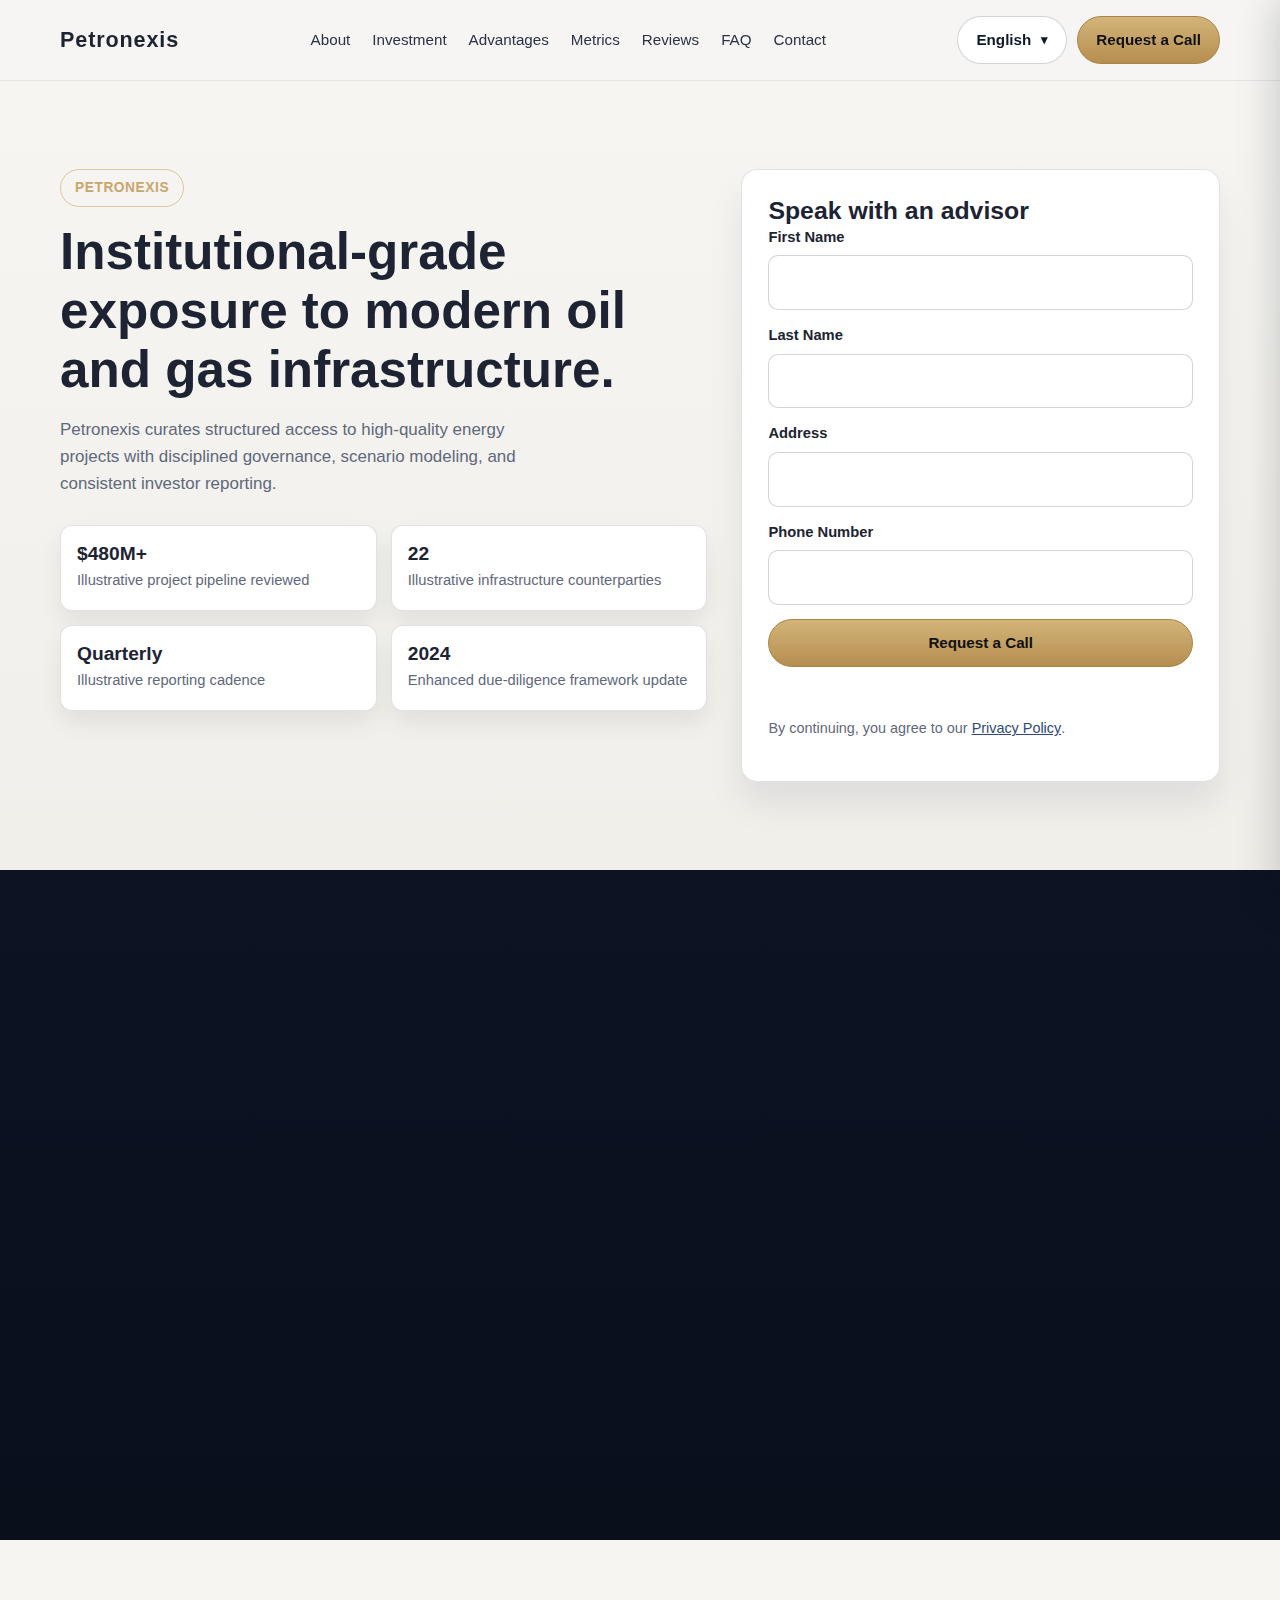
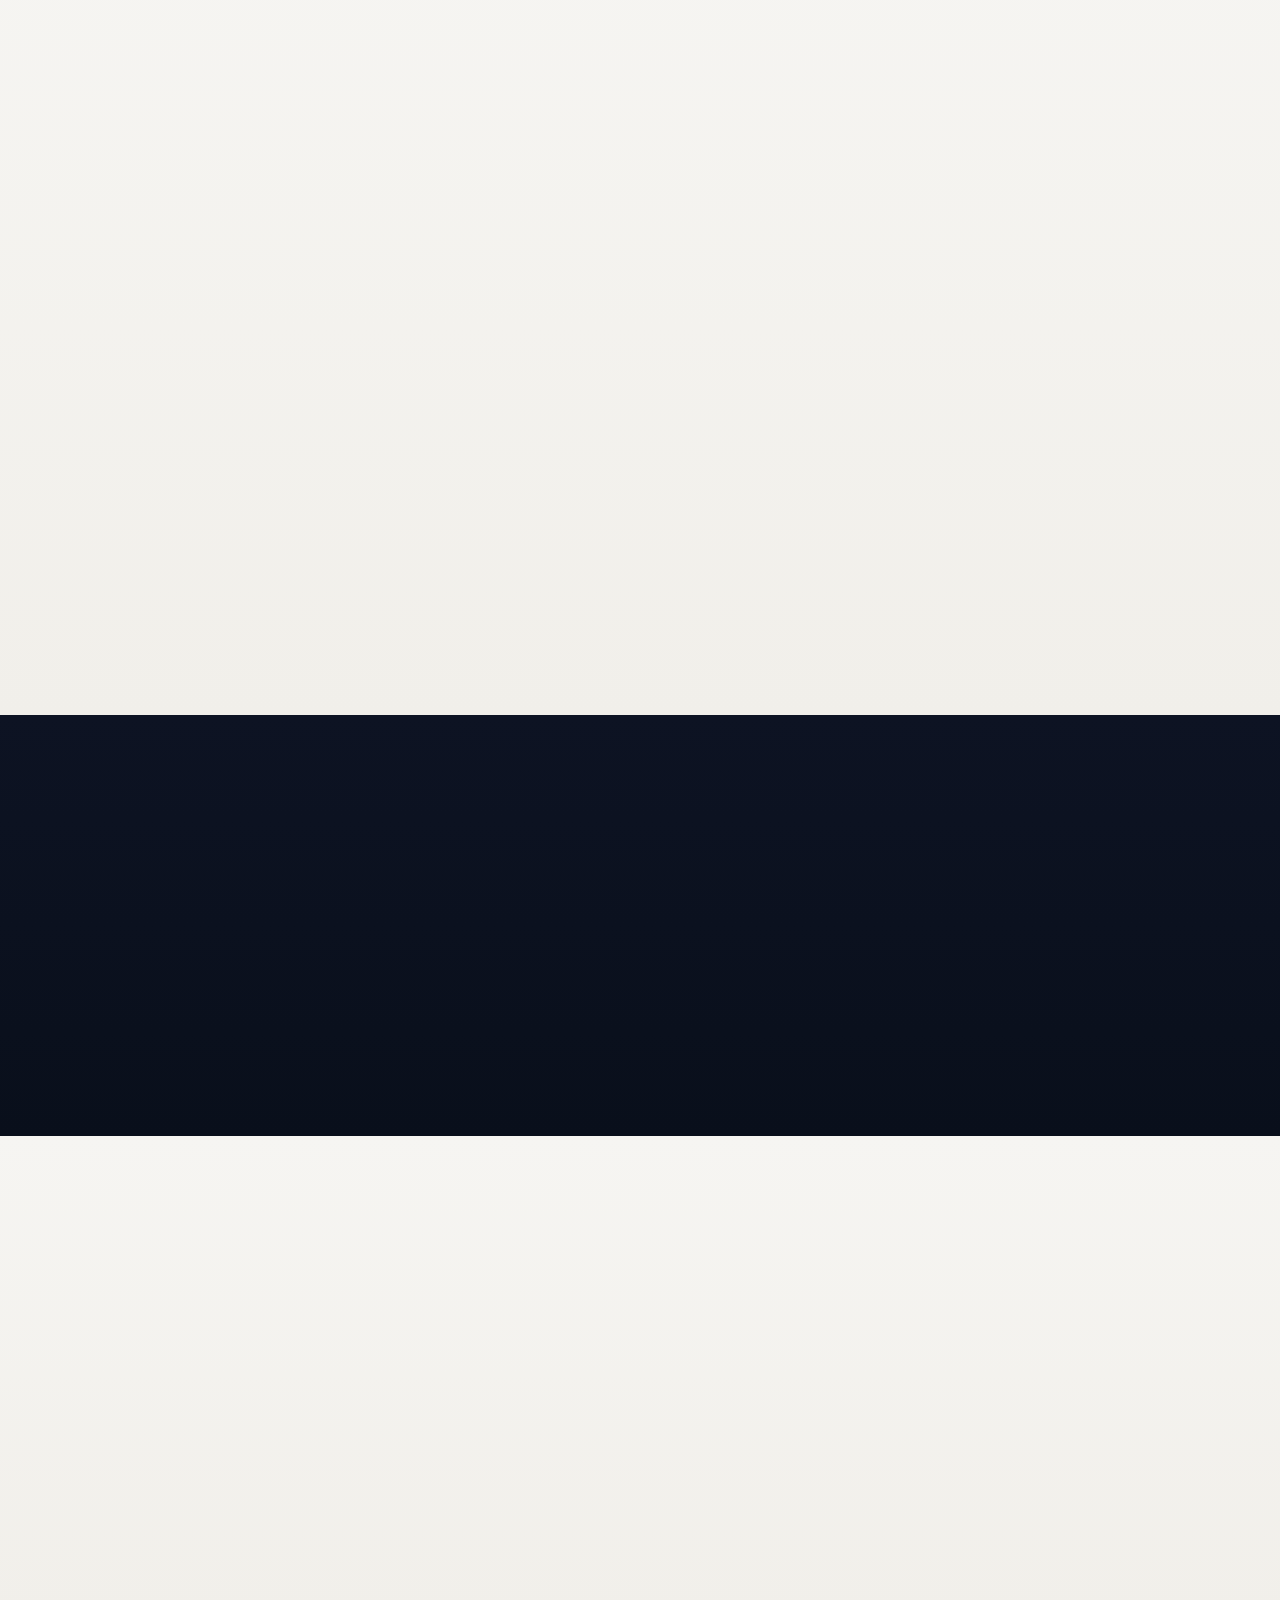
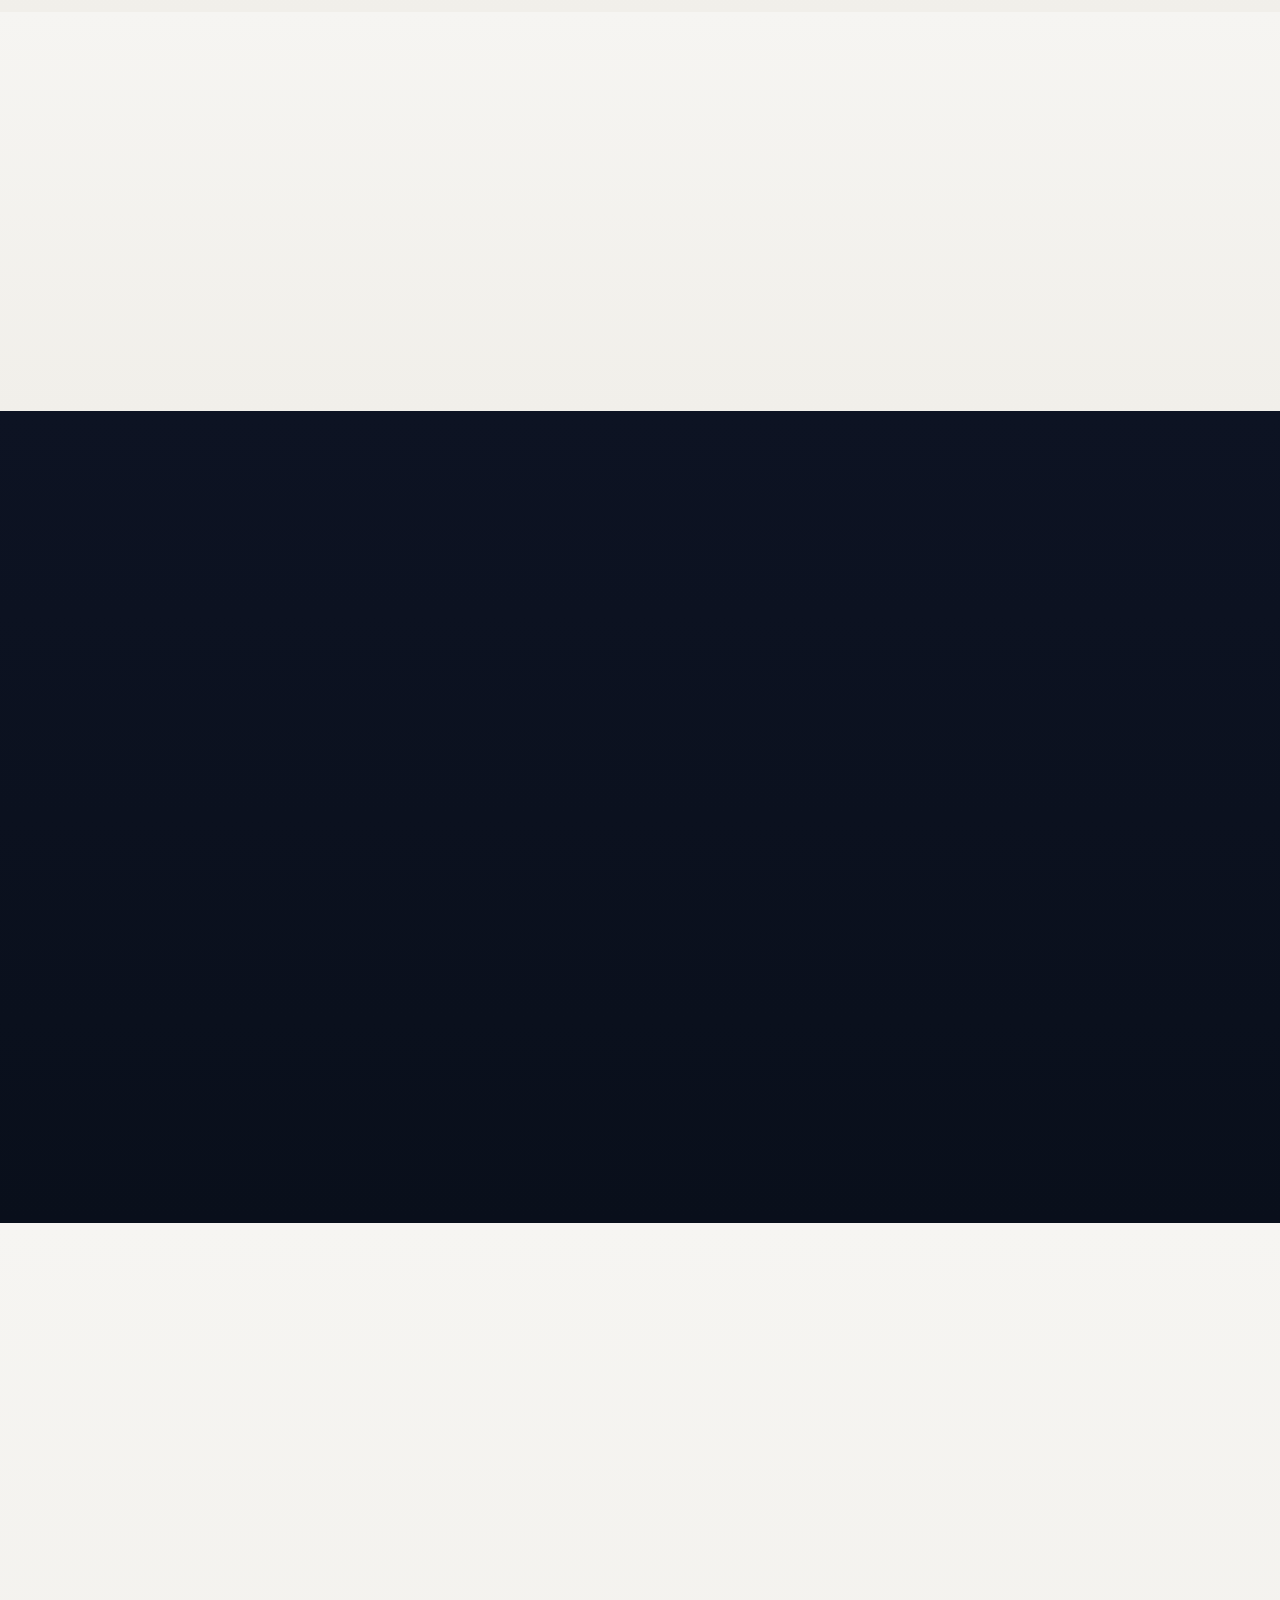
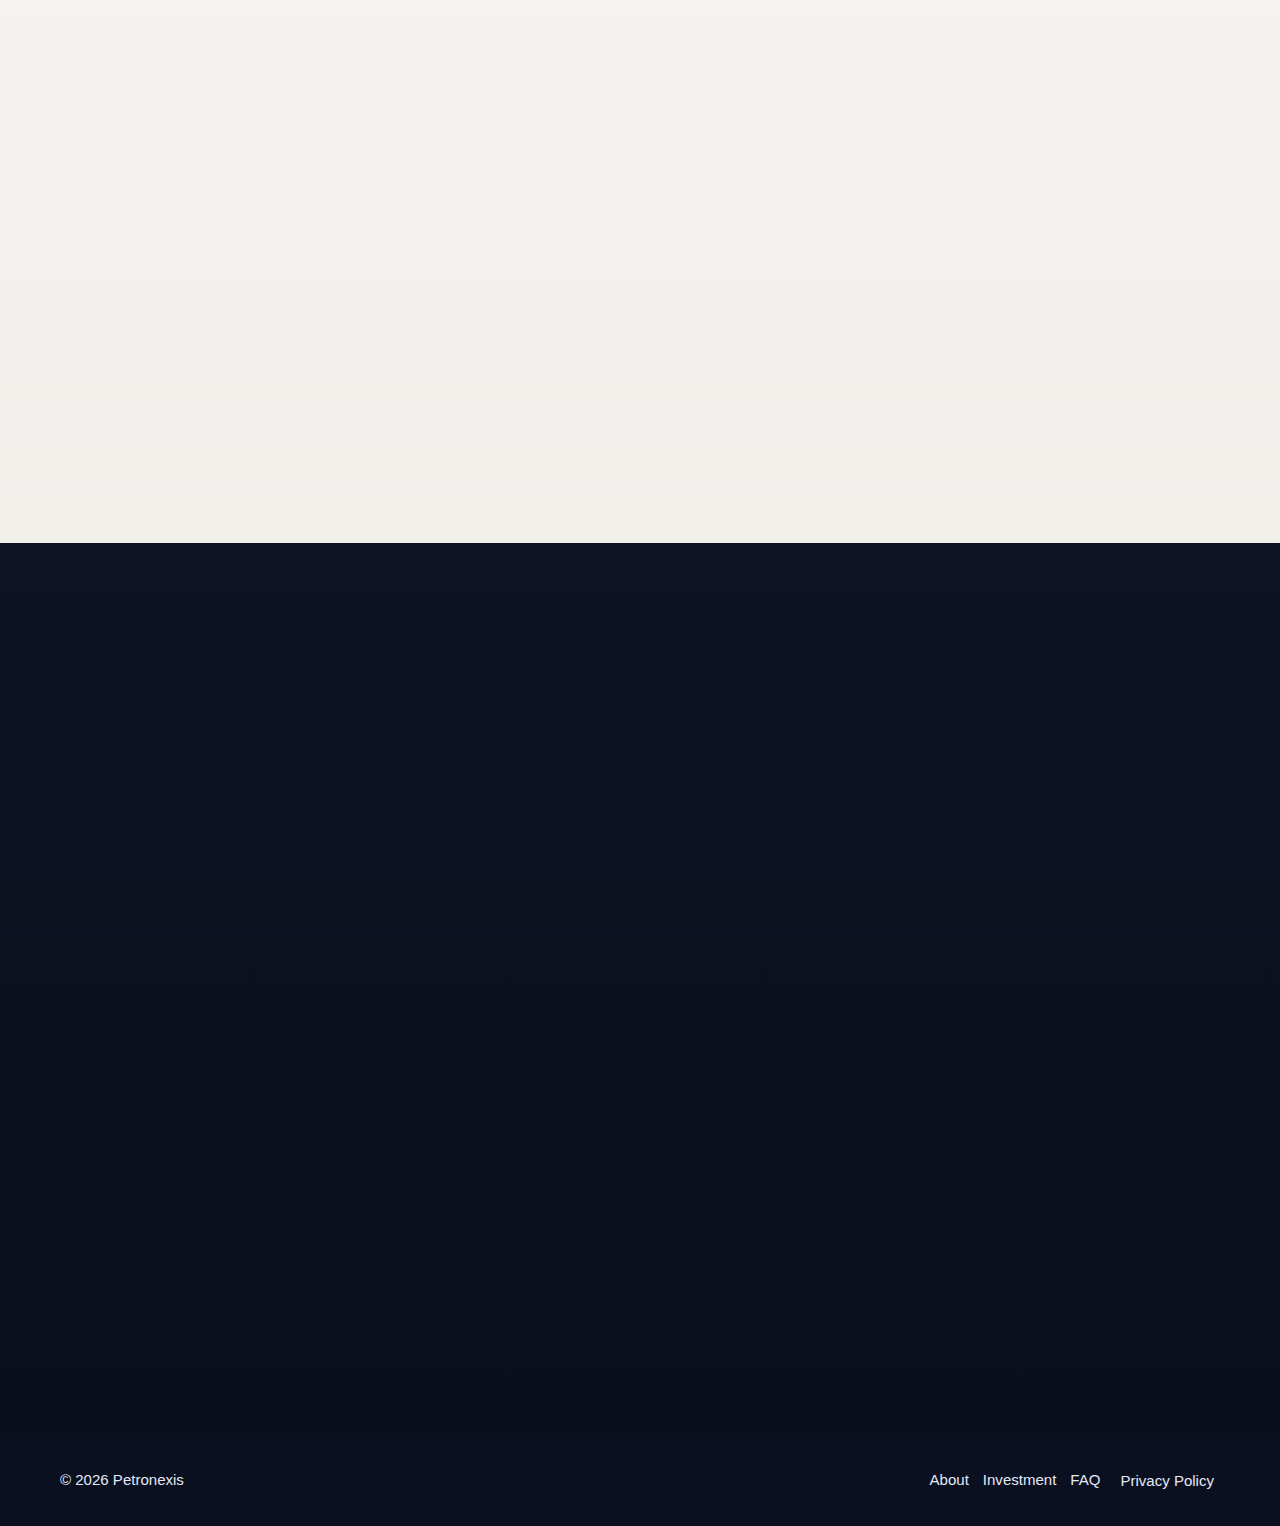
<file: index.html>
<!doctype html>
<html lang="en">
<head>
  <meta charset="UTF-8">
  <meta name="viewport" content="width=device-width, initial-scale=1.0">
  <title>Petronexis | Premium Energy Infrastructure Investment</title>
  <link rel="icon" href="./assets/favicon.svg" type="image/svg+xml">
  <link rel="stylesheet" href="./assets/styles.css">
</head>
<body>
  <header class="site-header">
    <div class="container header-row">
      <a class="brand" href="#top">Petronexis</a>
      <nav class="nav-links" aria-label="Primary">
        <a href="#about">About</a><a href="#investment">Investment</a><a href="#advantages">Advantages</a><a href="#metrics">Metrics</a><a href="#reviews">Reviews</a><a href="#faq">FAQ</a><a href="#contact">Contact</a>
      </nav>
      <div class="header-actions">
        <div class="lang-dropdown" data-lang-dropdown>
          <button class="lang-toggle" type="button" data-lang-toggle>English</button>
          <div class="lang-menu">
            <a href="./index.html" aria-current="page">English</a><a href="./de/index.html">Deutsch</a><a href="./fr/index.html">Français</a><a href="./es/index.html">Español</a><a href="./it/index.html">Italiano</a>
          </div>
        </div>
        <a class="btn btn-primary" href="#contact">Request a Call</a>
      </div>
      <button class="btn mobile-toggle" type="button" data-mobile-open>☰</button>
    </div>
  </header>

  <div class="backdrop" data-mobile-backdrop></div>
  <aside class="mobile-drawer" data-mobile-drawer>
    <button class="icon-btn" type="button" data-mobile-close>✕</button>
    <nav class="mobile-nav" aria-label="Mobile">
      <a href="#about">About</a><a href="#investment">Investment</a><a href="#advantages">Advantages</a><a href="#metrics">Metrics</a><a href="#reviews">Reviews</a><a href="#faq">FAQ</a><a href="#contact">Contact</a>
    </nav>
    <div class="lang-dropdown" data-lang-dropdown>
      <button class="lang-toggle" type="button" data-lang-toggle>English</button>
      <div class="lang-menu">
        <a href="./index.html" aria-current="page">English</a><a href="./de/index.html">Deutsch</a><a href="./fr/index.html">Français</a><a href="./es/index.html">Español</a><a href="./it/index.html">Italiano</a>
      </div>
    </div>
    <p style="margin-top:16px"><a class="btn btn-primary" href="#contact">Request a Call</a></p>
  </aside>

  <main id="top">
    <section id="about" class="section section-light hero">
      <div class="container hero-grid reveal">
        <div>
          <span class="badge-pill">Petronexis</span>
          <h1>Institutional-grade exposure to modern oil and gas infrastructure.</h1>
          <p class="lead">Petronexis curates structured access to high-quality energy projects with disciplined governance, scenario modeling, and consistent investor reporting.</p>
          <div class="trust-grid">
            <article class="trust-card"><strong>$480M+</strong><span>Illustrative project pipeline reviewed</span></article>
            <article class="trust-card"><strong>22</strong><span>Illustrative infrastructure counterparties</span></article>
            <article class="trust-card"><strong>Quarterly</strong><span>Illustrative reporting cadence</span></article>
            <article class="trust-card"><strong>2024</strong><span>Enhanced due-diligence framework update</span></article>
          </div>
        </div>
        <div class="panel panel-light">
          <h2 style="font-size:1.55rem">Speak with an advisor</h2>
          <form class="form-stack" data-demo-form data-demo-message="Demo — submission disabled.">
            <div><label for="f1">First Name</label><input id="f1" name="firstName" autocomplete="given-name" required></div>
            <div><label for="l1">Last Name</label><input id="l1" name="lastName" autocomplete="family-name" required></div>
            <div><label for="a1">Address</label><input id="a1" name="address" autocomplete="street-address" required></div>
            <div><label for="p1">Phone Number</label><input id="p1" name="phone" autocomplete="tel" required></div>
            <button class="btn btn-primary" type="submit">Request a Call</button>
            <div class="form-msg" aria-live="polite"></div>
          </form>
          <p class="notice">By continuing, you agree to our <button type="button" data-open-privacy>Privacy Policy</button>.</p>
        </div>
      </div>
    </section>

    <section id="investment" class="section section-dark">
      <div class="container reveal">
        <h2>Projected Return (Illustrative)</h2>
        <div class="thin-divider"></div>
        <div class="calc-wrap">
          <div class="panel panel-dark">
            <div class="slider-group">

              <div class="slider-head"><label for="investment">Investment Amount</label><span class="slider-value" data-investment-value></span></div>
              <input id="investment" type="range" min="5000" max="250000" step="1000" value="25000">
            </div>
            <div class="slider-group">
              <div class="slider-head"><label for="yield">Expected Annual Yield (%)</label><span class="slider-value" data-yield-value></span></div>
              <input id="yield" type="range" min="4" max="16" step="0.1" value="9.5">
            </div>
            <div class="slider-group">
              <div class="slider-head"><label for="duration">Duration (years)</label><span class="slider-value" data-duration-value></span></div>
              <input id="duration" type="range" min="1" max="10" step="1" value="4">

            </div>
            <label class="assumption"><input id="assumption-toggle" type="checkbox"> Apply conservative stress case</label>
            <p class="disclaimer">Illustrative model only. Not investment advice. Returns are not guaranteed and depend on project performance, market pricing, and execution risk.</p>
          </div>
          <div class="output-box">
            <small>Projected Total Value</small>
            <div class="big-number" data-total></div>
            <div class="kpis">
              <div class="kpi"><strong data-profit></strong><span>Estimated Profit</span></div>
              <div class="kpi"><strong data-gain></strong><span>Gain %</span></div>
            </div>
            <div class="progress"><span data-progress></span></div>
          </div>
        </div>
      </div>
    </section>

    <section id="advantages" class="section section-light">
      <div class="container reveal">
        <h2>Strategic Advantages</h2>
        <div class="thin-divider"></div>
        <div class="cards-grid">
          <article class="premium-card"><div class="icon-circle">01</div><h3>Asset-led screening</h3><p>Projects are filtered through reserve quality, transport access, and operating discipline.</p><div class="mini-line"></div></article>
          <article class="premium-card"><div class="icon-circle">02</div><h3>Structured risk controls</h3><p>Portfolio layering and phased deployment support balanced downside management.</p><div class="mini-line"></div></article>
          <article class="premium-card"><div class="icon-circle">03</div><h3>Independent oversight</h3><p>Third-party technical and legal reviews are integrated before allocation decisions.</p><div class="mini-line"></div></article>
          <article class="premium-card"><div class="icon-circle">04</div><h3>Contract visibility</h3><p>Revenue profile analysis prioritizes long-term offtake confidence.</p><div class="mini-line"></div></article>
          <article class="premium-card"><div class="icon-circle">05</div><h3>Reporting clarity</h3><p>Investors receive concise operational and financial updates each cycle.</p><div class="mini-line"></div></article>
          <article class="premium-card"><div class="icon-circle">06</div><h3>Execution monitoring</h3><p>Milestone tracking aligns partner performance with capital protection goals.</p><div class="mini-line"></div></article>
        </div>
      </div>
    </section>

    <section id="metrics" class="section section-dark">
      <div class="container reveal">
        <h2>Operational Metrics Board</h2>
        <p>All figures below are illustrative for demonstration purposes.</p>
        <div class="metrics-board">
          <article class="metric-tile"><strong data-count-to="12" data-suffix="+">0+</strong><div>Years operating</div><small>illustrative</small></article>
          <article class="metric-tile"><strong data-count-to="340" data-suffix="+">0+</strong><div>Projects reviewed</div><small>illustrative</small></article>
          <article class="metric-tile"><strong data-count-to="22">0</strong><div>Infrastructure partners</div><small>illustrative</small></article>
          <article class="metric-tile"><strong data-count-to="4" data-suffix="/yr">0/yr</strong><div>Reporting cadence</div><small>illustrative</small></article>
        </div>
      </div>
    </section>

    <section class="section section-light">
      <div class="container duo-layout reveal">
        <div>
          <h2>Built for disciplined private capital allocation.</h2>
          <p>Our structure is designed for investors who value transparent process, verified documentation, and measured exposure to real-economy energy assets.</p>
          <div class="callout"><strong>Focused mandate:</strong> selective participation in production-linked and logistics-linked opportunities with traceable reporting routes.</div>
        </div>
        <div>
          <div class="feature-rows">
            <article class="feature-row"><span class="check">✓</span><div><strong>Pre-commitment diligence</strong><br>Technical, legal, and operator checks before onboarding.</div></article>
            <article class="feature-row"><span class="check">✓</span><div><strong>Governance checkpoints</strong><br>Allocation stages tied to milestone validation.</div></article>
            <article class="feature-row"><span class="check">✓</span><div><strong>Investor communication stack</strong><br>Clear dashboards and periodic narrative reports.</div></article>
          </div>
        </div>
      </div>
    </section>

    <section class="section section-light" style="padding-top:0">
      <div class="container reveal">
        <h2>Portfolio Stability Indicators</h2>
        <div class="metric-cards">
          <article class="metric-light"><strong>86%</strong><span>Allocation stability</span></article>
          <article class="metric-light"><strong>78%</strong><span>Contract coverage</span></article>
          <article class="metric-light"><strong>Low–Med</strong><span>Risk band</span></article>
          <article class="metric-light"><strong>120d</strong><span>Liquidity window</span></article>
        </div>
        <div class="bars">
          <div class="bar-row"><span>Allocation stability</span><div class="bar-track"><span style="width:86%"></span></div><span>86%</span></div>
          <div class="bar-row"><span>Contract coverage</span><div class="bar-track"><span style="width:78%"></span></div><span>78%</span></div>
          <div class="bar-row"><span>Risk band positioning</span><div class="bar-track"><span style="width:64%"></span></div><span>64%</span></div>
          <div class="bar-row"><span>Liquidity window score</span><div class="bar-track"><span style="width:71%"></span></div><span>71%</span></div>
        </div>
      </div>
    </section>

    <section id="reviews" class="section section-dark">
      <div class="container reveal">
        <h2>Investor Reviews</h2>
        <div class="reviews">

          <article class="review premium-card"><div class="review-head"><div><strong>Daniel Krauss</strong><br><small>Family Office Principal · Zurich</small></div><span class="tag">Verified Investor</span></div><p>Investor since 2023. Communication is direct and documentation quality is consistent across each reporting cycle.</p></article>
          <article class="review premium-card"><div class="review-head"><div><strong>Helena Ward</strong><br><small>Portfolio Manager · London</small></div><span class="tag">Verified Investor</span></div><p>Investor since 2024. I appreciate the conservative assumptions and the clear mapping of operational risks.</p></article>
          <article class="review premium-card"><div class="review-head"><div><strong>Marco Leoni</strong><br><small>Private Investor · Milan</small></div><span class="tag">Verified Investor</span></div><p>Investor since 2023. The platform avoids hype and keeps focus on measurable project fundamentals.</p></article>
          <article class="review premium-card"><div class="review-head"><div><strong>Claire Moreau</strong><br><small>Entrepreneur · Paris</small></div><span class="tag">Verified Investor</span></div><p>Investor since 2024. The quarterly updates and partner-level context make decisions easier.</p></article>
          <article class="review premium-card"><div class="review-head"><div><strong>Javier Ortega</strong><br><small>Business Owner · Madrid</small></div><span class="tag">Verified Investor</span></div><p>Investor since 2024. Balanced return framing and transparent timelines helped align my expectations.</p></article>
        </div>

      </div>
    </section>

    <section id="faq" class="section section-light">
      <div class="container reveal">
        <h2>Frequently Asked Questions</h2>
        <div class="faq-list">
          <details><summary>What is Petronexis?</summary><p>Petronexis is an illustrative private investment brand focused on curated opportunities across oil, gas, and related infrastructure.</p></details>
          <details><summary>Is capital guaranteed?</summary><p>No. Capital is at risk. Returns depend on project outcomes, commercial terms, and market conditions.</p></details>
          <details><summary>What are the key risks?</summary><p>Main risks include commodity price shifts, operational interruptions, counterparty exposure, and regulatory changes.</p></details>
          <details><summary>What is the minimum allocation?</summary><p>Minimum allocation depends on the opportunity profile. During onboarding, an advisor explains current illustrative thresholds.</p></details>
          <details><summary>How are returns structured?</summary><p>Returns can include cash distributions and value uplift, depending on project stage, contracts, and performance metrics.</p></details>
          <details><summary>What are liquidity and exit terms?</summary><p>Liquidity windows vary by structure. Typical routes include scheduled redemptions or secondary transfer pathways.</p></details>
          <details><summary>How often is reporting provided?</summary><p>Investors typically receive quarterly reporting with operational, financial, and risk summaries.</p></details>
          <details><summary>What is the geographic focus?</summary><p>The illustrative mandate targets selected energy corridors in North America, Europe, and the Mediterranean basin.</p></details>
          <details><summary>How is compliance and oversight handled?</summary><p>Processes include KYC screening, documentation controls, and layered governance review for participating entities.</p></details>
          <details><summary>Who is this intended for?</summary><p>This profile is generally suitable for informed investors seeking measured exposure to energy infrastructure themes.</p></details>
        </div>
      </div>
    </section>

    <section id="contact" class="section section-dark">
      <div class="container reveal" style="max-width:760px">
        <h2>Next steps</h2>
        <p>Share your details and a Petronexis advisor will contact you to discuss mandate fit, risk profile, and timeline.</p>
        <div class="panel panel-dark">
          <form class="form-stack" data-demo-form data-demo-message="Demo — submission disabled.">
            <div><label for="f2">First Name</label><input id="f2" name="firstName" required></div>
            <div><label for="l2">Last Name</label><input id="l2" name="lastName" required></div>
            <div><label for="a2">Address</label><input id="a2" name="address" required></div>
            <div><label for="p2">Phone Number</label><input id="p2" name="phone" required></div>
            <button class="btn btn-primary" type="submit">Request a Call</button>
            <div class="form-msg" aria-live="polite"></div>
          </form>
          <p class="notice" style="color:#ced5e8">Read our <button type="button" data-open-privacy style="color:#d7b987">Privacy Policy</button>.</p>
        </div>
      </div>
    </section>
  </main>

  <footer>
    <div class="container footer-grid">
      <div>© 2026 Petronexis</div>
      <div class="footer-links">
        <a href="#about">About</a><a href="#investment">Investment</a><a href="#faq">FAQ</a><button type="button" data-open-privacy style="background:none;border:0;color:inherit;cursor:pointer">Privacy Policy</button>
      </div>
    </div>
  </footer>

  <div class="backdrop" data-modal-backdrop></div>
  <div class="modal" data-privacy-modal>
    <div class="modal-head"><h2 style="font-size:1.5rem">Privacy Policy</h2><button class="icon-btn" type="button" data-close-privacy>✕</button></div>

    <p>Petronexis processes contact details solely to respond to inquiries, provide onboarding communication, and deliver investor-related updates requested by you. We apply procedural safeguards to prevent unauthorized access.</p>
    <p>Your information may include name, address, phone number, and interaction notes. Data is retained only for a reasonable period tied to communication, compliance obligations, or account follow-up requirements.</p>
    <p>You may request access, correction, or deletion of your personal data where applicable by contacting our support channel. Illustrative website forms do not execute real transactions and are for demonstration only.</p>
    <p>By using this site, you acknowledge that no guarantee of return is offered and that any investment-related content is informational and subject to jurisdictional restrictions.</p>

    <p><button class="btn" type="button" data-close-privacy>Close</button></p>
  </div>

  <script src="./assets/main.js"></script>
</body>
</html>
</file>
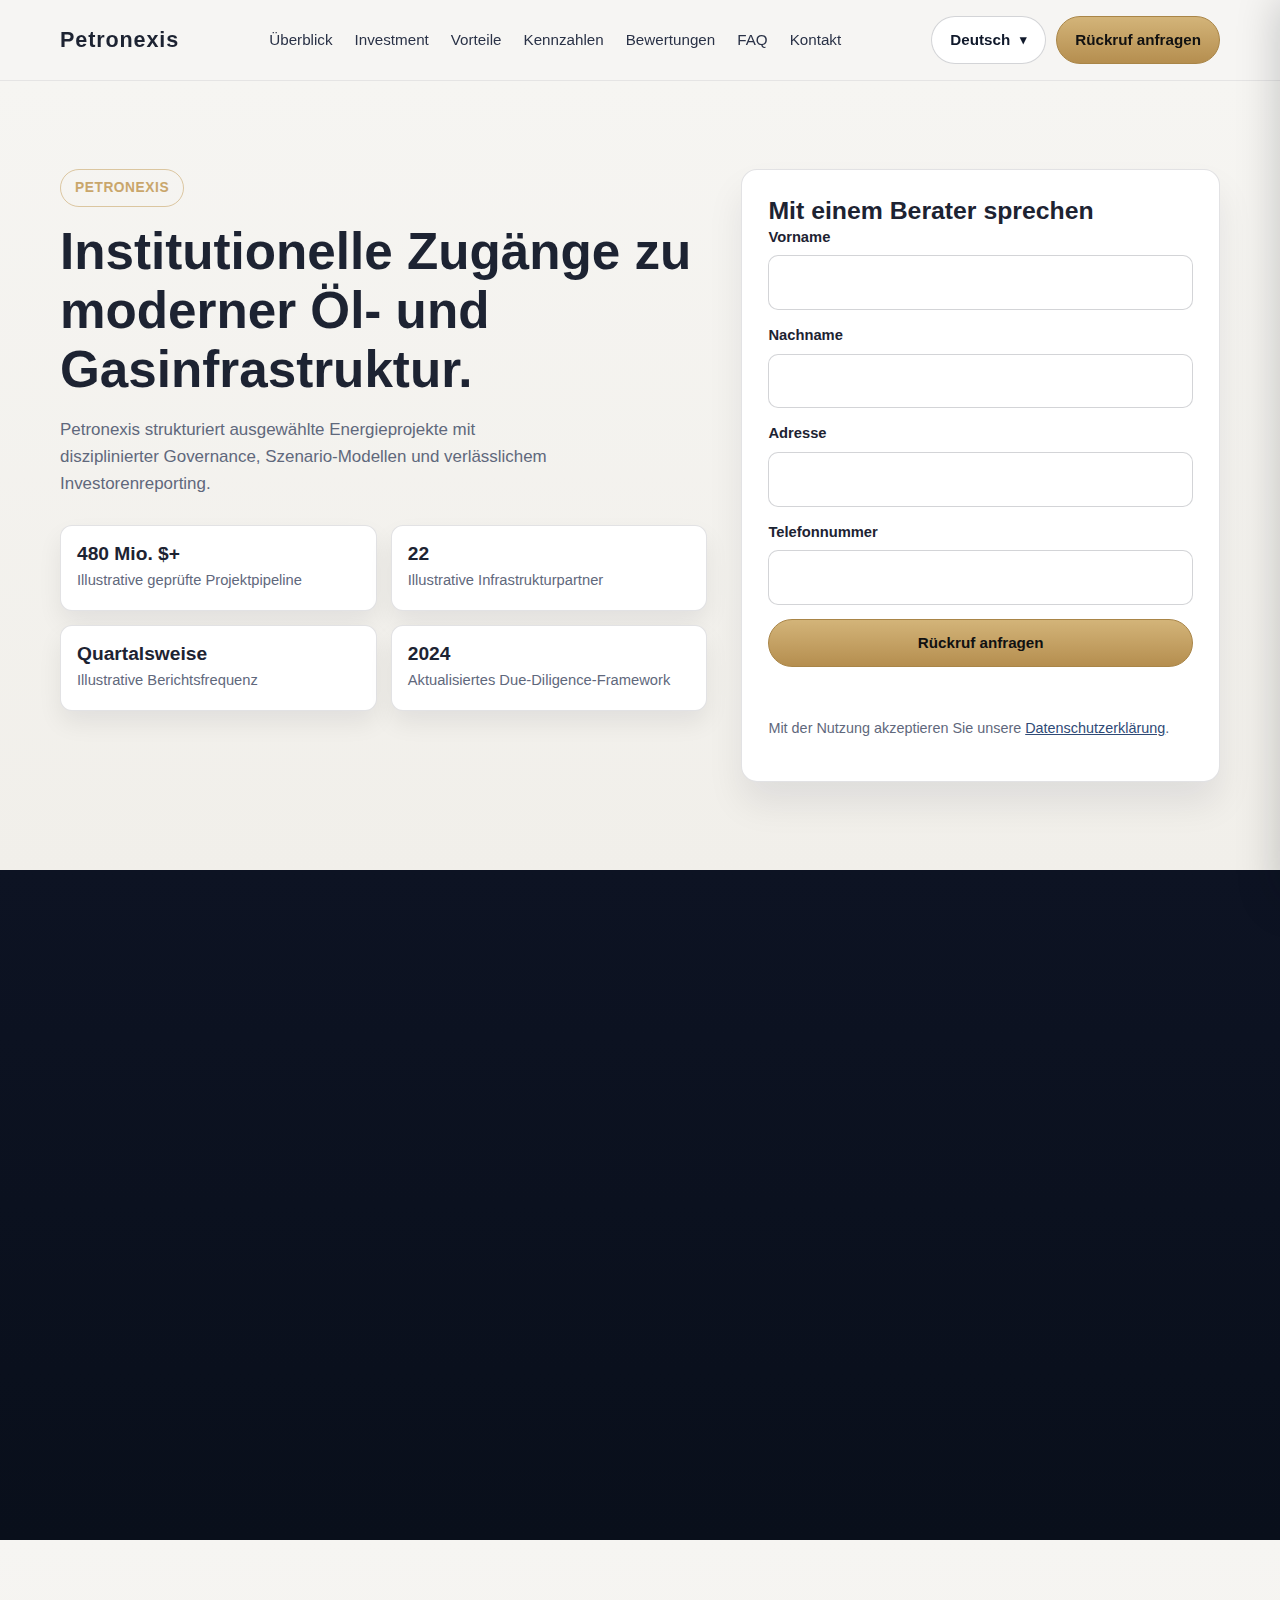
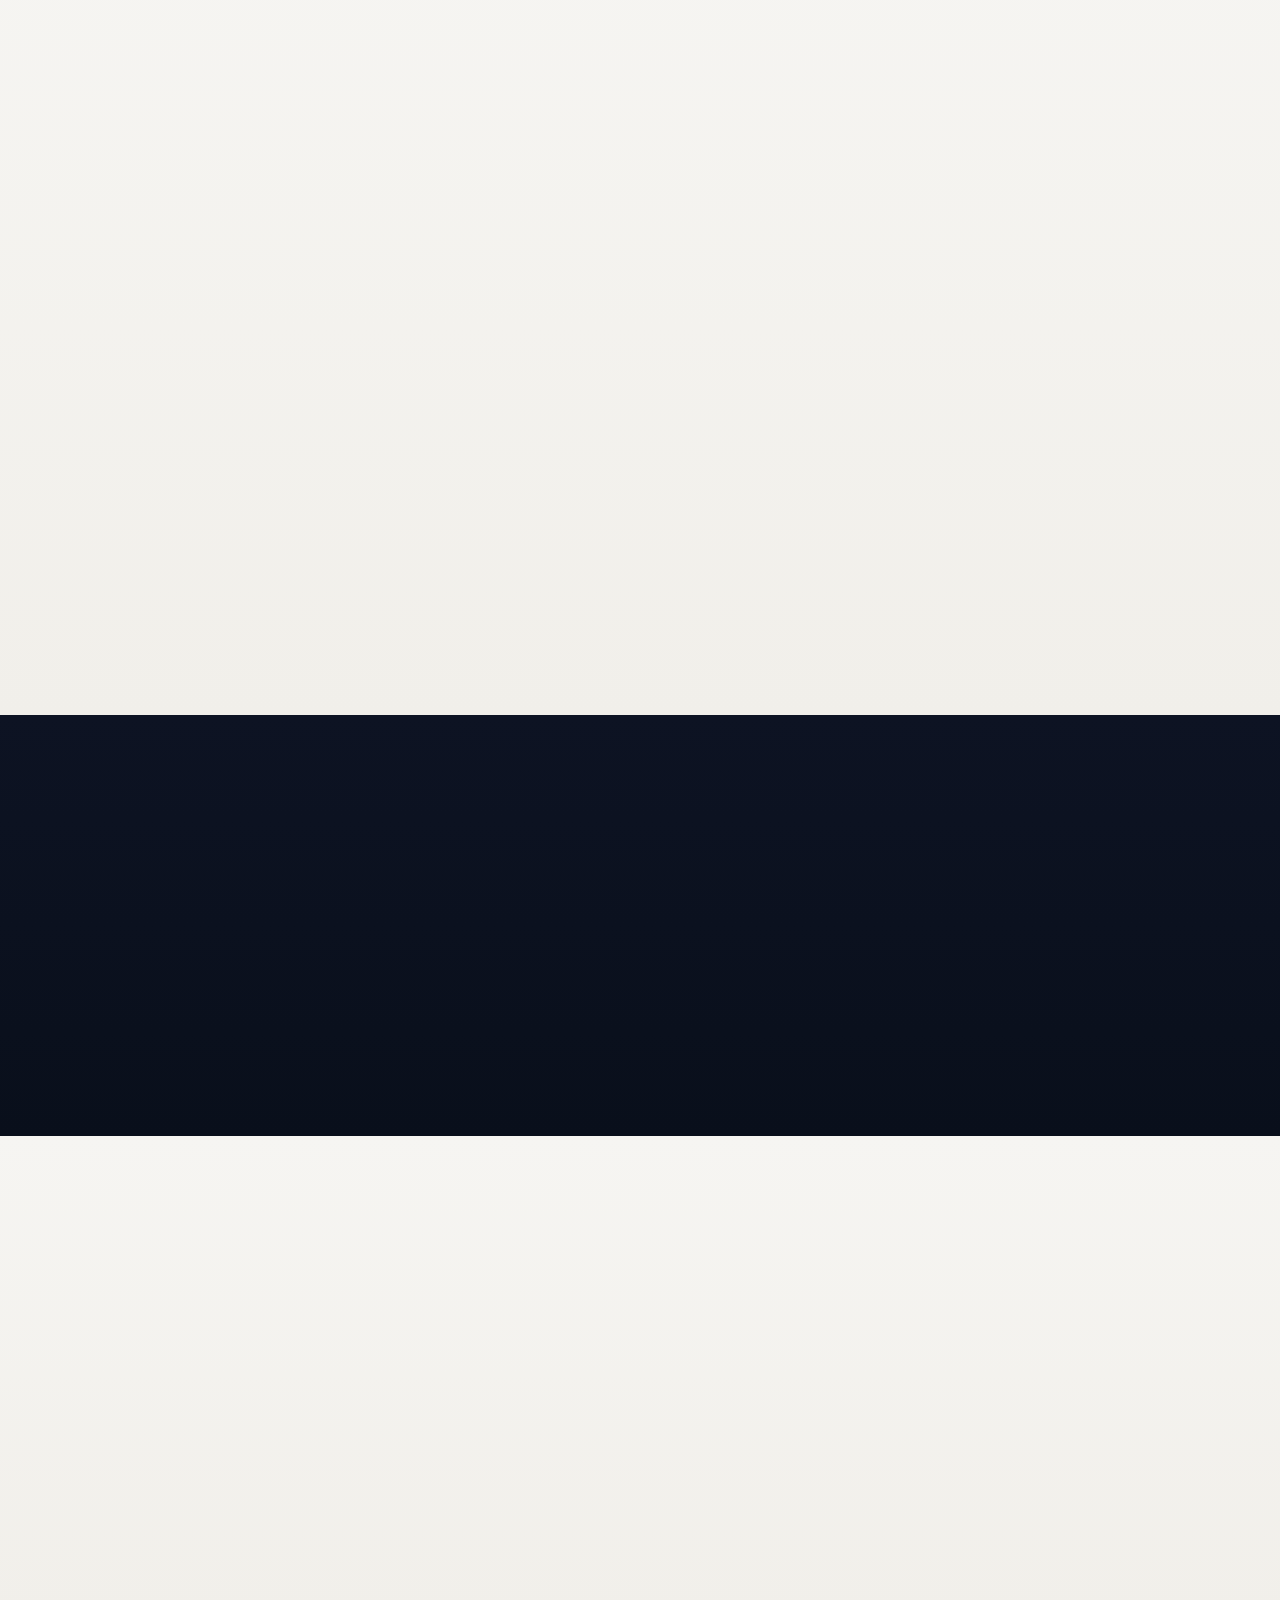
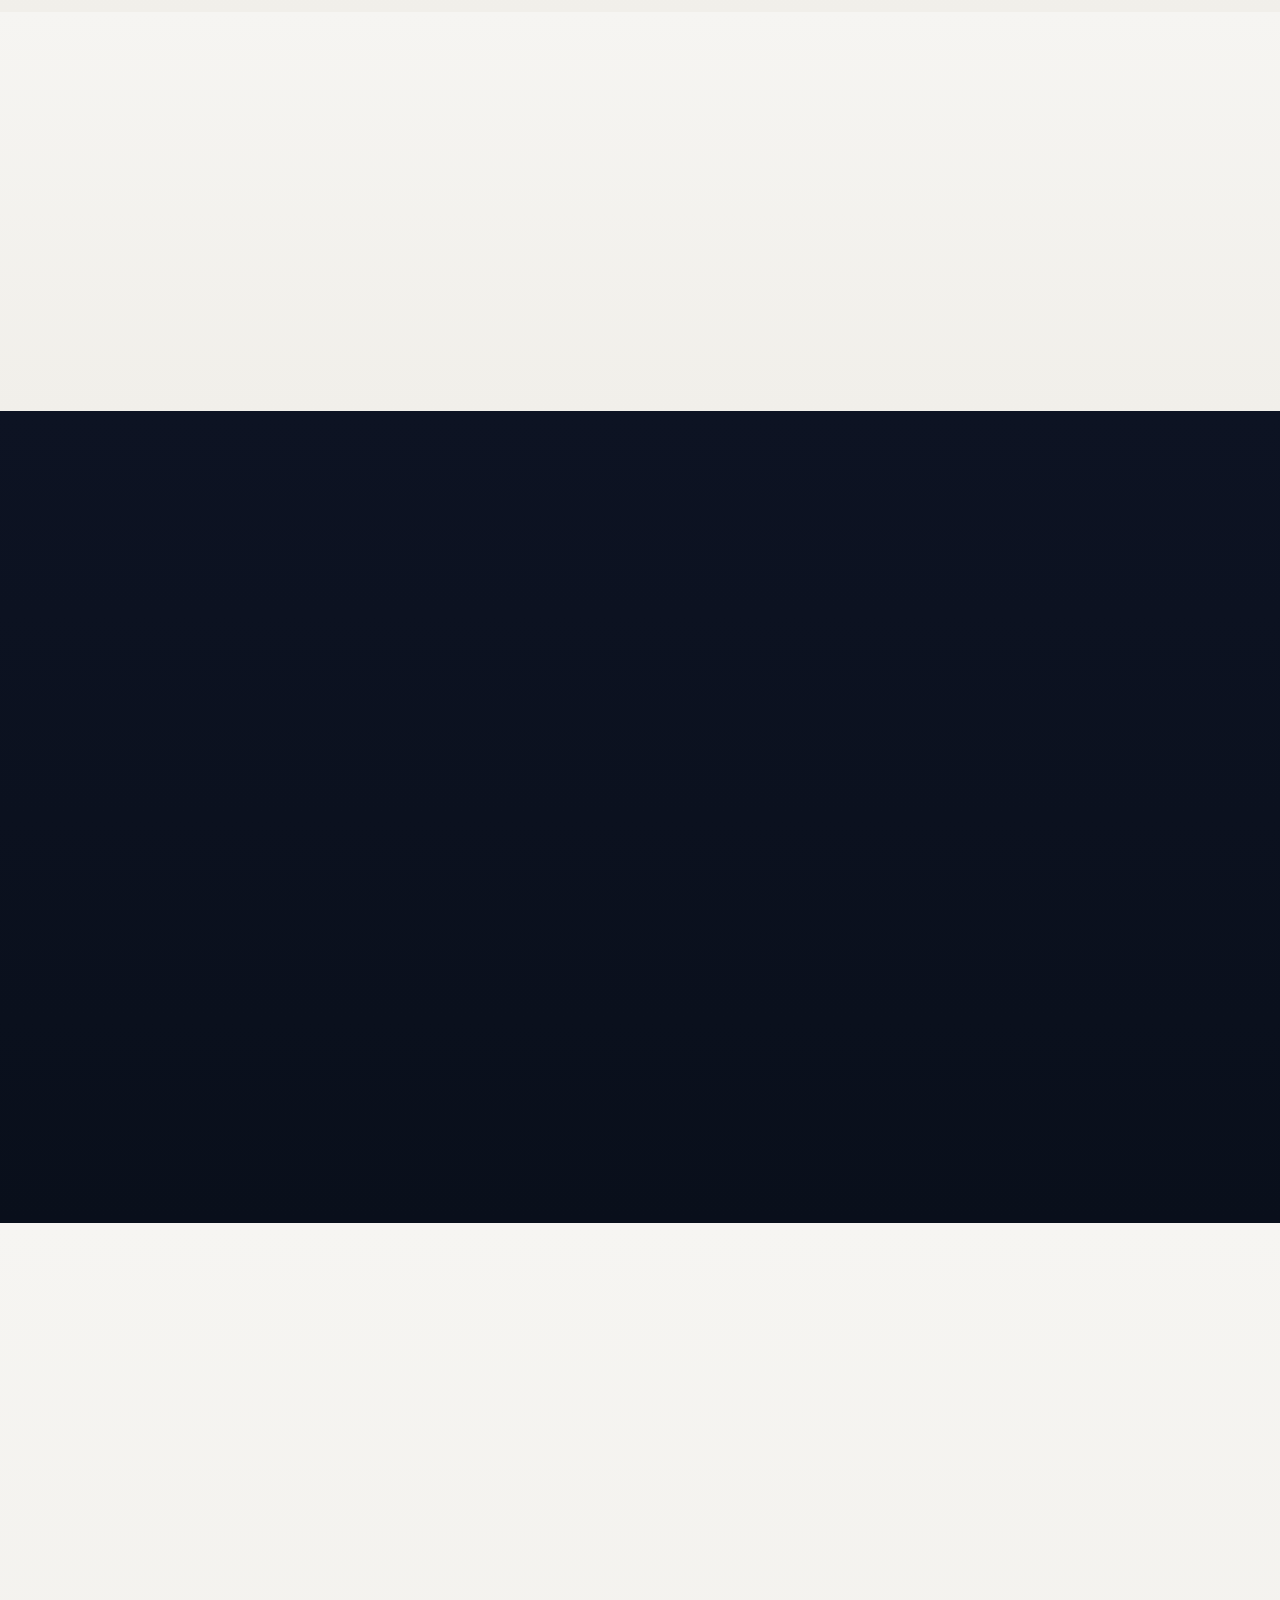
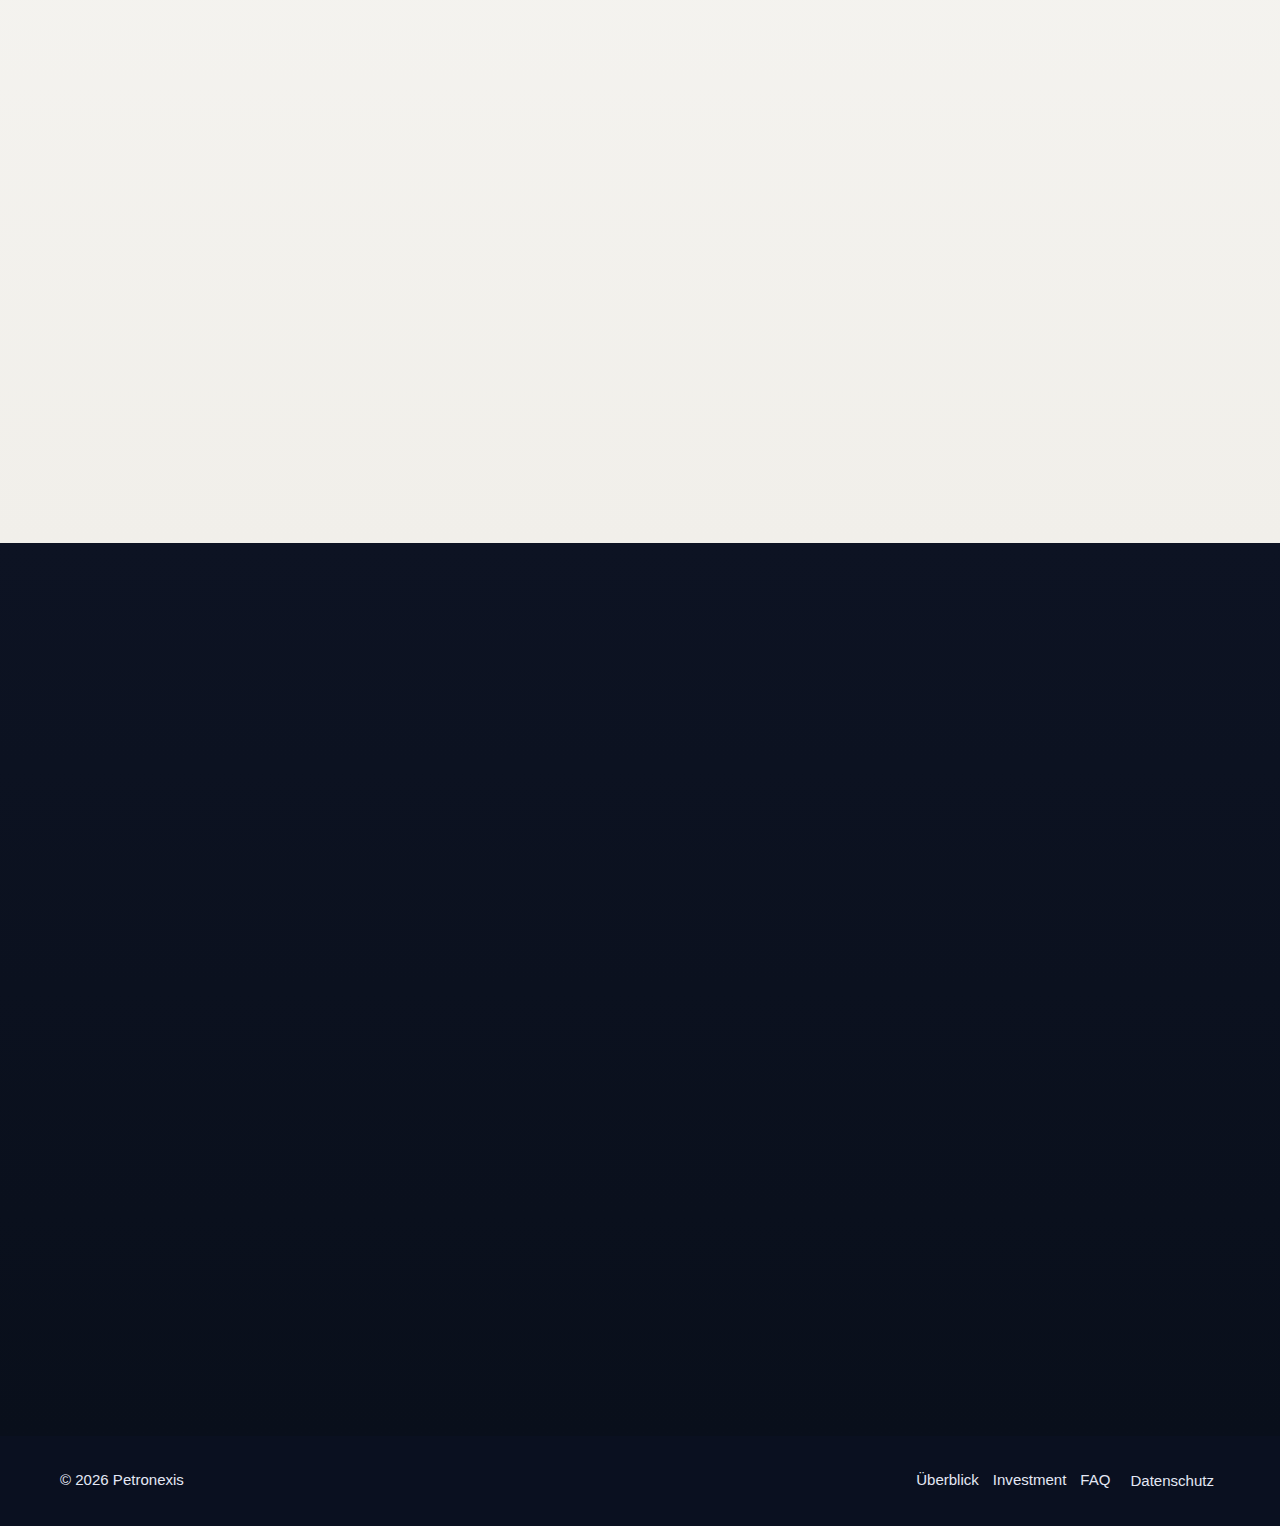
<file: de/index.html>
<!doctype html>
<html lang="de">
<head>
  <meta charset="UTF-8"><meta name="viewport" content="width=device-width, initial-scale=1.0">
  <title>Petronexis | Premium-Investments in Energieinfrastruktur</title>
  <link rel="icon" href="../assets/favicon.svg" type="image/svg+xml"><link rel="stylesheet" href="../assets/styles.css">
</head>
<body>
<header class="site-header"><div class="container header-row"><a class="brand" href="#top">Petronexis</a><nav class="nav-links"><a href="#about">Überblick</a><a href="#investment">Investment</a><a href="#advantages">Vorteile</a><a href="#metrics">Kennzahlen</a><a href="#reviews">Bewertungen</a><a href="#faq">FAQ</a><a href="#contact">Kontakt</a></nav><div class="header-actions"><div class="lang-dropdown" data-lang-dropdown><button class="lang-toggle" type="button" data-lang-toggle>Deutsch</button><div class="lang-menu"><a href="../index.html">English</a><a href="../de/index.html" aria-current="page">Deutsch</a><a href="../fr/index.html">Français</a><a href="../es/index.html">Español</a><a href="../it/index.html">Italiano</a></div></div><a class="btn btn-primary" href="#contact">Rückruf anfragen</a></div><button class="btn mobile-toggle" type="button" data-mobile-open>☰</button></div></header>
<div class="backdrop" data-mobile-backdrop></div><aside class="mobile-drawer" data-mobile-drawer><button class="icon-btn" type="button" data-mobile-close>✕</button><nav class="mobile-nav"><a href="#about">Überblick</a><a href="#investment">Investment</a><a href="#advantages">Vorteile</a><a href="#metrics">Kennzahlen</a><a href="#reviews">Bewertungen</a><a href="#faq">FAQ</a><a href="#contact">Kontakt</a></nav><div class="lang-dropdown" data-lang-dropdown><button class="lang-toggle" type="button" data-lang-toggle>Deutsch</button><div class="lang-menu"><a href="../index.html">English</a><a href="../de/index.html" aria-current="page">Deutsch</a><a href="../fr/index.html">Français</a><a href="../es/index.html">Español</a><a href="../it/index.html">Italiano</a></div></div><p style="margin-top:16px"><a class="btn btn-primary" href="#contact">Rückruf anfragen</a></p></aside>
<main id="top">
<section id="about" class="section section-light hero"><div class="container hero-grid reveal"><div><span class="badge-pill">Petronexis</span><h1>Institutionelle Zugänge zu moderner Öl- und Gasinfrastruktur.</h1><p class="lead">Petronexis strukturiert ausgewählte Energieprojekte mit disziplinierter Governance, Szenario-Modellen und verlässlichem Investorenreporting.</p><div class="trust-grid"><article class="trust-card"><strong>480 Mio. $+</strong><span>Illustrative geprüfte Projektpipeline</span></article><article class="trust-card"><strong>22</strong><span>Illustrative Infrastrukturpartner</span></article><article class="trust-card"><strong>Quartalsweise</strong><span>Illustrative Berichtsfrequenz</span></article><article class="trust-card"><strong>2024</strong><span>Aktualisiertes Due-Diligence-Framework</span></article></div></div><div class="panel panel-light"><h2 style="font-size:1.55rem">Mit einem Berater sprechen</h2><form class="form-stack" data-demo-form data-demo-message="Demo — Versand deaktiviert."><div><label for="f1">Vorname</label><input id="f1" required></div><div><label for="l1">Nachname</label><input id="l1" required></div><div><label for="a1">Adresse</label><input id="a1" required></div><div><label for="p1">Telefonnummer</label><input id="p1" required></div><button class="btn btn-primary" type="submit">Rückruf anfragen</button><div class="form-msg" aria-live="polite"></div></form><p class="notice">Mit der Nutzung akzeptieren Sie unsere <button type="button" data-open-privacy>Datenschutzerklärung</button>.</p></div></div></section>

<section id="investment" class="section section-dark"><div class="container reveal"><h2>Prognostizierte Rendite (Illustrativ)</h2><div class="thin-divider"></div><div class="calc-wrap"><div class="panel panel-dark"><div class="slider-group"><div class="slider-head"><label for="investment">Anlagebetrag</label><span class="slider-value" data-investment-value></span></div><input id="investment" type="range" min="5000" max="250000" step="1000" value="25000"></div><div class="slider-group"><div class="slider-head"><label for="yield">Erwartete Jahresrendite (%)</label><span class="slider-value" data-yield-value></span></div><input id="yield" type="range" min="4" max="16" step="0.1" value="9.5"></div><div class="slider-group"><div class="slider-head"><label for="duration">Laufzeit (Jahre)</label><span class="slider-value" data-duration-value></span></div><input id="duration" type="range" min="1" max="10" step="1" value="4"></div><label class="assumption"><input id="assumption-toggle" type="checkbox"> Konservatives Stressszenario anwenden</label><p class="disclaimer">Nur ein Illustrationsmodell. Keine Anlageberatung. Renditen sind nicht garantiert und hängen von Projektleistung, Marktlage und Umsetzungsrisiken ab.</p></div><div class="output-box"><small>Prognostizierter Gesamtwert</small><div class="big-number" data-total></div><div class="kpis"><div class="kpi"><strong data-profit></strong><span>Geschätzter Gewinn</span></div><div class="kpi"><strong data-gain></strong><span>Gewinn %</span></div></div><div class="progress"><span data-progress></span></div></div></div></div></section>

<section id="advantages" class="section section-light"><div class="container reveal"><h2>Strategische Vorteile</h2><div class="thin-divider"></div><div class="cards-grid"><article class="premium-card"><div class="icon-circle">01</div><h3>Asset-basiertes Screening</h3><p>Projekte werden nach Reservenqualität, Transportzugang und Betriebsdisziplin gefiltert.</p><div class="mini-line"></div></article><article class="premium-card"><div class="icon-circle">02</div><h3>Strukturierte Risikokontrolle</h3><p>Portfoliostaffelung und phasenweiser Kapitaleinsatz stabilisieren die Downside-Steuerung.</p><div class="mini-line"></div></article><article class="premium-card"><div class="icon-circle">03</div><h3>Unabhängige Prüfung</h3><p>Technische und rechtliche Drittgutachten fließen vor Allokationsentscheidungen ein.</p><div class="mini-line"></div></article><article class="premium-card"><div class="icon-circle">04</div><h3>Vertragsklarheit</h3><p>Erlösprofile werden mit Fokus auf langfristige Abnahmeverträge bewertet.</p><div class="mini-line"></div></article><article class="premium-card"><div class="icon-circle">05</div><h3>Transparente Reports</h3><p>Investoren erhalten prägnante operative und finanzielle Updates je Zyklus.</p><div class="mini-line"></div></article><article class="premium-card"><div class="icon-circle">06</div><h3>Umsetzungsmonitoring</h3><p>Meilensteintracking verbindet Partnerleistung mit Kapitalschutz-Zielen.</p><div class="mini-line"></div></article></div></div></section>
<section id="metrics" class="section section-dark"><div class="container reveal"><h2>Operatives Kennzahlenboard</h2><p>Alle folgenden Werte sind illustrativ und dienen nur der Darstellung.</p><div class="metrics-board"><article class="metric-tile"><strong data-count-to="12" data-suffix="+">0+</strong><div>Jahre am Markt</div><small>illustrativ</small></article><article class="metric-tile"><strong data-count-to="340" data-suffix="+">0+</strong><div>Geprüfte Projekte</div><small>illustrativ</small></article><article class="metric-tile"><strong data-count-to="22">0</strong><div>Infrastrukturpartner</div><small>illustrativ</small></article><article class="metric-tile"><strong data-count-to="4" data-suffix="/J">0/J</strong><div>Berichtsfrequenz</div><small>illustrativ</small></article></div></div></section>
<section class="section section-light"><div class="container duo-layout reveal"><div><h2>Konzipiert für disziplinierte Private-Capital-Allokation.</h2><p>Unser Aufbau richtet sich an Investoren, die nachvollziehbare Prozesse, verifizierte Unterlagen und kontrollierte Exponierung zu Energieanlagen erwarten.</p><div class="callout"><strong>Fokussiertes Mandat:</strong> selektive Beteiligung an produktions- und logistiknahen Chancen mit nachvollziehbaren Reportingpfaden.</div></div><div><div class="feature-rows"><article class="feature-row"><span class="check">✓</span><div><strong>Prüfung vor Zusage</strong><br>Technische, rechtliche und operative Kontrolle vor Aufnahme.</div></article><article class="feature-row"><span class="check">✓</span><div><strong>Governance-Kontrollpunkte</strong><br>Allokationsstufen sind an validierte Meilensteine gekoppelt.</div></article><article class="feature-row"><span class="check">✓</span><div><strong>Kommunikations-Setup</strong><br>Klare Dashboards und periodische Berichte für Investoren.</div></article></div></div></div></section>
<section class="section section-light" style="padding-top:0"><div class="container reveal"><h2>Indikatoren der Portfoliostabilität</h2><div class="metric-cards"><article class="metric-light"><strong>86%</strong><span>Allokationsstabilität</span></article><article class="metric-light"><strong>78%</strong><span>Vertragsabdeckung</span></article><article class="metric-light"><strong>Niedrig–Mittel</strong><span>Risikoband</span></article><article class="metric-light"><strong>120 T</strong><span>Liquiditätsfenster</span></article></div><div class="bars"><div class="bar-row"><span>Allokationsstabilität</span><div class="bar-track"><span style="width:86%"></span></div><span>86%</span></div><div class="bar-row"><span>Vertragsabdeckung</span><div class="bar-track"><span style="width:78%"></span></div><span>78%</span></div><div class="bar-row"><span>Position im Risikoband</span><div class="bar-track"><span style="width:64%"></span></div><span>64%</span></div><div class="bar-row"><span>Liquiditätsfenster-Score</span><div class="bar-track"><span style="width:71%"></span></div><span>71%</span></div></div></div></section>

<section id="reviews" class="section section-dark"><div class="container reveal"><h2>Investorenbewertungen</h2><div class="reviews"><article class="review premium-card"><div class="review-head"><div><strong>Daniel Krauss</strong><br><small>Family-Office-Prinzipal · Zürich</small></div><span class="tag">Verifizierter Investor</span></div><p>Investor seit 2023. Die Kommunikation ist direkt und die Unterlagen bleiben über alle Berichtszyklen konstant hochwertig.</p></article><article class="review premium-card"><div class="review-head"><div><strong>Helena Ward</strong><br><small>Portfoliomanagerin · London</small></div><span class="tag">Verifizierter Investor</span></div><p>Investorin seit 2024. Ich schätze die konservativen Annahmen und die klare Risikodarstellung.</p></article><article class="review premium-card"><div class="review-head"><div><strong>Marco Leoni</strong><br><small>Privatinvestor · Mailand</small></div><span class="tag">Verifizierter Investor</span></div><p>Investor seit 2023. Die Plattform vermeidet Hype und konzentriert sich auf messbare Projektdaten.</p></article><article class="review premium-card"><div class="review-head"><div><strong>Claire Moreau</strong><br><small>Unternehmerin · Paris</small></div><span class="tag">Verifizierter Investor</span></div><p>Investorin seit 2024. Quartalsupdates und Partnerkontext machen Entscheidungen deutlich einfacher.</p></article><article class="review premium-card"><div class="review-head"><div><strong>Javier Ortega</strong><br><small>Geschäftsinhaber · Madrid</small></div><span class="tag">Verifizierter Investor</span></div><p>Investor seit 2024. Ausgewogene Renditeeinordnung und transparente Zeitpläne passen zu meinen Erwartungen.</p></article></div></div></section>

<section id="faq" class="section section-light"><div class="container reveal"><h2>Häufig gestellte Fragen</h2><div class="faq-list"><details><summary>Was ist Petronexis?</summary><p>Petronexis ist eine illustrative Private-Investment-Marke für ausgewählte Chancen in Öl, Gas und zugehöriger Infrastruktur.</p></details><details><summary>Ist das Kapital garantiert?</summary><p>Nein. Kapital ist risikobehaftet. Renditen hängen von Projektergebnissen, Vertragsstruktur und Marktlage ab.</p></details><details><summary>Welche zentralen Risiken bestehen?</summary><p>Wesentliche Risiken sind Rohstoffpreisbewegungen, operative Unterbrechungen, Gegenparteirisiken und regulatorische Änderungen.</p></details><details><summary>Wie hoch ist die Mindestallokation?</summary><p>Die Mindestallokation hängt vom jeweiligen Chancenprofil ab. Im Onboarding erläutert ein Berater die aktuellen illustrativen Schwellen.</p></details><details><summary>Wie werden Renditen strukturiert?</summary><p>Renditen können aus Ausschüttungen und Wertsteigerung bestehen, abhängig von Projektphase, Verträgen und Leistungskennzahlen.</p></details><details><summary>Wie sind Liquidität und Exit geregelt?</summary><p>Liquiditätsfenster variieren je Struktur. Typische Wege sind geplante Rücknahmen oder sekundäre Übertragungsoptionen.</p></details><details><summary>Wie häufig erfolgt das Reporting?</summary><p>Üblicherweise erhalten Investoren quartalsweise Berichte mit operativen, finanziellen und risikobezogenen Zusammenfassungen.</p></details><details><summary>Wo liegt der geografische Fokus?</summary><p>Das illustrative Mandat konzentriert sich auf ausgewählte Energiekorridore in Nordamerika, Europa und dem Mittelmeerraum.</p></details><details><summary>Wie werden Compliance und Aufsicht umgesetzt?</summary><p>Prozesse umfassen KYC-Prüfung, Dokumentationskontrollen und mehrstufige Governance-Reviews der beteiligten Einheiten.</p></details><details><summary>Für wen ist dieses Profil geeignet?</summary><p>Grundsätzlich für informierte Investoren, die eine kontrollierte Exponierung zu Energieinfrastruktur suchen.</p></details></div></div></section>
<section id="contact" class="section section-dark"><div class="container reveal" style="max-width:760px"><h2>Nächste Schritte</h2><p>Teilen Sie Ihre Angaben, und ein Petronexis-Berater meldet sich zur Besprechung von Mandatsfit, Risikoprofil und Zeitrahmen.</p><div class="panel panel-dark"><form class="form-stack" data-demo-form data-demo-message="Demo — Versand deaktiviert."><div><label for="f2">Vorname</label><input id="f2" required></div><div><label for="l2">Nachname</label><input id="l2" required></div><div><label for="a2">Adresse</label><input id="a2" required></div><div><label for="p2">Telefonnummer</label><input id="p2" required></div><button class="btn btn-primary" type="submit">Rückruf anfragen</button><div class="form-msg" aria-live="polite"></div></form><p class="notice" style="color:#ced5e8">Lesen Sie unsere <button type="button" data-open-privacy style="color:#d7b987">Datenschutzerklärung</button>.</p></div></div></section>
</main>
<footer><div class="container footer-grid"><div>© 2026 Petronexis</div><div class="footer-links"><a href="#about">Überblick</a><a href="#investment">Investment</a><a href="#faq">FAQ</a><button type="button" data-open-privacy style="background:none;border:0;color:inherit;cursor:pointer">Datenschutz</button></div></div></footer>

<div class="backdrop" data-modal-backdrop></div><div class="modal" data-privacy-modal><div class="modal-head"><h2 style="font-size:1.5rem">Datenschutzerklärung</h2><button class="icon-btn" type="button" data-close-privacy>✕</button></div><p>Petronexis verarbeitet Kontaktdaten ausschließlich zur Beantwortung von Anfragen, für Onboarding-Kommunikation und für gewünschte investorenbezogene Updates. Zum Schutz vor unbefugtem Zugriff gelten organisatorische Sicherheitsmaßnahmen.</p><p>Verarbeitet werden können Name, Adresse, Telefonnummer und Kommunikationsnotizen. Daten werden nur so lange gespeichert, wie es für Kommunikation, Compliance-Pflichten oder Nachverfolgung erforderlich ist.</p><p>Soweit anwendbar können Sie Auskunft, Berichtigung oder Löschung Ihrer personenbezogenen Daten anfordern. Die Formulare auf dieser Website dienen ausschließlich Demonstrationszwecken und führen keine realen Transaktionen aus.</p><p>Mit der Nutzung dieser Website bestätigen Sie, dass keine Renditegarantie besteht und investitionsbezogene Inhalte rein informativ sowie je nach Rechtsraum eingeschränkt sind.</p><p><button class="btn" type="button" data-close-privacy>Schließen</button></p></div>
<script src="../assets/main.js"></script>
</body></html>
</file>
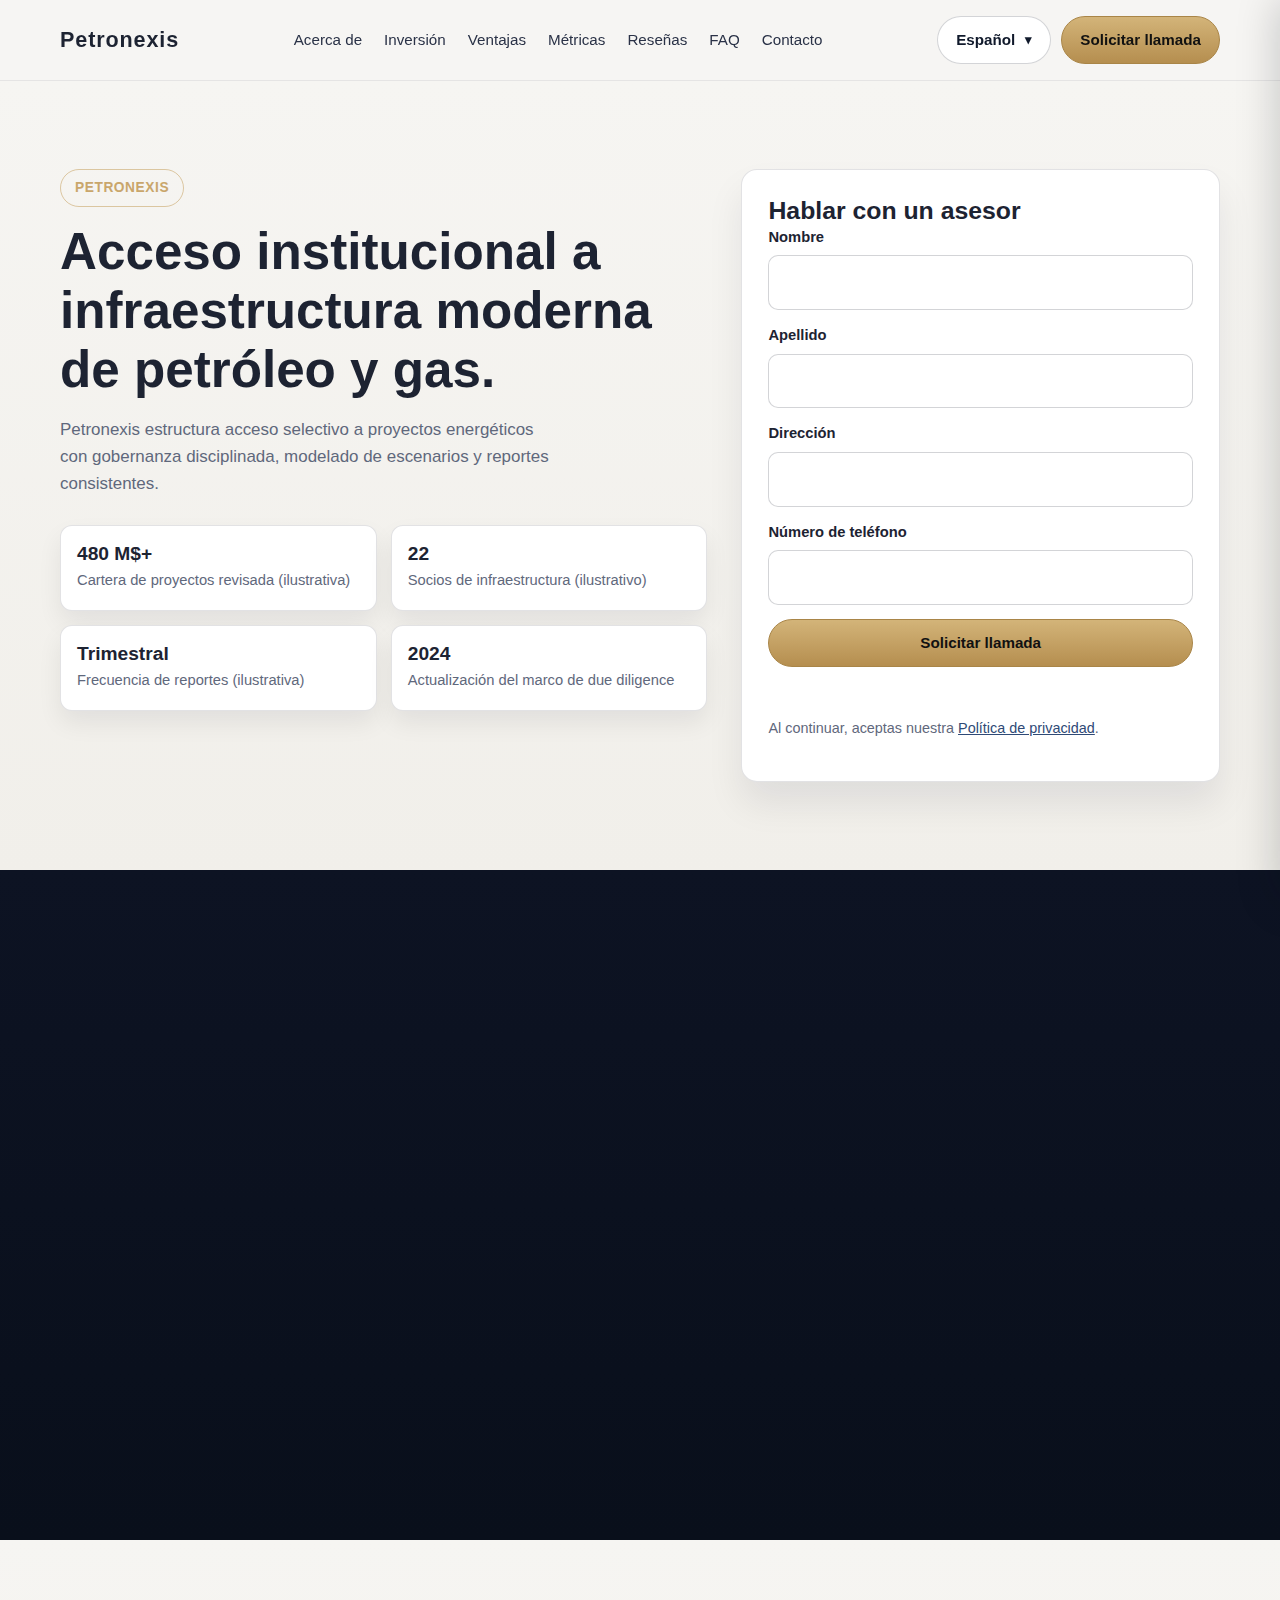
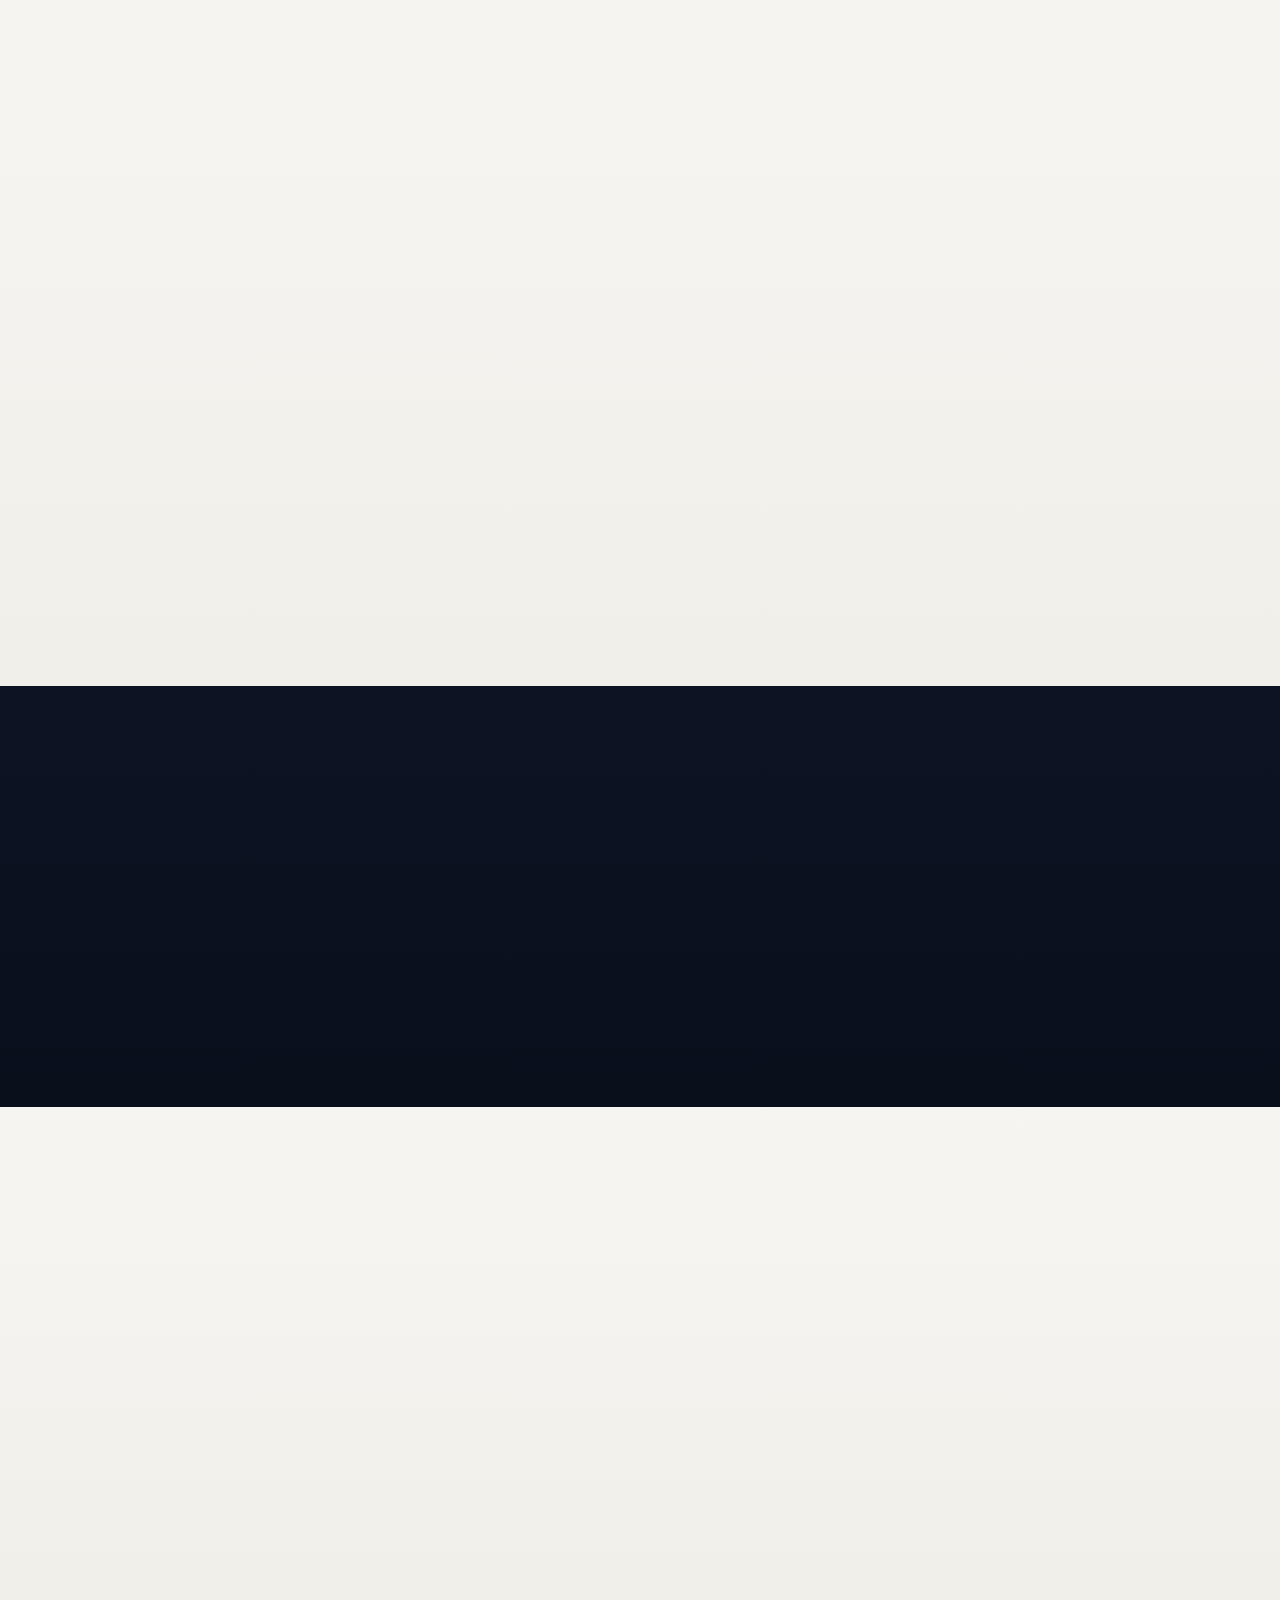
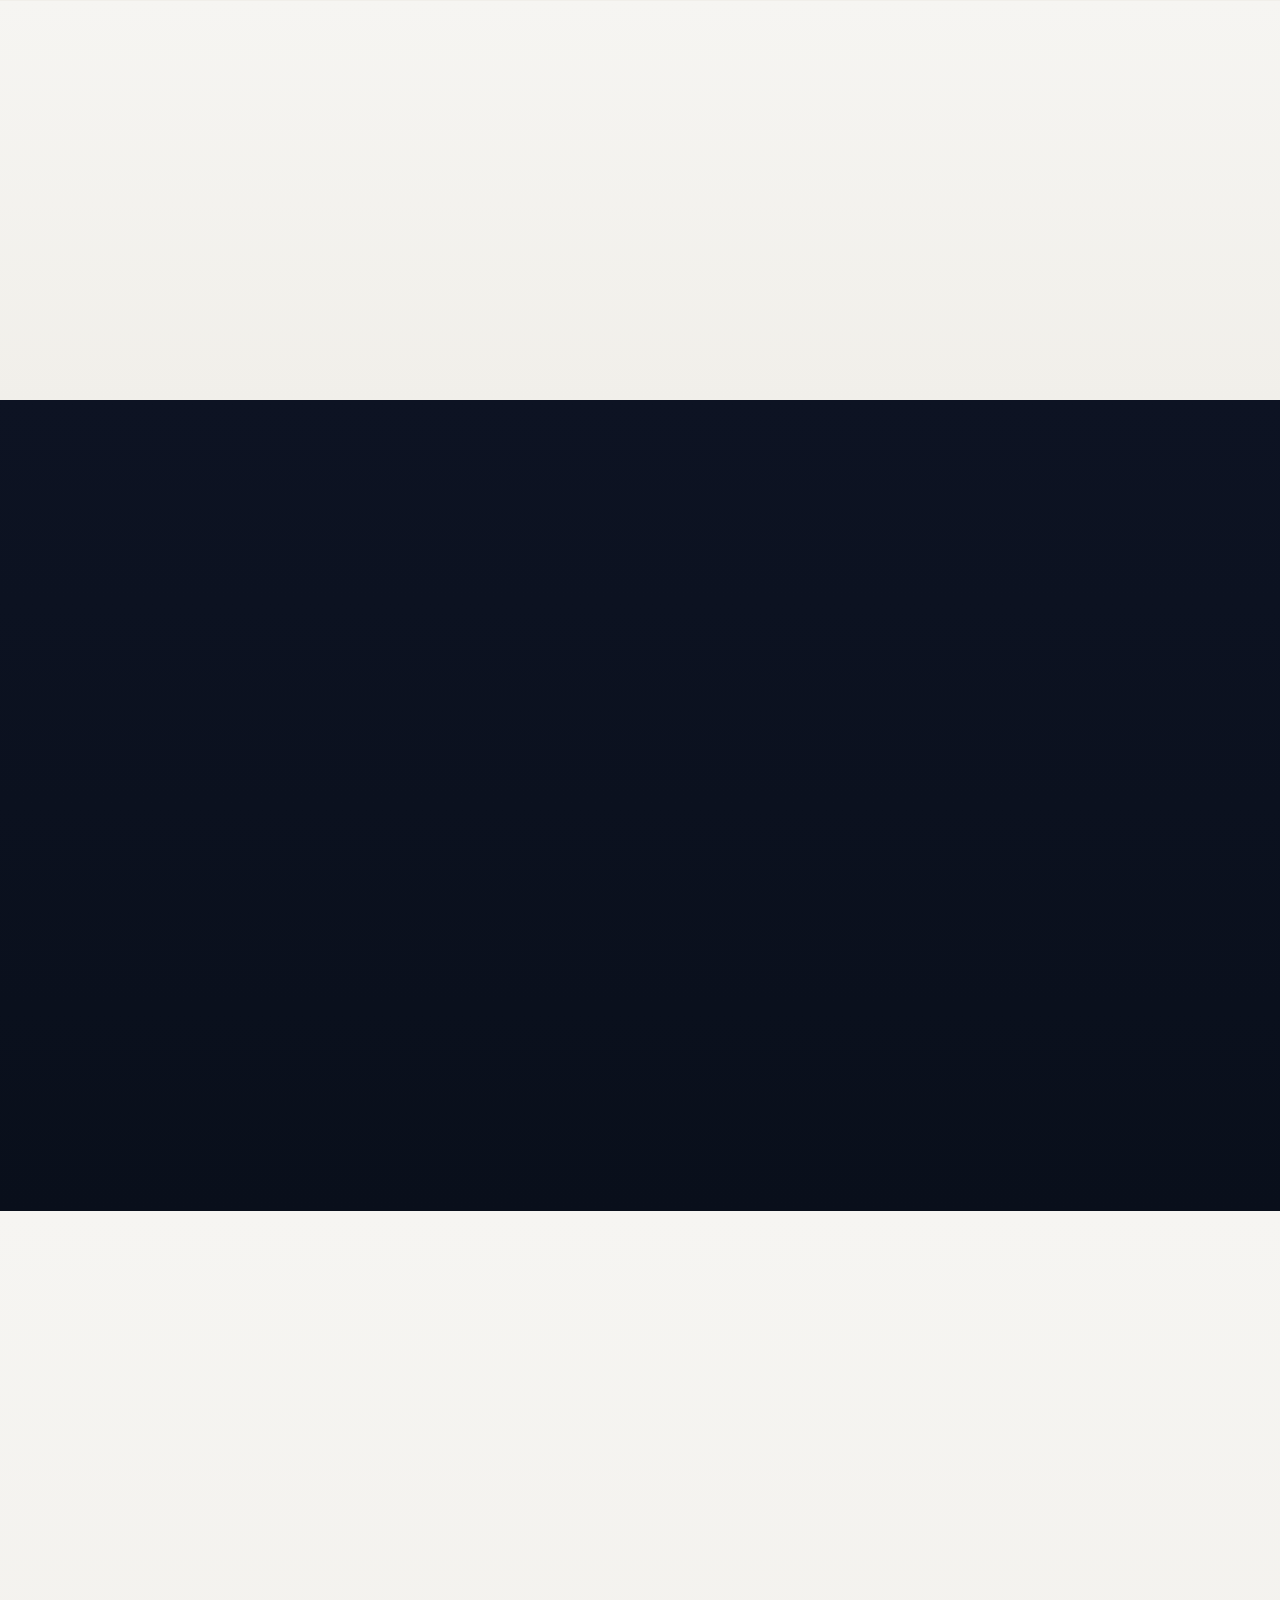
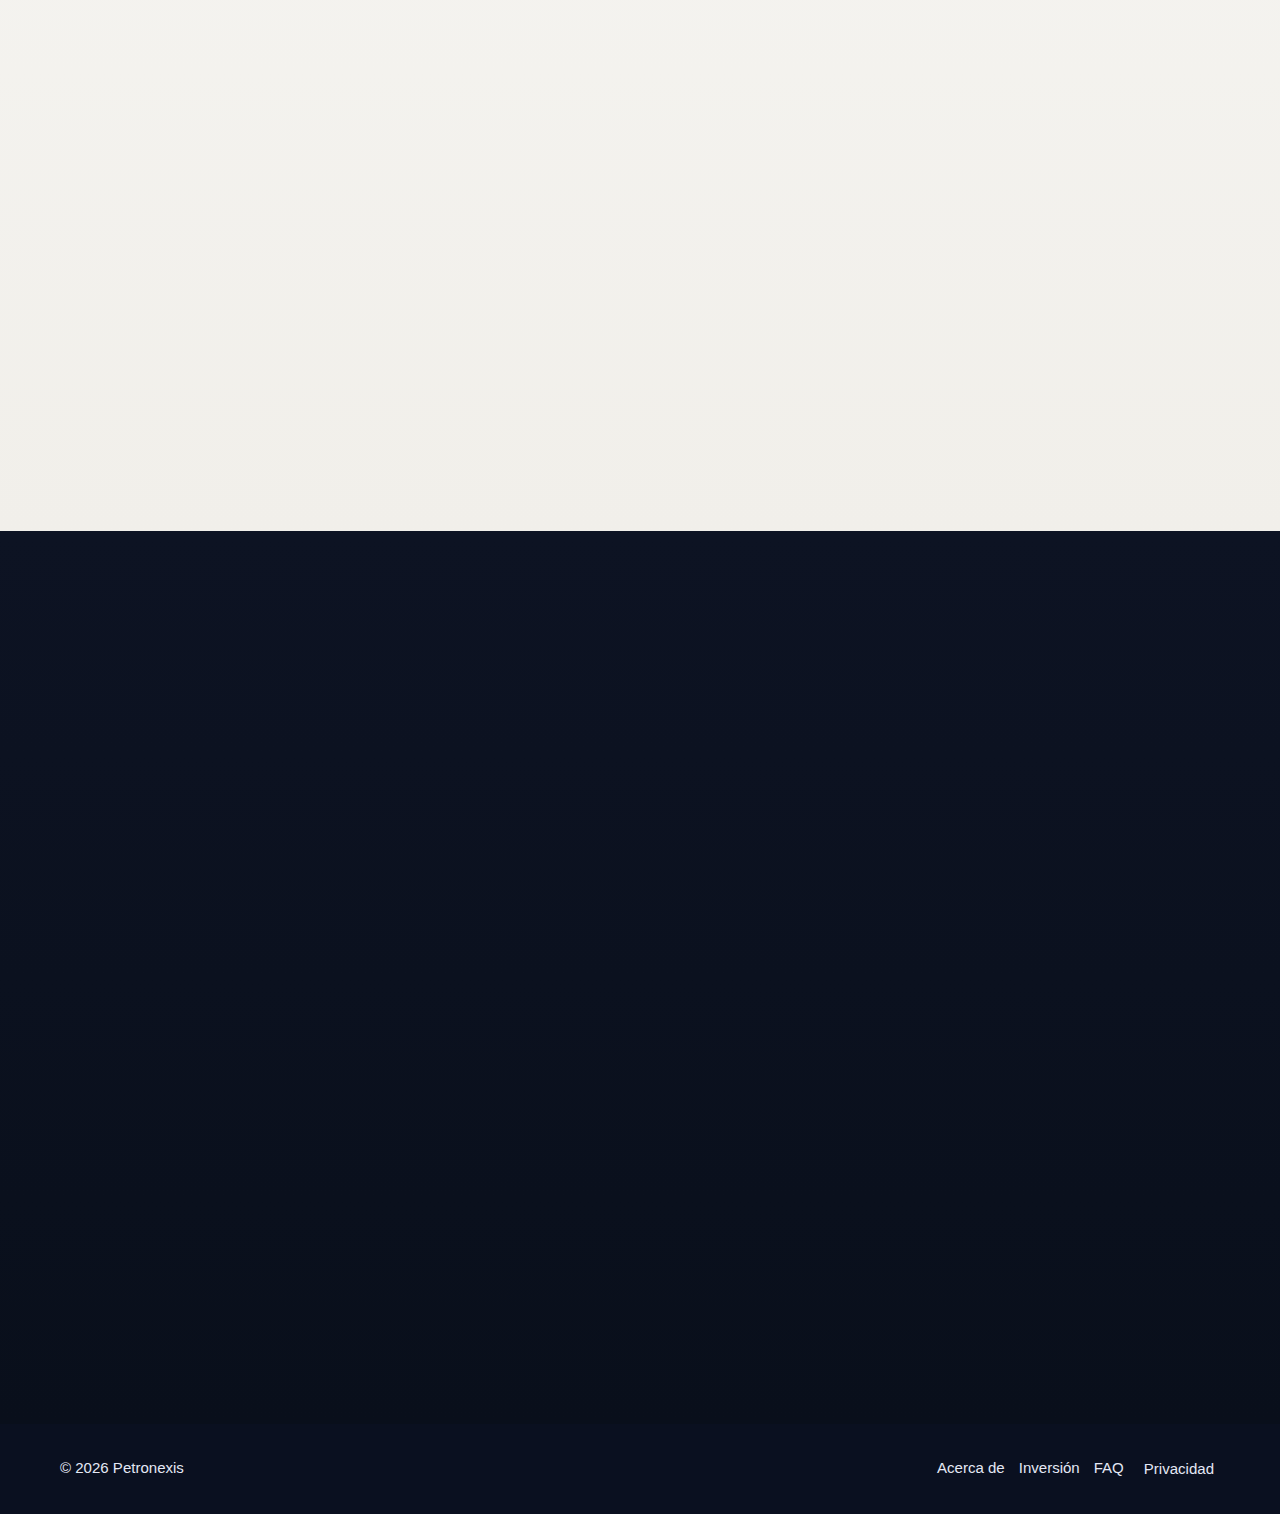
<file: es/index.html>
<!doctype html><html lang="es"><head><meta charset="UTF-8"><meta name="viewport" content="width=device-width, initial-scale=1.0"><title>Petronexis | Inversión premium en infraestructura energética</title><link rel="icon" href="../assets/favicon.svg" type="image/svg+xml"><link rel="stylesheet" href="../assets/styles.css"></head><body>
<header class="site-header"><div class="container header-row"><a class="brand" href="#top">Petronexis</a><nav class="nav-links"><a href="#about">Acerca de</a><a href="#investment">Inversión</a><a href="#advantages">Ventajas</a><a href="#metrics">Métricas</a><a href="#reviews">Reseñas</a><a href="#faq">FAQ</a><a href="#contact">Contacto</a></nav><div class="header-actions"><div class="lang-dropdown" data-lang-dropdown><button class="lang-toggle" type="button" data-lang-toggle>Español</button><div class="lang-menu"><a href="../index.html">English</a><a href="../de/index.html">Deutsch</a><a href="../fr/index.html">Français</a><a href="../es/index.html" aria-current="page">Español</a><a href="../it/index.html">Italiano</a></div></div><a class="btn btn-primary" href="#contact">Solicitar llamada</a></div><button class="btn mobile-toggle" type="button" data-mobile-open>☰</button></div></header>
<div class="backdrop" data-mobile-backdrop></div><aside class="mobile-drawer" data-mobile-drawer><button class="icon-btn" type="button" data-mobile-close>✕</button><nav class="mobile-nav"><a href="#about">Acerca de</a><a href="#investment">Inversión</a><a href="#advantages">Ventajas</a><a href="#metrics">Métricas</a><a href="#reviews">Reseñas</a><a href="#faq">FAQ</a><a href="#contact">Contacto</a></nav><div class="lang-dropdown" data-lang-dropdown><button class="lang-toggle" type="button" data-lang-toggle>Español</button><div class="lang-menu"><a href="../index.html">English</a><a href="../de/index.html">Deutsch</a><a href="../fr/index.html">Français</a><a href="../es/index.html" aria-current="page">Español</a><a href="../it/index.html">Italiano</a></div></div><p style="margin-top:16px"><a class="btn btn-primary" href="#contact">Solicitar llamada</a></p></aside>
<main id="top"><section id="about" class="section section-light hero"><div class="container hero-grid reveal"><div><span class="badge-pill">Petronexis</span><h1>Acceso institucional a infraestructura moderna de petróleo y gas.</h1><p class="lead">Petronexis estructura acceso selectivo a proyectos energéticos con gobernanza disciplinada, modelado de escenarios y reportes consistentes.</p><div class="trust-grid"><article class="trust-card"><strong>480 M$+</strong><span>Cartera de proyectos revisada (ilustrativa)</span></article><article class="trust-card"><strong>22</strong><span>Socios de infraestructura (ilustrativo)</span></article><article class="trust-card"><strong>Trimestral</strong><span>Frecuencia de reportes (ilustrativa)</span></article><article class="trust-card"><strong>2024</strong><span>Actualización del marco de due diligence</span></article></div></div><div class="panel panel-light"><h2 style="font-size:1.55rem">Hablar con un asesor</h2><form class="form-stack" data-demo-form data-demo-message="Demostración — envío desactivado."><div><label for="f1">Nombre</label><input id="f1" required></div><div><label for="l1">Apellido</label><input id="l1" required></div><div><label for="a1">Dirección</label><input id="a1" required></div><div><label for="p1">Número de teléfono</label><input id="p1" required></div><button class="btn btn-primary" type="submit">Solicitar llamada</button><div class="form-msg" aria-live="polite"></div></form><p class="notice">Al continuar, aceptas nuestra <button type="button" data-open-privacy>Política de privacidad</button>.</p></div></div></section>

<section id="investment" class="section section-dark"><div class="container reveal"><h2>Retorno proyectado (ilustrativo)</h2><div class="thin-divider"></div><div class="calc-wrap"><div class="panel panel-dark"><div class="slider-group"><div class="slider-head"><label for="investment">Monto de inversión</label><span class="slider-value" data-investment-value></span></div><input id="investment" type="range" min="5000" max="250000" step="1000" value="25000"></div><div class="slider-group"><div class="slider-head"><label for="yield">Rendimiento anual esperado (%)</label><span class="slider-value" data-yield-value></span></div><input id="yield" type="range" min="4" max="16" step="0.1" value="9.5"></div><div class="slider-group"><div class="slider-head"><label for="duration">Duración (años)</label><span class="slider-value" data-duration-value></span></div><input id="duration" type="range" min="1" max="10" step="1" value="4"></div><label class="assumption"><input id="assumption-toggle" type="checkbox"> Aplicar escenario conservador</label><p class="disclaimer">Modelo únicamente ilustrativo. No constituye asesoramiento financiero. Los retornos no están garantizados.</p></div><div class="output-box"><small>Valor total proyectado</small><div class="big-number" data-total></div><div class="kpis"><div class="kpi"><strong data-profit></strong><span>Ganancia estimada</span></div><div class="kpi"><strong data-gain></strong><span>Ganancia %</span></div></div><div class="progress"><span data-progress></span></div></div></div></div></section>
<section id="advantages" class="section section-light"><div class="container reveal"><h2>Ventajas estratégicas</h2><div class="thin-divider"></div><div class="cards-grid"><article class="premium-card"><div class="icon-circle">01</div><h3>Selección basada en activos</h3><p>Filtrado por calidad de reservas, acceso logístico y disciplina operativa.</p><div class="mini-line"></div></article><article class="premium-card"><div class="icon-circle">02</div><h3>Control estructurado de riesgo</h3><p>Capas de cartera y despliegue por fases para gestionar la exposición.</p><div class="mini-line"></div></article><article class="premium-card"><div class="icon-circle">03</div><h3>Supervisión independiente</h3><p>Revisión técnica y legal externa antes de cada decisión de asignación.</p><div class="mini-line"></div></article><article class="premium-card"><div class="icon-circle">04</div><h3>Visibilidad contractual</h3><p>Priorizamos perfiles con contratos de offtake de mayor estabilidad.</p><div class="mini-line"></div></article><article class="premium-card"><div class="icon-circle">05</div><h3>Reportes claros</h3><p>Actualizaciones financieras y operativas comprensibles en cada ciclo.</p><div class="mini-line"></div></article><article class="premium-card"><div class="icon-circle">06</div><h3>Seguimiento de ejecución</h3><p>Control de hitos alineado con objetivos de protección de capital.</p><div class="mini-line"></div></article></div></div></section>
<section id="metrics" class="section section-dark"><div class="container reveal"><h2>Panel de métricas operativas</h2><p>Todas las cifras son ilustrativas.</p><div class="metrics-board"><article class="metric-tile"><strong data-count-to="12" data-suffix="+">0+</strong><div>Años operando</div><small>ilustrativo</small></article><article class="metric-tile"><strong data-count-to="340" data-suffix="+">0+</strong><div>Proyectos revisados</div><small>ilustrativo</small></article><article class="metric-tile"><strong data-count-to="22">0</strong><div>Socios de infraestructura</div><small>ilustrativo</small></article><article class="metric-tile"><strong data-count-to="4" data-suffix="/año">0/año</strong><div>Frecuencia de reportes</div><small>ilustrativo</small></article></div></div></section>
<section class="section section-light"><div class="container duo-layout reveal"><div><h2>Diseñado para una asignación disciplinada de capital privado.</h2><p>Estructura pensada para inversores que exigen procesos trazables, documentación verificada y exposición medida a activos energéticos.</p><div class="callout"><strong>Mandato focalizado:</strong> participación selectiva en oportunidades ligadas a producción y logística energética.</div></div><div><div class="feature-rows"><article class="feature-row"><span class="check">✓</span><div><strong>Due diligence previa</strong><br>Validaciones técnicas, legales y operativas antes de comprometer capital.</div></article><article class="feature-row"><span class="check">✓</span><div><strong>Hitos de gobernanza</strong><br>Etapas de asignación vinculadas a validación de avances.</div></article><article class="feature-row"><span class="check">✓</span><div><strong>Comunicación al inversor</strong><br>Paneles claros y reportes periódicos con contexto.</div></article></div></div></div></section>
<section class="section section-light" style="padding-top:0"><div class="container reveal"><h2>Indicadores de estabilidad de cartera</h2><div class="metric-cards"><article class="metric-light"><strong>86%</strong><span>Estabilidad de asignación</span></article><article class="metric-light"><strong>78%</strong><span>Cobertura contractual</span></article><article class="metric-light"><strong>Bajo–Medio</strong><span>Banda de riesgo</span></article><article class="metric-light"><strong>120 d</strong><span>Ventana de liquidez</span></article></div><div class="bars"><div class="bar-row"><span>Estabilidad de asignación</span><div class="bar-track"><span style="width:86%"></span></div><span>86%</span></div><div class="bar-row"><span>Cobertura contractual</span><div class="bar-track"><span style="width:78%"></span></div><span>78%</span></div><div class="bar-row"><span>Posición en banda de riesgo</span><div class="bar-track"><span style="width:64%"></span></div><span>64%</span></div><div class="bar-row"><span>Puntaje de liquidez</span><div class="bar-track"><span style="width:71%"></span></div><span>71%</span></div></div></div></section>

<section id="reviews" class="section section-dark"><div class="container reveal"><h2>Reseñas de inversores</h2><div class="reviews"><article class="review premium-card"><div class="review-head"><div><strong>Daniel Krauss</strong><br><small>Principal Family Office · Zúrich</small></div><span class="tag">Inversor verificado</span></div><p>Inversor desde 2023. La comunicación es sobria y la calidad documental es consistente.</p></article><article class="review premium-card"><div class="review-head"><div><strong>Helena Ward</strong><br><small>Gestora de cartera · Londres</small></div><span class="tag">Inversor verificado</span></div><p>Inversora desde 2024. Valoro el enfoque prudente y la claridad sobre riesgos operativos.</p></article><article class="review premium-card"><div class="review-head"><div><strong>Marco Leoni</strong><br><small>Inversor privado · Milán</small></div><span class="tag">Inversor verificado</span></div><p>Inversor desde 2023. La propuesta evita el ruido y se centra en fundamentos medibles.</p></article><article class="review premium-card"><div class="review-head"><div><strong>Claire Moreau</strong><br><small>Emprendedora · París</small></div><span class="tag">Inversor verificado</span></div><p>Inversora desde 2024. Los reportes trimestrales me ayudan a decidir con mayor precisión.</p></article><article class="review premium-card"><div class="review-head"><div><strong>Javier Ortega</strong><br><small>Empresario · Madrid</small></div><span class="tag">Inversor verificado</span></div><p>Inversor desde 2024. El marco de retornos y plazos está presentado de forma realista.</p></article></div></div></section>
<section id="faq" class="section section-light"><div class="container reveal"><h2>Preguntas frecuentes</h2><div class="faq-list"><details><summary>¿Qué es Petronexis?</summary><p>Petronexis es una marca ilustrativa de inversión privada enfocada en oportunidades de petróleo, gas e infraestructura asociada.</p></details><details><summary>¿El capital está garantizado?</summary><p>No. El capital está en riesgo y la rentabilidad depende del desempeño del proyecto y del mercado.</p></details><details><summary>¿Cuáles son los riesgos clave?</summary><p>Volatilidad de precios, interrupciones operativas, riesgo de contraparte y cambios regulatorios.</p></details><details><summary>¿Cuál es la asignación mínima?</summary><p>Depende del tipo de oportunidad; un asesor explica los umbrales ilustrativos vigentes.</p></details><details><summary>¿Cómo se estructuran los retornos?</summary><p>Pueden combinar distribuciones y apreciación de valor según contratos, fase y desempeño.</p></details><details><summary>¿Qué condiciones de liquidez y salida existen?</summary><p>Varían por estructura: ventanas programadas de salida o transferencia secundaria.</p></details><details><summary>¿Con qué frecuencia se reporta?</summary><p>Generalmente de forma trimestral con resumen operativo, financiero y de riesgo.</p></details><details><summary>¿Cuál es el enfoque geográfico?</summary><p>El mandato ilustrativo considera corredores energéticos selectos en Norteamérica, Europa y Mediterráneo.</p></details><details><summary>¿Cómo se gestiona cumplimiento y supervisión?</summary><p>Incluye KYC, controles documentales y revisión de gobernanza por capas.</p></details><details><summary>¿Para quién está pensado?</summary><p>Para inversores informados que buscan exposición medida a infraestructura energética.</p></details></div></div></section>
<section id="contact" class="section section-dark"><div class="container reveal" style="max-width:760px"><h2>Próximos pasos</h2><p>Comparte tus datos y un asesor de Petronexis te contactará para revisar encaje, perfil de riesgo y cronograma.</p><div class="panel panel-dark"><form class="form-stack" data-demo-form data-demo-message="Demostración — envío desactivado."><div><label for="f2">Nombre</label><input id="f2" required></div><div><label for="l2">Apellido</label><input id="l2" required></div><div><label for="a2">Dirección</label><input id="a2" required></div><div><label for="p2">Número de teléfono</label><input id="p2" required></div><button class="btn btn-primary" type="submit">Solicitar llamada</button><div class="form-msg" aria-live="polite"></div></form><p class="notice" style="color:#ced5e8">Consulta nuestra <button type="button" data-open-privacy style="color:#d7b987">Política de privacidad</button>.</p></div></div></section></main>
<footer><div class="container footer-grid"><div>© 2026 Petronexis</div><div class="footer-links"><a href="#about">Acerca de</a><a href="#investment">Inversión</a><a href="#faq">FAQ</a><button type="button" data-open-privacy style="background:none;border:0;color:inherit;cursor:pointer">Privacidad</button></div></div></footer>
<div class="backdrop" data-modal-backdrop></div><div class="modal" data-privacy-modal><div class="modal-head"><h2 style="font-size:1.5rem">Política de privacidad</h2><button class="icon-btn" type="button" data-close-privacy>✕</button></div><p>Petronexis procesa datos de contacto únicamente para responder consultas, gestionar comunicación de incorporación y enviar actualizaciones solicitadas. Se aplican medidas para evitar accesos no autorizados.</p><p>Los datos pueden incluir nombre, dirección, teléfono y notas de interacción. La retención se limita al periodo razonable para comunicación, cumplimiento y seguimiento.</p><p>Puedes solicitar acceso, corrección o eliminación de tus datos cuando corresponda. Los formularios de este sitio son de demostración y no ejecutan transacciones reales.</p><p>Al usar este sitio, reconoces que no existe garantía de retorno y que el contenido de inversión es informativo.</p><p><button class="btn" type="button" data-close-privacy>Cerrar</button></p></div>
<script src="../assets/main.js"></script></body></html>
</file>
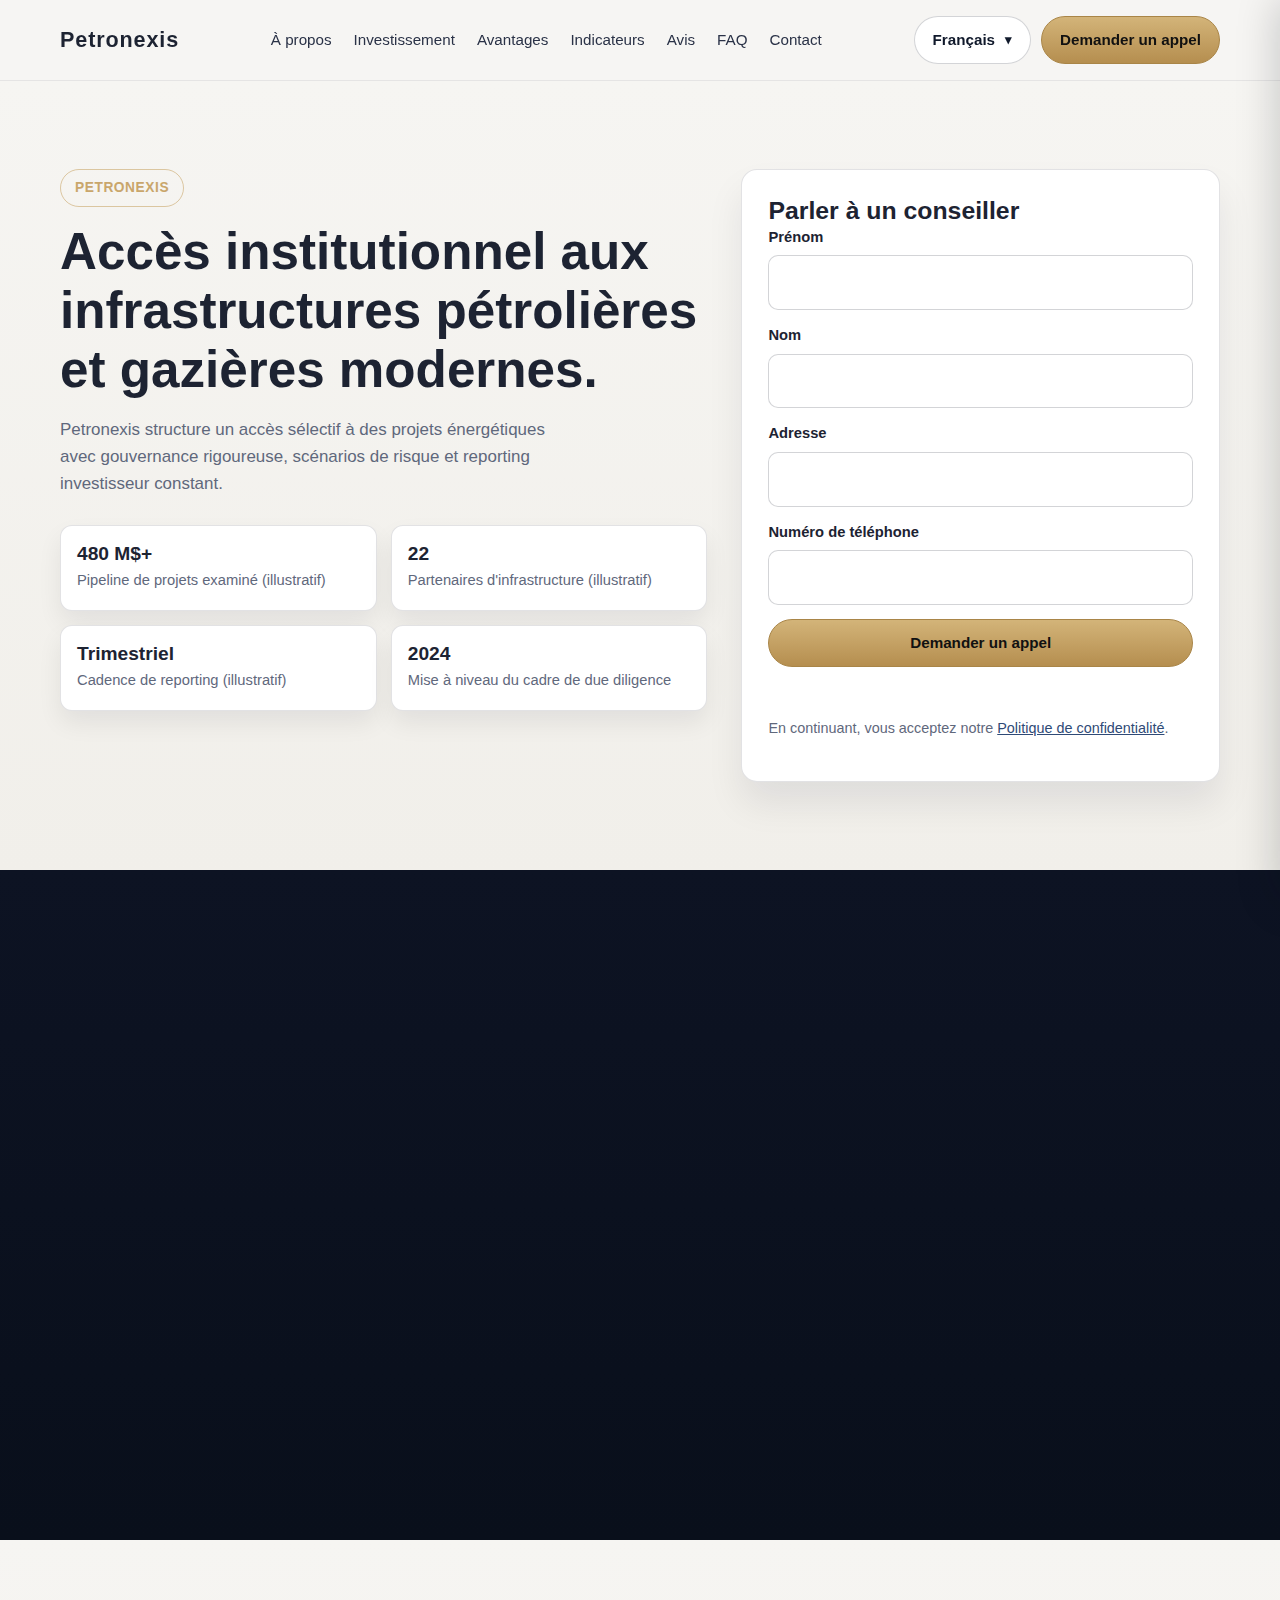
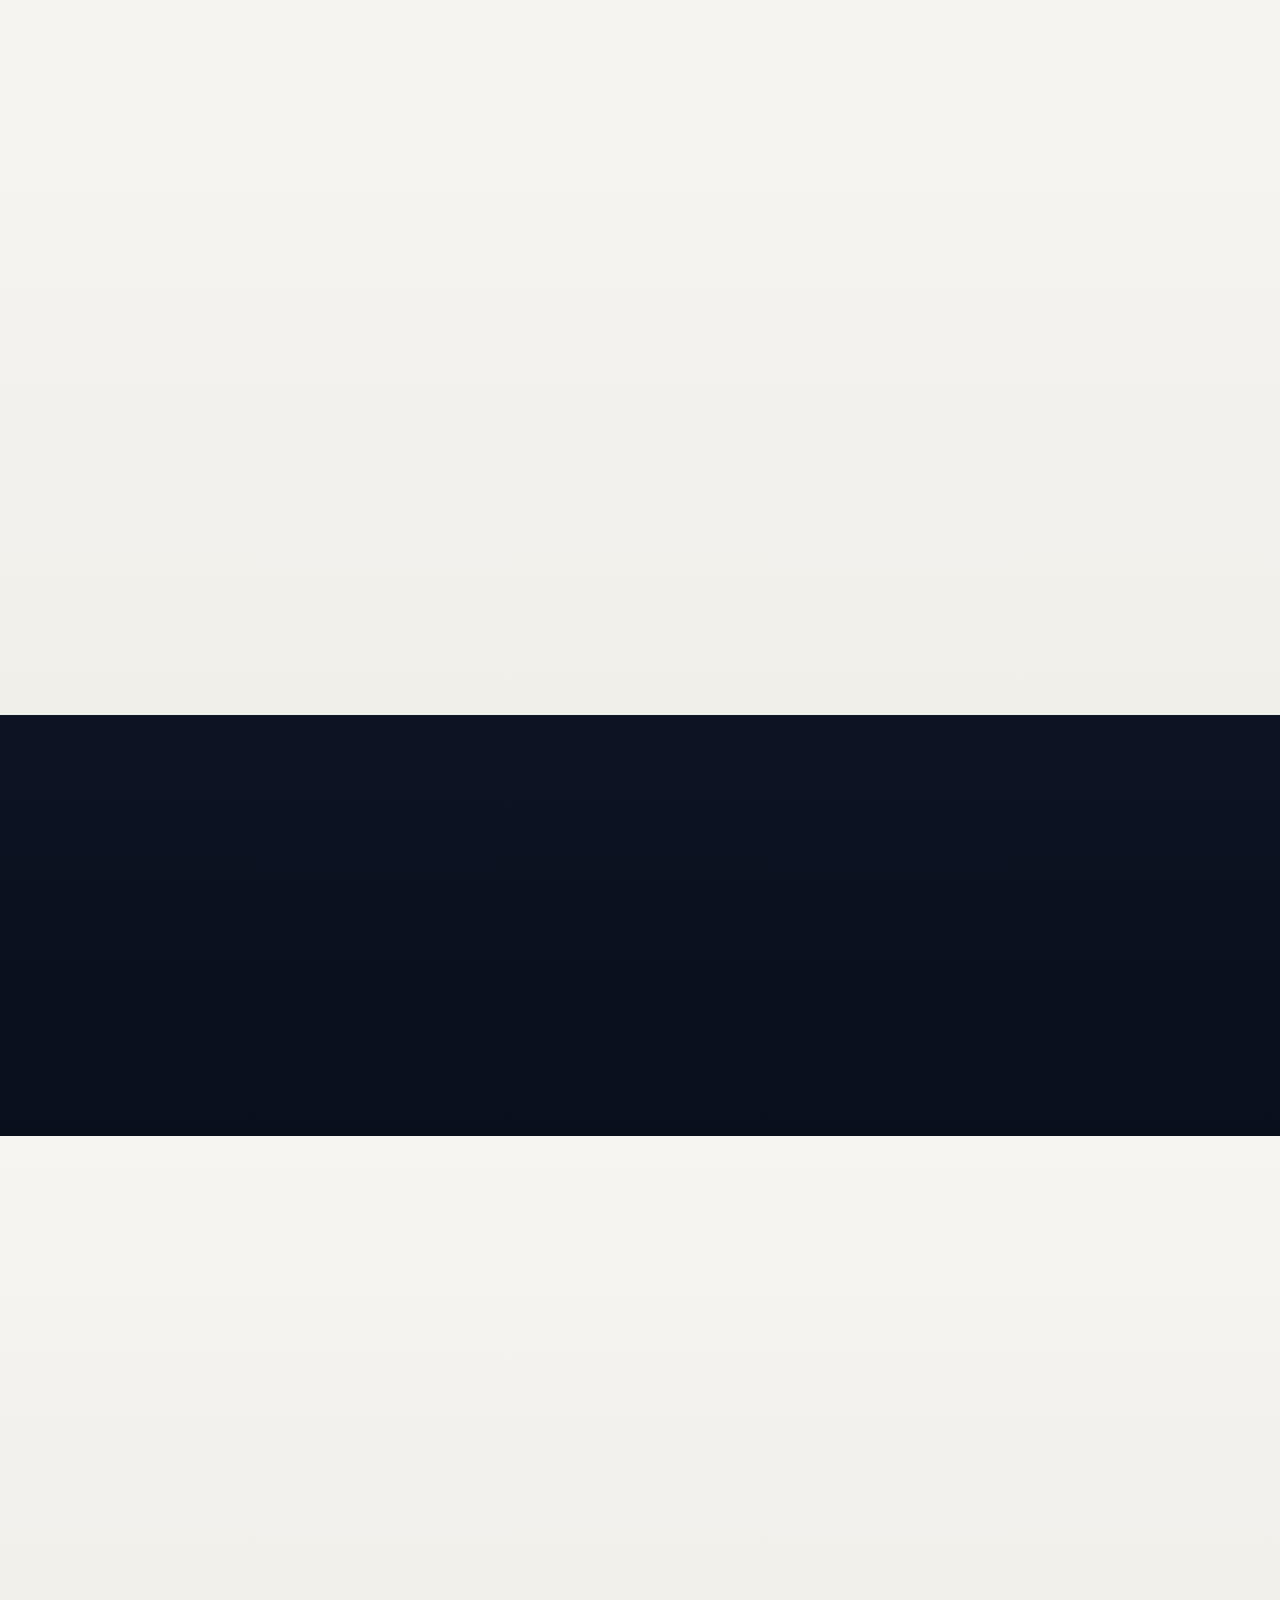
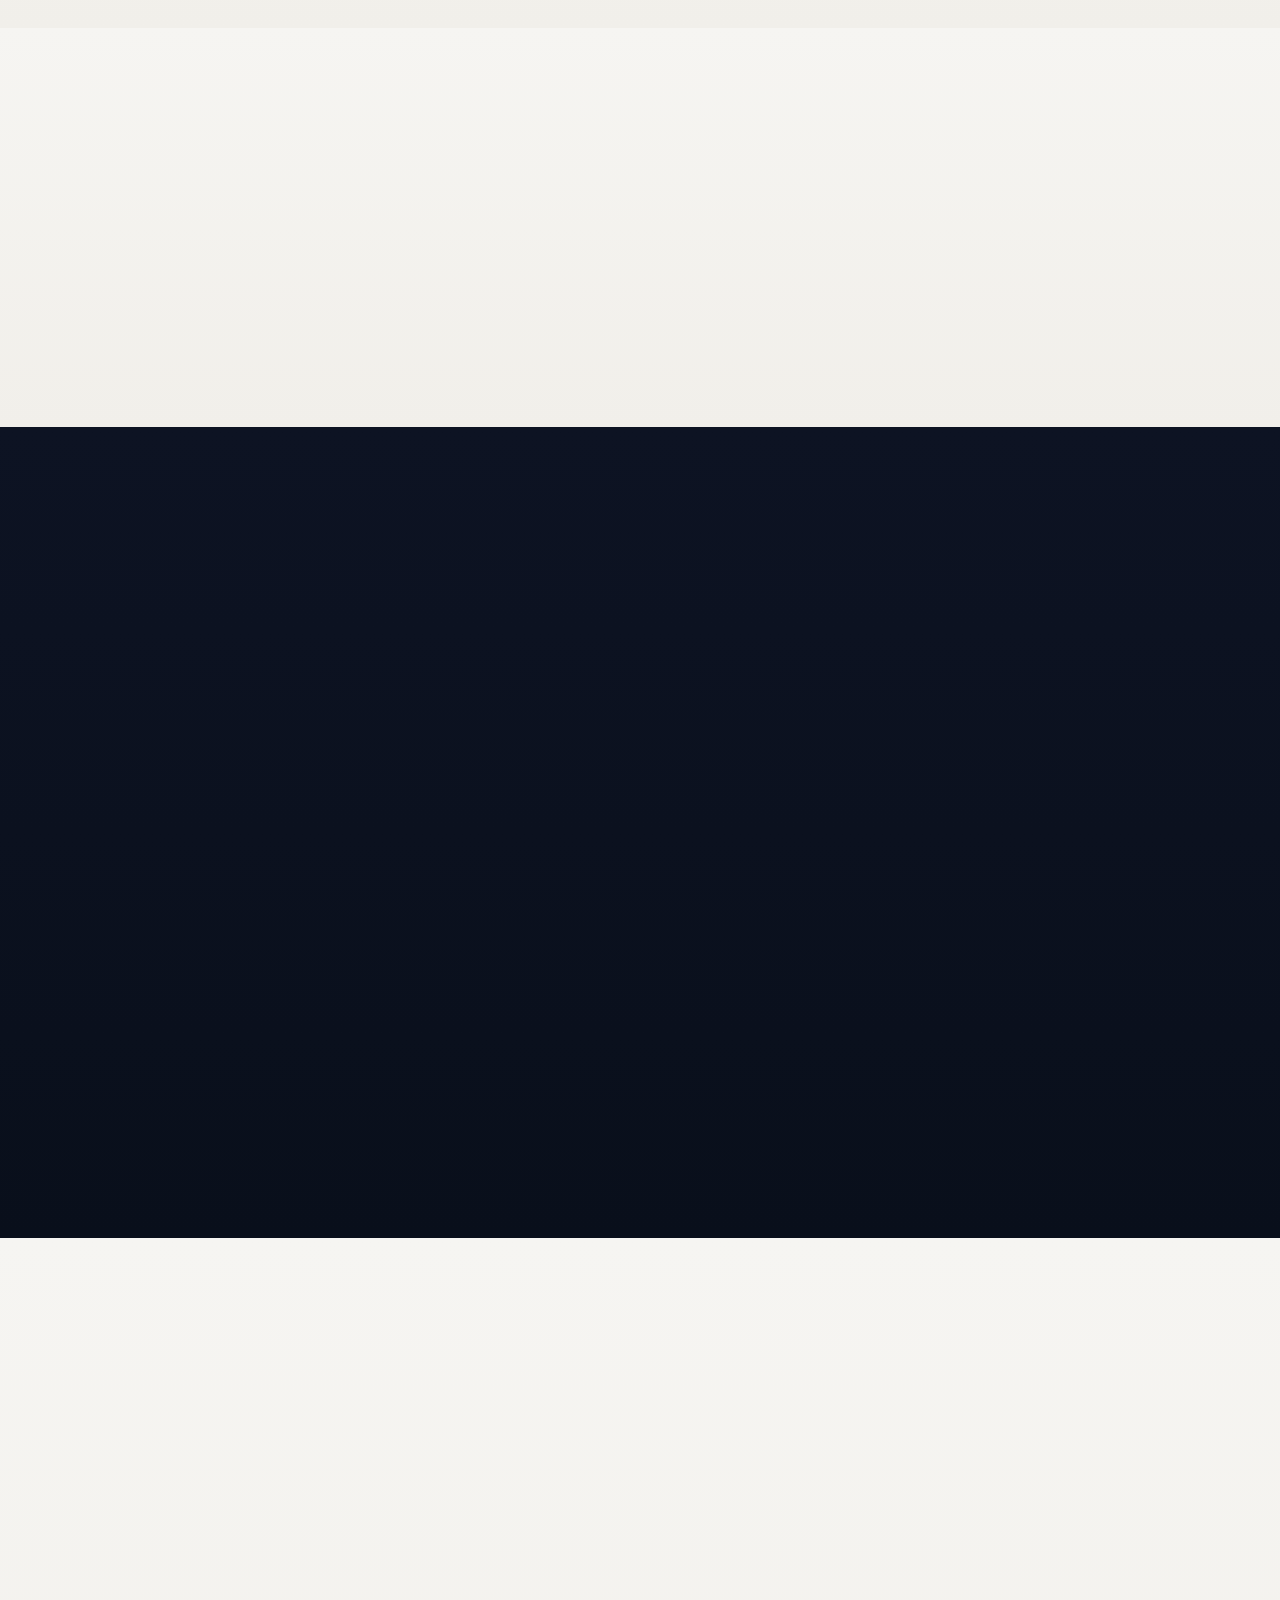
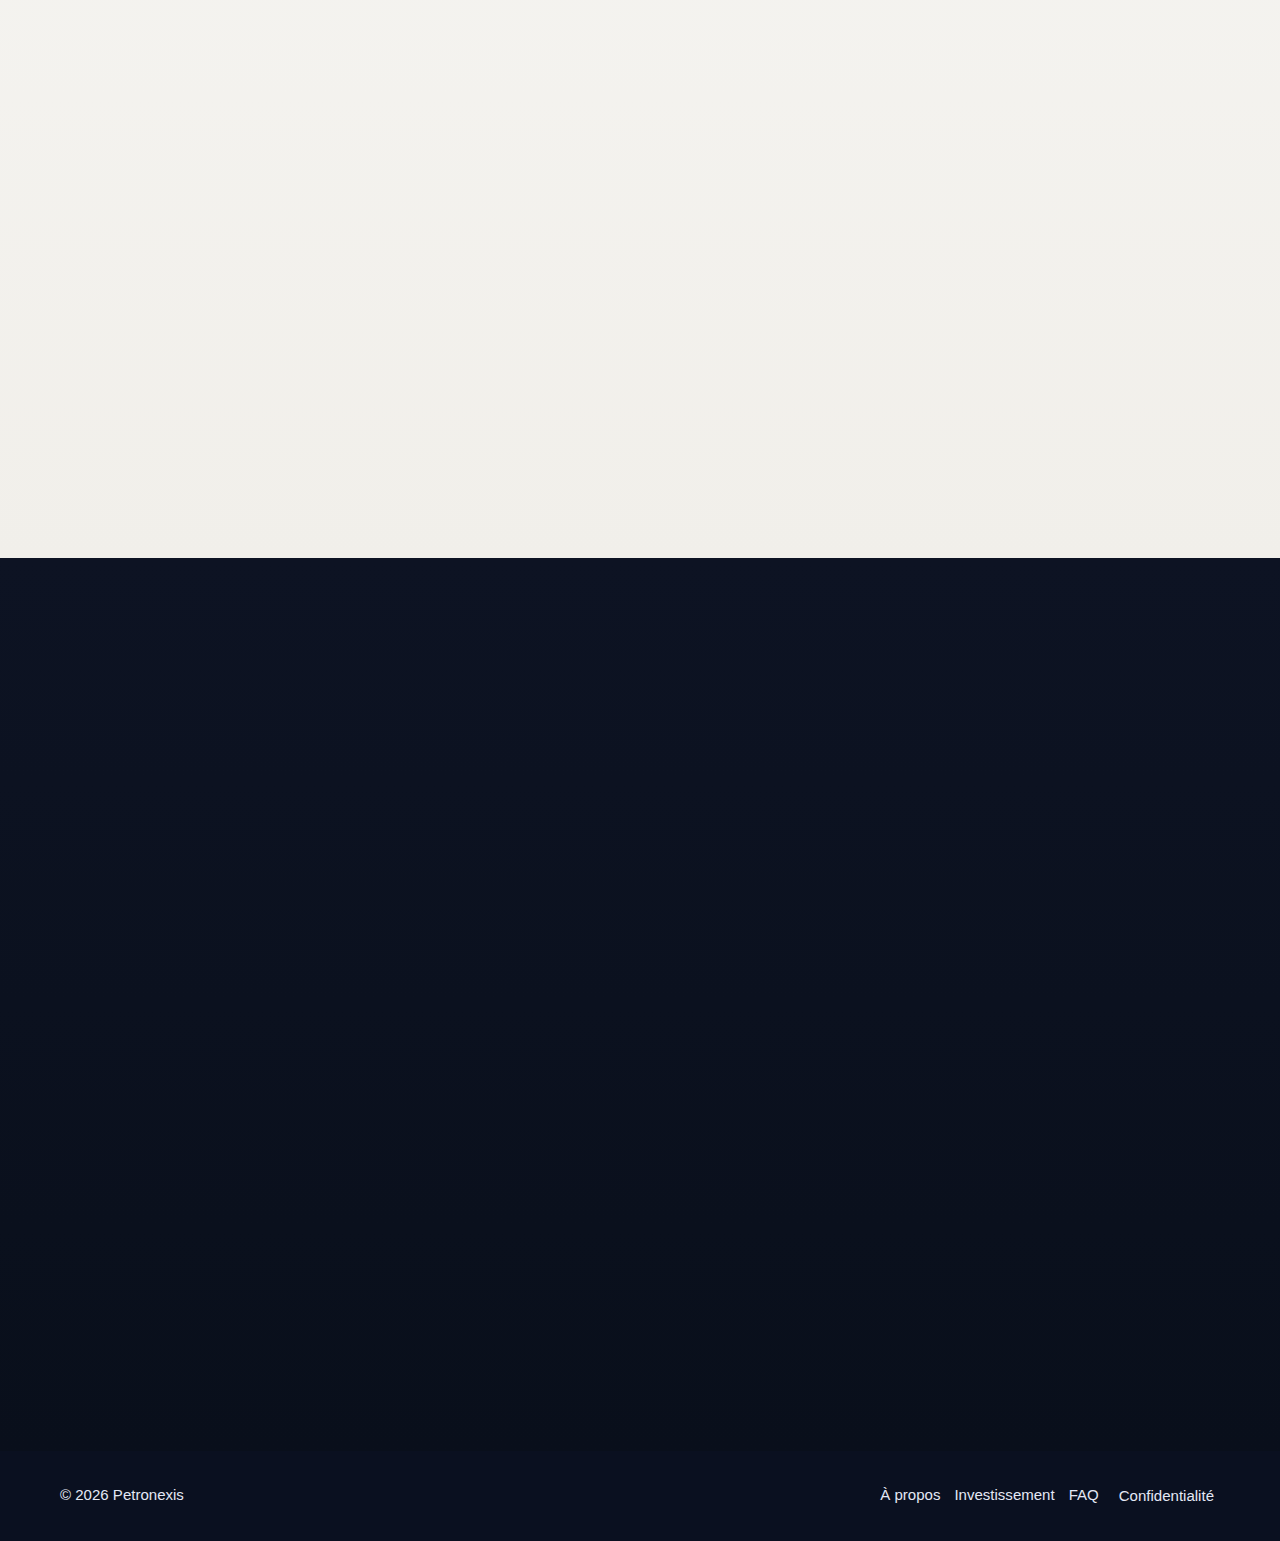
<file: fr/index.html>
<!doctype html><html lang="fr"><head><meta charset="UTF-8"><meta name="viewport" content="width=device-width, initial-scale=1.0"><title>Petronexis | Investissement premium en infrastructures énergétiques</title><link rel="icon" href="../assets/favicon.svg" type="image/svg+xml"><link rel="stylesheet" href="../assets/styles.css"></head><body>
<header class="site-header"><div class="container header-row"><a class="brand" href="#top">Petronexis</a><nav class="nav-links"><a href="#about">À propos</a><a href="#investment">Investissement</a><a href="#advantages">Avantages</a><a href="#metrics">Indicateurs</a><a href="#reviews">Avis</a><a href="#faq">FAQ</a><a href="#contact">Contact</a></nav><div class="header-actions"><div class="lang-dropdown" data-lang-dropdown><button class="lang-toggle" type="button" data-lang-toggle>Français</button><div class="lang-menu"><a href="../index.html">English</a><a href="../de/index.html">Deutsch</a><a href="../fr/index.html" aria-current="page">Français</a><a href="../es/index.html">Español</a><a href="../it/index.html">Italiano</a></div></div><a class="btn btn-primary" href="#contact">Demander un appel</a></div><button class="btn mobile-toggle" type="button" data-mobile-open>☰</button></div></header>
<div class="backdrop" data-mobile-backdrop></div><aside class="mobile-drawer" data-mobile-drawer><button class="icon-btn" type="button" data-mobile-close>✕</button><nav class="mobile-nav"><a href="#about">À propos</a><a href="#investment">Investissement</a><a href="#advantages">Avantages</a><a href="#metrics">Indicateurs</a><a href="#reviews">Avis</a><a href="#faq">FAQ</a><a href="#contact">Contact</a></nav><div class="lang-dropdown" data-lang-dropdown><button class="lang-toggle" type="button" data-lang-toggle>Français</button><div class="lang-menu"><a href="../index.html">English</a><a href="../de/index.html">Deutsch</a><a href="../fr/index.html" aria-current="page">Français</a><a href="../es/index.html">Español</a><a href="../it/index.html">Italiano</a></div></div><p style="margin-top:16px"><a class="btn btn-primary" href="#contact">Demander un appel</a></p></aside>
<main id="top"><section id="about" class="section section-light hero"><div class="container hero-grid reveal"><div><span class="badge-pill">Petronexis</span><h1>Accès institutionnel aux infrastructures pétrolières et gazières modernes.</h1><p class="lead">Petronexis structure un accès sélectif à des projets énergétiques avec gouvernance rigoureuse, scénarios de risque et reporting investisseur constant.</p><div class="trust-grid"><article class="trust-card"><strong>480 M$+</strong><span>Pipeline de projets examiné (illustratif)</span></article><article class="trust-card"><strong>22</strong><span>Partenaires d'infrastructure (illustratif)</span></article><article class="trust-card"><strong>Trimestriel</strong><span>Cadence de reporting (illustratif)</span></article><article class="trust-card"><strong>2024</strong><span>Mise à niveau du cadre de due diligence</span></article></div></div><div class="panel panel-light"><h2 style="font-size:1.55rem">Parler à un conseiller</h2><form class="form-stack" data-demo-form data-demo-message="Démo — envoi désactivé."><div><label for="f1">Prénom</label><input id="f1" required></div><div><label for="l1">Nom</label><input id="l1" required></div><div><label for="a1">Adresse</label><input id="a1" required></div><div><label for="p1">Numéro de téléphone</label><input id="p1" required></div><button class="btn btn-primary" type="submit">Demander un appel</button><div class="form-msg" aria-live="polite"></div></form><p class="notice">En continuant, vous acceptez notre <button type="button" data-open-privacy>Politique de confidentialité</button>.</p></div></div></section>

<section id="investment" class="section section-dark"><div class="container reveal"><h2>Rendement projeté (illustratif)</h2><div class="thin-divider"></div><div class="calc-wrap"><div class="panel panel-dark"><div class="slider-group"><div class="slider-head"><label for="investment">Montant investi</label><span class="slider-value" data-investment-value></span></div><input id="investment" type="range" min="5000" max="250000" step="1000" value="25000"></div><div class="slider-group"><div class="slider-head"><label for="yield">Rendement annuel attendu (%)</label><span class="slider-value" data-yield-value></span></div><input id="yield" type="range" min="4" max="16" step="0.1" value="9.5"></div><div class="slider-group"><div class="slider-head"><label for="duration">Durée (années)</label><span class="slider-value" data-duration-value></span></div><input id="duration" type="range" min="1" max="10" step="1" value="4"></div><label class="assumption"><input id="assumption-toggle" type="checkbox"> Appliquer un scénario prudent</label><p class="disclaimer">Modèle purement illustratif. Aucun conseil en investissement. Les rendements ne sont pas garantis et dépendent des projets, du marché et de l'exécution.</p></div><div class="output-box"><small>Valeur totale projetée</small><div class="big-number" data-total></div><div class="kpis"><div class="kpi"><strong data-profit></strong><span>Profit estimé</span></div><div class="kpi"><strong data-gain></strong><span>Gain %</span></div></div><div class="progress"><span data-progress></span></div></div></div></div></section>

<section id="advantages" class="section section-light"><div class="container reveal"><h2>Avantages stratégiques</h2><div class="thin-divider"></div><div class="cards-grid"><article class="premium-card"><div class="icon-circle">01</div><h3>Sélection orientée actifs</h3><p>Filtrage selon qualité des réserves, accès logistique et discipline opérationnelle.</p><div class="mini-line"></div></article><article class="premium-card"><div class="icon-circle">02</div><h3>Contrôle des risques structuré</h3><p>Déploiement par étapes et couches de portefeuille pour maîtriser la baisse.</p><div class="mini-line"></div></article><article class="premium-card"><div class="icon-circle">03</div><h3>Supervision indépendante</h3><p>Analyses techniques et juridiques externes avant toute décision d'allocation.</p><div class="mini-line"></div></article><article class="premium-card"><div class="icon-circle">04</div><h3>Lisibilité contractuelle</h3><p>Analyse des revenus avec priorité à la sécurité des contrats d'achat.</p><div class="mini-line"></div></article><article class="premium-card"><div class="icon-circle">05</div><h3>Reporting clair</h3><p>Mises à jour financières et opérationnelles concises à chaque cycle.</p><div class="mini-line"></div></article><article class="premium-card"><div class="icon-circle">06</div><h3>Suivi d'exécution</h3><p>Contrôle des jalons pour aligner performance partenaire et protection du capital.</p><div class="mini-line"></div></article></div></div></section>
<section id="metrics" class="section section-dark"><div class="container reveal"><h2>Tableau des indicateurs opérationnels</h2><p>Toutes les données ci-dessous sont illustratives.</p><div class="metrics-board"><article class="metric-tile"><strong data-count-to="12" data-suffix="+">0+</strong><div>Années d'activité</div><small>illustratif</small></article><article class="metric-tile"><strong data-count-to="340" data-suffix="+">0+</strong><div>Projets analysés</div><small>illustratif</small></article><article class="metric-tile"><strong data-count-to="22">0</strong><div>Partenaires d'infrastructure</div><small>illustratif</small></article><article class="metric-tile"><strong data-count-to="4" data-suffix="/an">0/an</strong><div>Cadence de reporting</div><small>illustratif</small></article></div></div></section>
<section class="section section-light"><div class="container duo-layout reveal"><div><h2>Conçu pour une allocation disciplinée du capital privé.</h2><p>Cette structure vise les investisseurs exigeant des processus traçables, des documents vérifiés et une exposition mesurée aux actifs énergétiques réels.</p><div class="callout"><strong>Mandat ciblé :</strong> participation sélective à des opportunités liées à la production et à la logistique énergétique.</div></div><div><div class="feature-rows"><article class="feature-row"><span class="check">✓</span><div><strong>Due diligence pré-engagement</strong><br>Contrôles techniques, juridiques et opérateurs avant validation.</div></article><article class="feature-row"><span class="check">✓</span><div><strong>Points de gouvernance</strong><br>Étapes d'allocation conditionnées à la validation des jalons.</div></article><article class="feature-row"><span class="check">✓</span><div><strong>Communication investisseur</strong><br>Tableaux clairs et rapports narratifs périodiques.</div></article></div></div></div></section>
<section class="section section-light" style="padding-top:0"><div class="container reveal"><h2>Indicateurs de stabilité du portefeuille</h2><div class="metric-cards"><article class="metric-light"><strong>86%</strong><span>Stabilité d'allocation</span></article><article class="metric-light"><strong>78%</strong><span>Couverture contractuelle</span></article><article class="metric-light"><strong>Faible–Moyen</strong><span>Bande de risque</span></article><article class="metric-light"><strong>120 j</strong><span>Fenêtre de liquidité</span></article></div><div class="bars"><div class="bar-row"><span>Stabilité d'allocation</span><div class="bar-track"><span style="width:86%"></span></div><span>86%</span></div><div class="bar-row"><span>Couverture contractuelle</span><div class="bar-track"><span style="width:78%"></span></div><span>78%</span></div><div class="bar-row"><span>Positionnement risque</span><div class="bar-track"><span style="width:64%"></span></div><span>64%</span></div><div class="bar-row"><span>Score de liquidité</span><div class="bar-track"><span style="width:71%"></span></div><span>71%</span></div></div></div></section>

<section id="reviews" class="section section-dark"><div class="container reveal"><h2>Avis investisseurs</h2><div class="reviews"><article class="review premium-card"><div class="review-head"><div><strong>Daniel Krauss</strong><br><small>Responsable Family Office · Zurich</small></div><span class="tag">Investisseur vérifié</span></div><p>Investisseur depuis 2023. La communication est sobre et la qualité documentaire reste stable.</p></article><article class="review premium-card"><div class="review-head"><div><strong>Helena Ward</strong><br><small>Gérante de portefeuille · Londres</small></div><span class="tag">Investisseur vérifié</span></div><p>Investisseur depuis 2024. Les hypothèses prudentes et la cartographie des risques sont claires.</p></article><article class="review premium-card"><div class="review-head"><div><strong>Marco Leoni</strong><br><small>Investisseur privé · Milan</small></div><span class="tag">Investisseur vérifié</span></div><p>Investisseur depuis 2023. L'approche reste factuelle, sans discours excessif.</p></article><article class="review premium-card"><div class="review-head"><div><strong>Claire Moreau</strong><br><small>Entrepreneure · Paris</small></div><span class="tag">Investisseur vérifié</span></div><p>Investisseur depuis 2024. Les rapports trimestriels facilitent les décisions.</p></article><article class="review premium-card"><div class="review-head"><div><strong>Javier Ortega</strong><br><small>Dirigeant d'entreprise · Madrid</small></div><span class="tag">Investisseur vérifié</span></div><p>Investisseur depuis 2024. Les délais et hypothèses sont présentés avec réalisme.</p></article></div></div></section>
<section id="faq" class="section section-light"><div class="container reveal"><h2>Questions fréquentes</h2><div class="faq-list"><details><summary>Qu'est-ce que Petronexis ?</summary><p>Petronexis est une marque illustrative d'investissement privé dédiée aux opportunités pétrole, gaz et infrastructures associées.</p></details><details><summary>Le capital est-il garanti ?</summary><p>Non. Le capital est exposé au risque et les performances dépendent des projets et des marchés.</p></details><details><summary>Quels sont les risques principaux ?</summary><p>Volatilité des matières premières, interruptions opérationnelles, contreparties et évolutions réglementaires.</p></details><details><summary>Quelle est l'allocation minimale ?</summary><p>Elle varie selon le dossier. Un conseiller précise les seuils illustratifs lors de l'échange initial.</p></details><details><summary>Comment les rendements sont-ils structurés ?</summary><p>Selon le type d'opportunité, les rendements peuvent combiner distributions et appréciation de valeur.</p></details><details><summary>Quelles sont les conditions de liquidité et de sortie ?</summary><p>Les fenêtres de liquidité dépendent de la structure : rachats planifiés ou transferts secondaires.</p></details><details><summary>À quelle fréquence recevez-vous des rapports ?</summary><p>Un reporting trimestriel est généralement fourni avec synthèse opérationnelle et financière.</p></details><details><summary>Quel est le focus géographique ?</summary><p>Le mandat illustratif vise certains corridors énergétiques en Amérique du Nord, en Europe et en Méditerranée.</p></details><details><summary>Comment sont gérées conformité et supervision ?</summary><p>KYC, contrôle documentaire et gouvernance multicouche sont intégrés aux processus.</p></details><details><summary>À qui ce profil convient-il ?</summary><p>Aux investisseurs informés recherchant une exposition mesurée aux infrastructures énergétiques.</p></details></div></div></section>
<section id="contact" class="section section-dark"><div class="container reveal" style="max-width:760px"><h2>Prochaines étapes</h2><p>Partagez vos coordonnées et un conseiller Petronexis vous contactera pour évaluer adéquation, risque et calendrier.</p><div class="panel panel-dark"><form class="form-stack" data-demo-form data-demo-message="Démo — envoi désactivé."><div><label for="f2">Prénom</label><input id="f2" required></div><div><label for="l2">Nom</label><input id="l2" required></div><div><label for="a2">Adresse</label><input id="a2" required></div><div><label for="p2">Numéro de téléphone</label><input id="p2" required></div><button class="btn btn-primary" type="submit">Demander un appel</button><div class="form-msg" aria-live="polite"></div></form><p class="notice" style="color:#ced5e8">Consulter notre <button type="button" data-open-privacy style="color:#d7b987">Politique de confidentialité</button>.</p></div></div></section></main>
<footer><div class="container footer-grid"><div>© 2026 Petronexis</div><div class="footer-links"><a href="#about">À propos</a><a href="#investment">Investissement</a><a href="#faq">FAQ</a><button type="button" data-open-privacy style="background:none;border:0;color:inherit;cursor:pointer">Confidentialité</button></div></div></footer>
<div class="backdrop" data-modal-backdrop></div><div class="modal" data-privacy-modal><div class="modal-head"><h2 style="font-size:1.5rem">Politique de confidentialité</h2><button class="icon-btn" type="button" data-close-privacy>✕</button></div><p>Petronexis traite vos données de contact uniquement pour répondre à vos demandes, assurer le suivi d'intégration et envoyer les informations investisseurs demandées. Des mesures organisationnelles protègent l'accès aux données.</p><p>Les données peuvent inclure nom, adresse, numéro de téléphone et notes d'interaction. La conservation reste limitée à la durée nécessaire au suivi, à la conformité et à l'accompagnement.</p><p>Vous pouvez demander l'accès, la rectification ou la suppression de vos données personnelles selon la réglementation applicable. Les formulaires de ce site sont démonstratifs et ne déclenchent aucune transaction réelle.</p><p>En utilisant ce site, vous reconnaissez qu'aucune performance n'est garantie et que les informations d'investissement sont purement informatives.</p><p><button class="btn" type="button" data-close-privacy>Fermer</button></p></div>
<script src="../assets/main.js"></script></body></html>
</file>
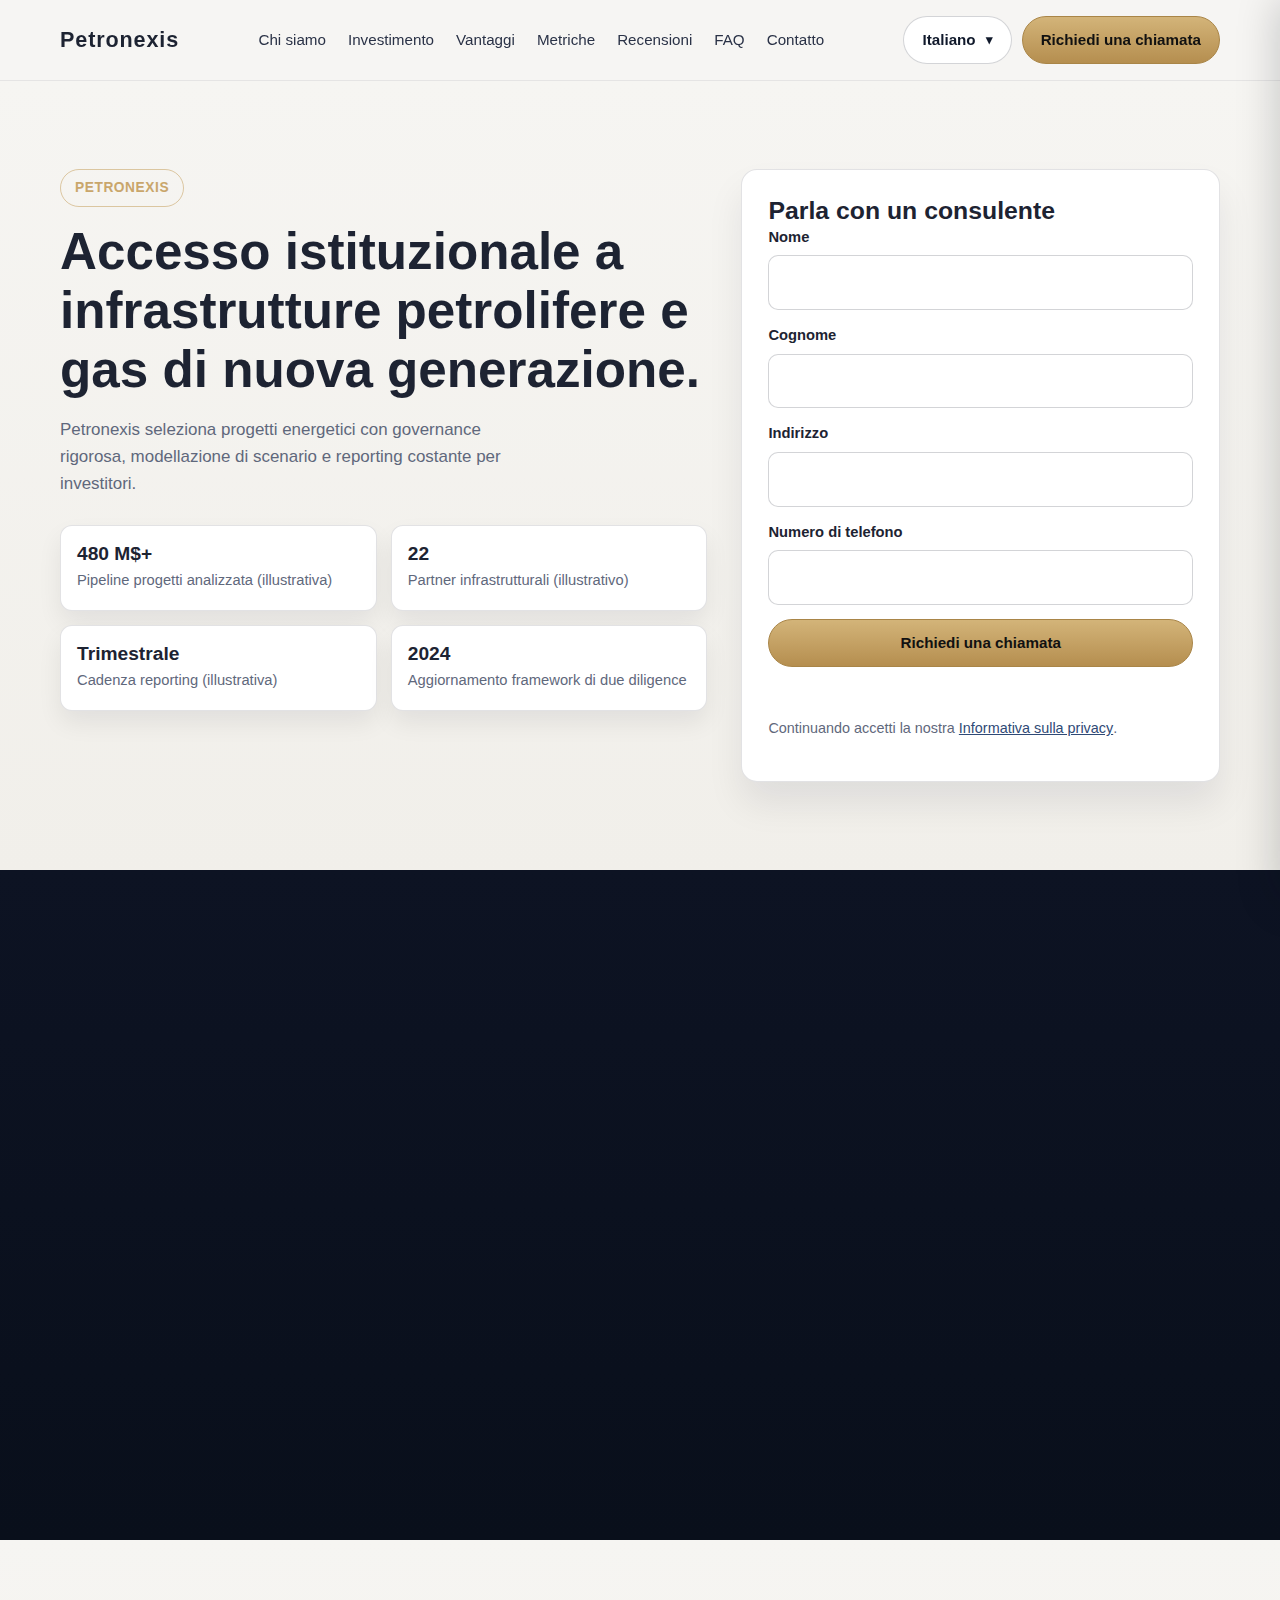
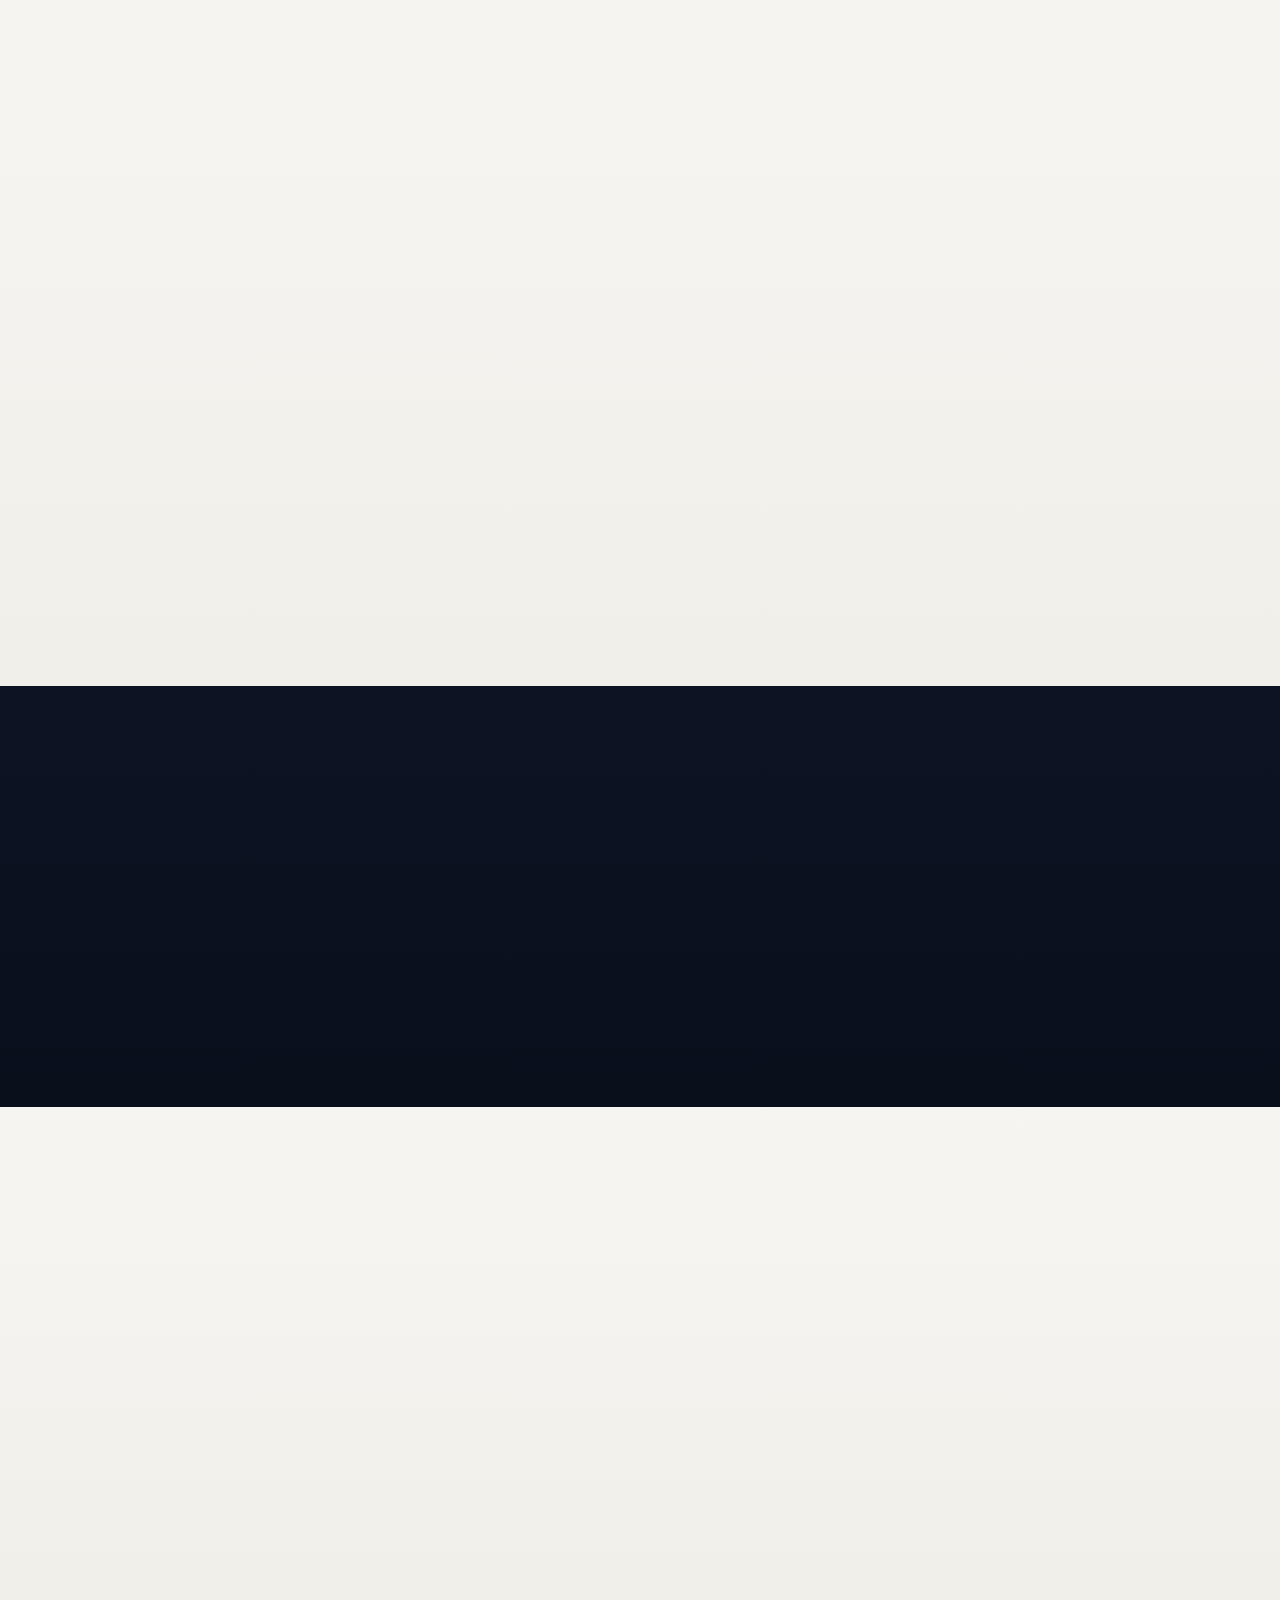
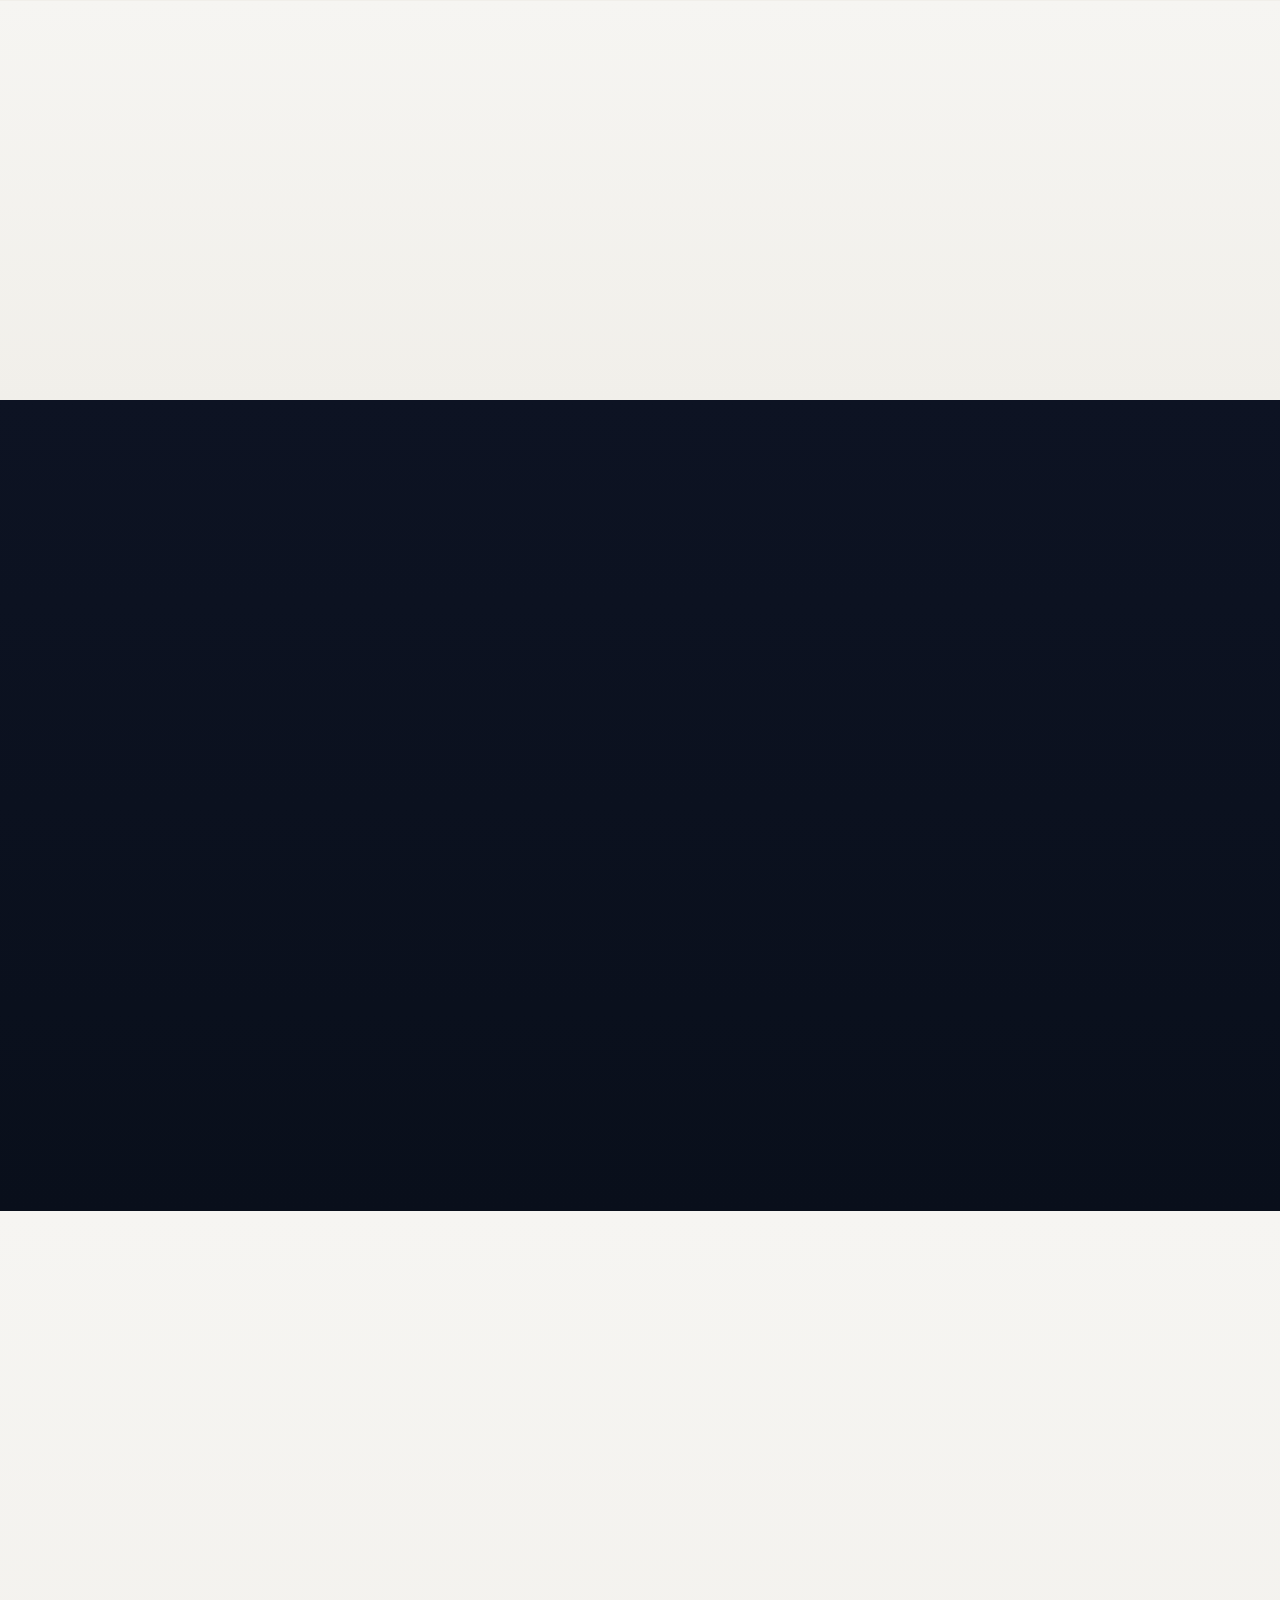
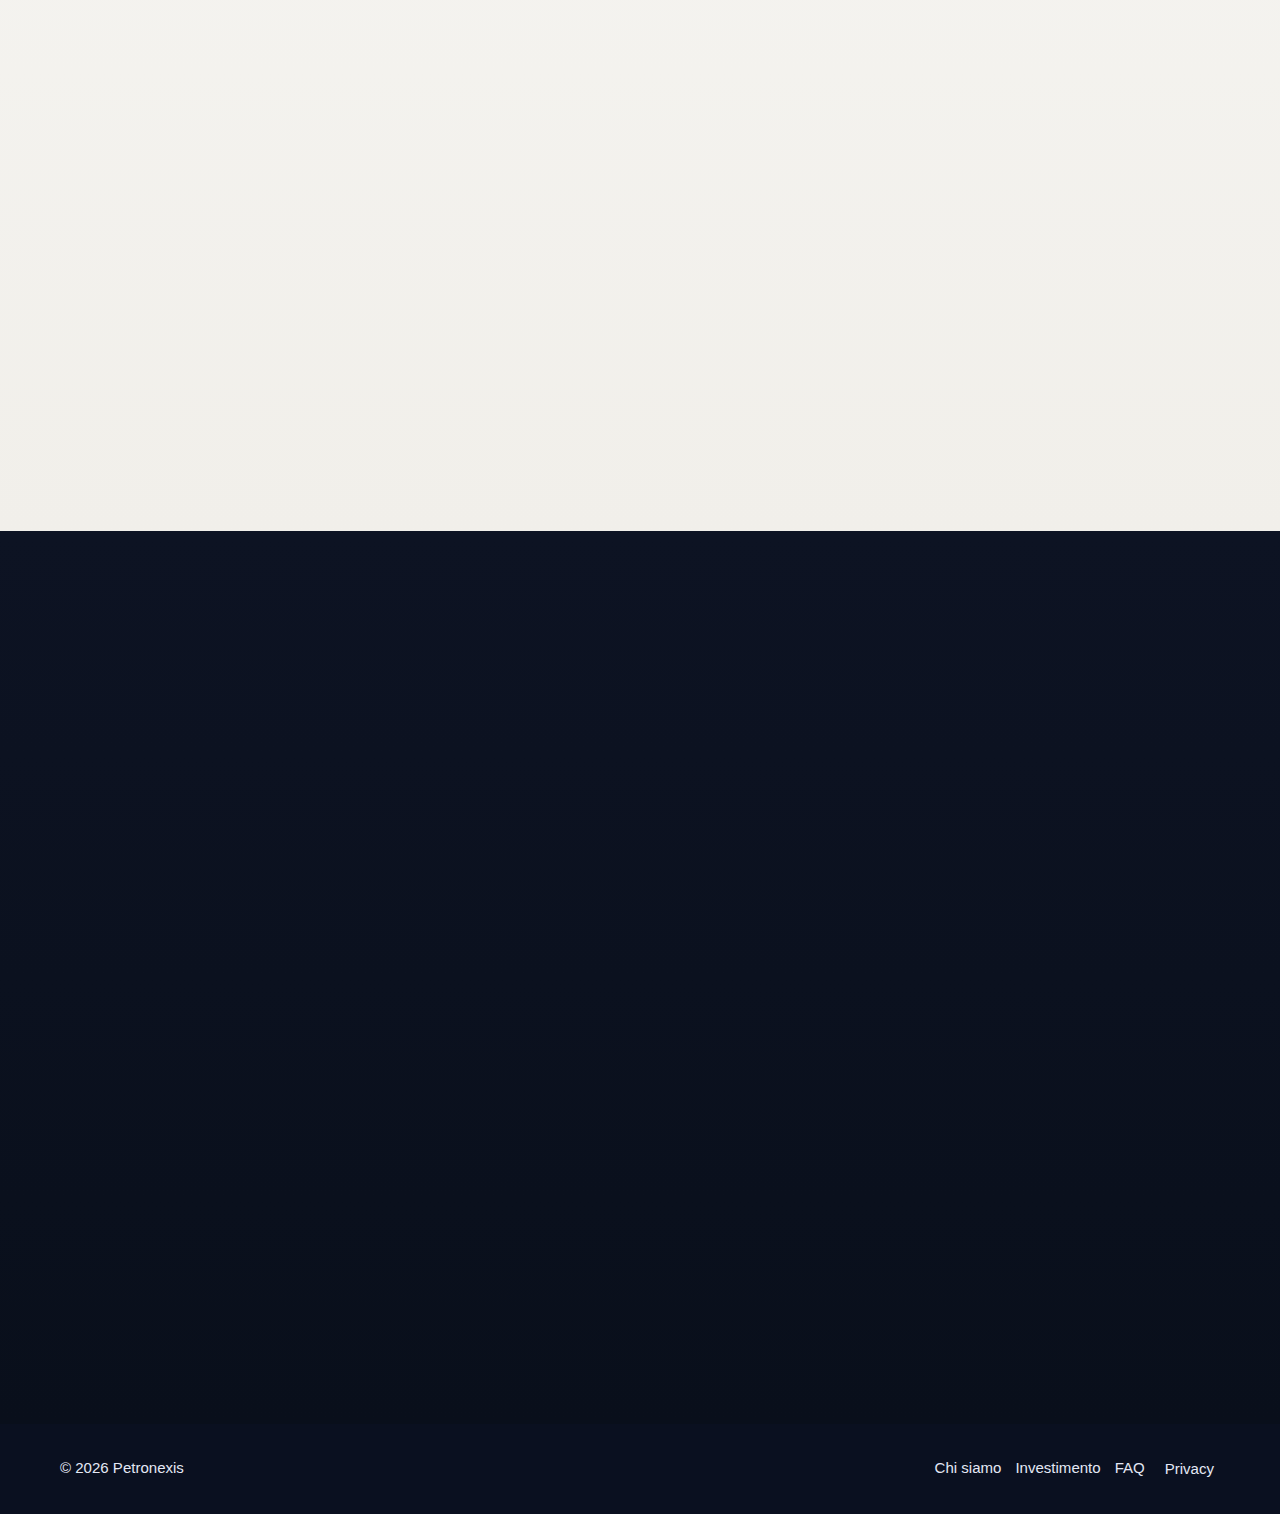
<file: it/index.html>
<!doctype html><html lang="it"><head><meta charset="UTF-8"><meta name="viewport" content="width=device-width, initial-scale=1.0"><title>Petronexis | Investimento premium in infrastrutture energetiche</title><link rel="icon" href="../assets/favicon.svg" type="image/svg+xml"><link rel="stylesheet" href="../assets/styles.css"></head><body>
<header class="site-header"><div class="container header-row"><a class="brand" href="#top">Petronexis</a><nav class="nav-links"><a href="#about">Chi siamo</a><a href="#investment">Investimento</a><a href="#advantages">Vantaggi</a><a href="#metrics">Metriche</a><a href="#reviews">Recensioni</a><a href="#faq">FAQ</a><a href="#contact">Contatto</a></nav><div class="header-actions"><div class="lang-dropdown" data-lang-dropdown><button class="lang-toggle" type="button" data-lang-toggle>Italiano</button><div class="lang-menu"><a href="../index.html">English</a><a href="../de/index.html">Deutsch</a><a href="../fr/index.html">Français</a><a href="../es/index.html">Español</a><a href="../it/index.html" aria-current="page">Italiano</a></div></div><a class="btn btn-primary" href="#contact">Richiedi una chiamata</a></div><button class="btn mobile-toggle" type="button" data-mobile-open>☰</button></div></header>
<div class="backdrop" data-mobile-backdrop></div><aside class="mobile-drawer" data-mobile-drawer><button class="icon-btn" type="button" data-mobile-close>✕</button><nav class="mobile-nav"><a href="#about">Chi siamo</a><a href="#investment">Investimento</a><a href="#advantages">Vantaggi</a><a href="#metrics">Metriche</a><a href="#reviews">Recensioni</a><a href="#faq">FAQ</a><a href="#contact">Contatto</a></nav><div class="lang-dropdown" data-lang-dropdown><button class="lang-toggle" type="button" data-lang-toggle>Italiano</button><div class="lang-menu"><a href="../index.html">English</a><a href="../de/index.html">Deutsch</a><a href="../fr/index.html">Français</a><a href="../es/index.html">Español</a><a href="../it/index.html" aria-current="page">Italiano</a></div></div><p style="margin-top:16px"><a class="btn btn-primary" href="#contact">Richiedi una chiamata</a></p></aside>
<main id="top"><section id="about" class="section section-light hero"><div class="container hero-grid reveal"><div><span class="badge-pill">Petronexis</span><h1>Accesso istituzionale a infrastrutture petrolifere e gas di nuova generazione.</h1><p class="lead">Petronexis seleziona progetti energetici con governance rigorosa, modellazione di scenario e reporting costante per investitori.</p><div class="trust-grid"><article class="trust-card"><strong>480 M$+</strong><span>Pipeline progetti analizzata (illustrativa)</span></article><article class="trust-card"><strong>22</strong><span>Partner infrastrutturali (illustrativo)</span></article><article class="trust-card"><strong>Trimestrale</strong><span>Cadenza reporting (illustrativa)</span></article><article class="trust-card"><strong>2024</strong><span>Aggiornamento framework di due diligence</span></article></div></div><div class="panel panel-light"><h2 style="font-size:1.55rem">Parla con un consulente</h2><form class="form-stack" data-demo-form data-demo-message="Demo — invio disattivato."><div><label for="f1">Nome</label><input id="f1" required></div><div><label for="l1">Cognome</label><input id="l1" required></div><div><label for="a1">Indirizzo</label><input id="a1" required></div><div><label for="p1">Numero di telefono</label><input id="p1" required></div><button class="btn btn-primary" type="submit">Richiedi una chiamata</button><div class="form-msg" aria-live="polite"></div></form><p class="notice">Continuando accetti la nostra <button type="button" data-open-privacy>Informativa sulla privacy</button>.</p></div></div></section>

<section id="investment" class="section section-dark"><div class="container reveal"><h2>Rendimento previsto (illustrativo)</h2><div class="thin-divider"></div><div class="calc-wrap"><div class="panel panel-dark"><div class="slider-group"><div class="slider-head"><label for="investment">Importo investimento</label><span class="slider-value" data-investment-value></span></div><input id="investment" type="range" min="5000" max="250000" step="1000" value="25000"></div><div class="slider-group"><div class="slider-head"><label for="yield">Rendimento annuo atteso (%)</label><span class="slider-value" data-yield-value></span></div><input id="yield" type="range" min="4" max="16" step="0.1" value="9.5"></div><div class="slider-group"><div class="slider-head"><label for="duration">Durata (anni)</label><span class="slider-value" data-duration-value></span></div><input id="duration" type="range" min="1" max="10" step="1" value="4"></div><label class="assumption"><input id="assumption-toggle" type="checkbox"> Applica scenario prudenziale</label><p class="disclaimer">Modello solo illustrativo. Non è consulenza finanziaria. I rendimenti non sono garantiti.</p></div><div class="output-box"><small>Valore totale previsto</small><div class="big-number" data-total></div><div class="kpis"><div class="kpi"><strong data-profit></strong><span>Profitto stimato</span></div><div class="kpi"><strong data-gain></strong><span>Guadagno %</span></div></div><div class="progress"><span data-progress></span></div></div></div></div></section>

<section id="advantages" class="section section-light"><div class="container reveal"><h2>Vantaggi strategici</h2><div class="thin-divider"></div><div class="cards-grid"><article class="premium-card"><div class="icon-circle">01</div><h3>Screening orientato agli asset</h3><p>Filtraggio per qualità riserve, accesso logistico e disciplina operativa.</p><div class="mini-line"></div></article><article class="premium-card"><div class="icon-circle">02</div><h3>Controllo rischio strutturato</h3><p>Allocazione a fasi e stratificazione del portafoglio per protezione downside.</p><div class="mini-line"></div></article><article class="premium-card"><div class="icon-circle">03</div><h3>Supervisione indipendente</h3><p>Revisioni tecniche e legali esterne prima delle decisioni di allocazione.</p><div class="mini-line"></div></article><article class="premium-card"><div class="icon-circle">04</div><h3>Visibilità contrattuale</h3><p>Priorità a profili con maggiore copertura da contratti di offtake.</p><div class="mini-line"></div></article><article class="premium-card"><div class="icon-circle">05</div><h3>Reporting trasparente</h3><p>Aggiornamenti finanziari e operativi chiari a ogni ciclo.</p><div class="mini-line"></div></article><article class="premium-card"><div class="icon-circle">06</div><h3>Monitoraggio esecuzione</h3><p>Controllo milestone in linea con obiettivi di tutela del capitale.</p><div class="mini-line"></div></article></div></div></section>
<section id="metrics" class="section section-dark"><div class="container reveal"><h2>Cruscotto metriche operative</h2><p>Tutti i dati mostrati sono illustrativi.</p><div class="metrics-board"><article class="metric-tile"><strong data-count-to="12" data-suffix="+">0+</strong><div>Anni operativi</div><small>illustrativo</small></article><article class="metric-tile"><strong data-count-to="340" data-suffix="+">0+</strong><div>Progetti valutati</div><small>illustrativo</small></article><article class="metric-tile"><strong data-count-to="22">0</strong><div>Partner infrastrutturali</div><small>illustrativo</small></article><article class="metric-tile"><strong data-count-to="4" data-suffix="/anno">0/anno</strong><div>Cadenza reporting</div><small>illustrativo</small></article></div></div></section>
<section class="section section-light"><div class="container duo-layout reveal"><div><h2>Pensato per un'allocazione disciplinata del capitale privato.</h2><p>Struttura dedicata a investitori che richiedono processi verificabili, documenti validati ed esposizione misurata agli asset energetici reali.</p><div class="callout"><strong>Mandato focalizzato:</strong> partecipazione selettiva a opportunità legate a produzione e logistica energetica.</div></div><div><div class="feature-rows"><article class="feature-row"><span class="check">✓</span><div><strong>Due diligence pre-impegno</strong><br>Controlli tecnici, legali e operativi prima della sottoscrizione.</div></article><article class="feature-row"><span class="check">✓</span><div><strong>Checkpoint di governance</strong><br>Fasi di allocazione collegate alla verifica delle milestone.</div></article><article class="feature-row"><span class="check">✓</span><div><strong>Comunicazione investitori</strong><br>Dashboard chiare e report periodici contestualizzati.</div></article></div></div></div></section>
<section class="section section-light" style="padding-top:0"><div class="container reveal"><h2>Indicatori di stabilità del portafoglio</h2><div class="metric-cards"><article class="metric-light"><strong>86%</strong><span>Stabilità allocazione</span></article><article class="metric-light"><strong>78%</strong><span>Copertura contrattuale</span></article><article class="metric-light"><strong>Basso–Medio</strong><span>Fascia di rischio</span></article><article class="metric-light"><strong>120 g</strong><span>Finestra di liquidità</span></article></div><div class="bars"><div class="bar-row"><span>Stabilità allocazione</span><div class="bar-track"><span style="width:86%"></span></div><span>86%</span></div><div class="bar-row"><span>Copertura contrattuale</span><div class="bar-track"><span style="width:78%"></span></div><span>78%</span></div><div class="bar-row"><span>Posizionamento rischio</span><div class="bar-track"><span style="width:64%"></span></div><span>64%</span></div><div class="bar-row"><span>Punteggio liquidità</span><div class="bar-track"><span style="width:71%"></span></div><span>71%</span></div></div></div></section>

<section id="reviews" class="section section-dark"><div class="container reveal"><h2>Recensioni investitori</h2><div class="reviews"><article class="review premium-card"><div class="review-head"><div><strong>Daniel Krauss</strong><br><small>Principal Family Office · Zurigo</small></div><span class="tag">Investitore verificato</span></div><p>Investitore dal 2023. Comunicazione sobria e documentazione costante nel tempo.</p></article><article class="review premium-card"><div class="review-head"><div><strong>Helena Ward</strong><br><small>Portfolio Manager · Londra</small></div><span class="tag">Investitore verificato</span></div><p>Investitrice dal 2024. Apprezzo l'impostazione prudenziale e la chiarezza sui rischi.</p></article><article class="review premium-card"><div class="review-head"><div><strong>Marco Leoni</strong><br><small>Investitore privato · Milano</small></div><span class="tag">Investitore verificato</span></div><p>Investitore dal 2023. Approccio concreto, focalizzato su fondamentali misurabili.</p></article><article class="review premium-card"><div class="review-head"><div><strong>Claire Moreau</strong><br><small>Imprenditrice · Parigi</small></div><span class="tag">Investitore verificato</span></div><p>Investitrice dal 2024. I report trimestrali rendono le decisioni più lineari.</p></article><article class="review premium-card"><div class="review-head"><div><strong>Javier Ortega</strong><br><small>Imprenditore · Madrid</small></div><span class="tag">Investitore verificato</span></div><p>Investitore dal 2024. Tempistiche e aspettative sono presentate in modo realistico.</p></article></div></div></section>
<section id="faq" class="section section-light"><div class="container reveal"><h2>Domande frequenti</h2><div class="faq-list"><details><summary>Cos'è Petronexis?</summary><p>Petronexis è un marchio illustrativo di investimento privato focalizzato su opportunità in petrolio, gas e infrastrutture correlate.</p></details><details><summary>Il capitale è garantito?</summary><p>No. Il capitale è a rischio e i risultati dipendono da andamento progetto e mercato.</p></details><details><summary>Quali sono i principali rischi?</summary><p>Volatilità commodity, interruzioni operative, rischio controparte e modifiche regolatorie.</p></details><details><summary>Qual è l'allocazione minima?</summary><p>Dipende dall'opportunità. Un consulente illustra le soglie indicative in fase iniziale.</p></details><details><summary>Come sono strutturati i rendimenti?</summary><p>Possono includere distribuzioni e apprezzamento di valore, in base a fase, contratti e performance.</p></details><details><summary>Quali sono termini di liquidità e uscita?</summary><p>Variano secondo struttura: finestre programmate o trasferimento secondario.</p></details><details><summary>Con quale frequenza arriva il reporting?</summary><p>Di norma trimestrale, con sintesi operative, finanziarie e di rischio.</p></details><details><summary>Qual è il focus geografico?</summary><p>Il mandato illustrativo considera corridoi energetici selezionati in Nord America, Europa e area mediterranea.</p></details><details><summary>Come vengono gestiti compliance e oversight?</summary><p>Include verifiche KYC, controllo documentale e revisione multilivello di governance.</p></details><details><summary>Per chi è adatto?</summary><p>Per investitori informati che cercano esposizione misurata al tema infrastrutture energetiche.</p></details></div></div></section>
<section id="contact" class="section section-dark"><div class="container reveal" style="max-width:760px"><h2>Prossimi passi</h2><p>Lascia i tuoi dati: un consulente Petronexis ti contatterà per valutare mandato, rischio e tempistiche.</p><div class="panel panel-dark"><form class="form-stack" data-demo-form data-demo-message="Demo — invio disattivato."><div><label for="f2">Nome</label><input id="f2" required></div><div><label for="l2">Cognome</label><input id="l2" required></div><div><label for="a2">Indirizzo</label><input id="a2" required></div><div><label for="p2">Numero di telefono</label><input id="p2" required></div><button class="btn btn-primary" type="submit">Richiedi una chiamata</button><div class="form-msg" aria-live="polite"></div></form><p class="notice" style="color:#ced5e8">Consulta la nostra <button type="button" data-open-privacy style="color:#d7b987">Informativa sulla privacy</button>.</p></div></div></section></main>
<footer><div class="container footer-grid"><div>© 2026 Petronexis</div><div class="footer-links"><a href="#about">Chi siamo</a><a href="#investment">Investimento</a><a href="#faq">FAQ</a><button type="button" data-open-privacy style="background:none;border:0;color:inherit;cursor:pointer">Privacy</button></div></div></footer>
<div class="backdrop" data-modal-backdrop></div><div class="modal" data-privacy-modal><div class="modal-head"><h2 style="font-size:1.5rem">Informativa sulla privacy</h2><button class="icon-btn" type="button" data-close-privacy>✕</button></div><p>Petronexis tratta i dati di contatto esclusivamente per rispondere alle richieste, gestire comunicazioni di onboarding e inviare aggiornamenti richiesti dagli investitori. Sono applicate misure organizzative contro accessi non autorizzati.</p><p>I dati possono includere nome, indirizzo, telefono e note di interazione. La conservazione è limitata al periodo necessario per comunicazione, obblighi normativi e follow-up.</p><p>È possibile richiedere accesso, rettifica o cancellazione dei dati personali nei limiti previsti. I moduli del sito sono dimostrativi e non attivano transazioni reali.</p><p>Usando questo sito riconosci che non esiste garanzia di rendimento e che i contenuti d'investimento hanno finalità informativa.</p><p><button class="btn" type="button" data-close-privacy>Chiudi</button></p></div>
<script src="../assets/main.js"></script></body></html>
</file>
<file: assets/styles.css>
:root {
  --dark: #0d1323;
  --dark-soft: #121a2e;
  --light: #f6f5f2;
  --light-alt: #f1efea;
  --card-light: #ffffff;
  --text-dark: #1d2332;
  --text-light: #e9edf7;
  --muted-dark: #5f687c;
  --muted-light: #a9b1c7;
  --accent: #c9a66b;
  --accent-strong: #b58e4f;
  --border-soft: rgba(13, 19, 35, 0.12);
  --border-glow: rgba(201, 166, 107, 0.35);
  --radius: 16px;
  --radius-sm: 12px;
  --container: 1160px;
  --transition: 0.28s ease;
}

* {
  box-sizing: border-box;
}

html {
  scroll-behavior: smooth;
}

body {
  margin: 0;
  font-family: "Inter", "Segoe UI", Roboto, sans-serif;
  font-size: 18px;
  line-height: 1.6;
  color: var(--text-dark);
  background: var(--light);
}

a {
  color: inherit;
  text-decoration: none;
}

img,
svg {
  display: block;
  max-width: 100%;
}

.container {
  width: min(var(--container), 92vw);
  margin: 0 auto;
}

.section {
  padding: 88px 0;
  position: relative;
}

.section-light {
  background: linear-gradient(180deg, var(--light), var(--light-alt));
  color: var(--text-dark);
}

.section-dark {
  background: linear-gradient(180deg, var(--dark), #090f1b);
  color: var(--text-light);
}

.thin-divider {
  width: 72px;
  height: 2px;
  background: linear-gradient(90deg, var(--accent), transparent);
  margin: 12px 0 20px;
}

.site-header {
  position: sticky;
  top: 0;
  z-index: 40;
  backdrop-filter: blur(10px);
  background: rgba(246, 245, 242, 0.88);
  border-bottom: 1px solid rgba(13, 19, 35, 0.07);
}

.header-row {
  display: flex;
  align-items: center;
  justify-content: space-between;
  gap: 24px;
  min-height: 80px;
}

.brand {
  font-size: 1.35rem;
  font-weight: 700;
  letter-spacing: 0.04em;
}

.nav-links {
  display: flex;
  align-items: center;
  gap: 22px;
  font-weight: 500;
  font-size: 0.95rem;
}

.nav-links a {
  position: relative;
  color: #2a3247;
}

.nav-links a::after {
  content: "";
  position: absolute;
  left: 0;
  bottom: -4px;
  width: 0;
  height: 2px;
  background: var(--accent);
  transition: width var(--transition);
}

.nav-links a:hover::after,
.nav-links a:focus-visible::after {
  width: 100%;
}

.header-actions {
  display: flex;
  align-items: center;
  gap: 10px;
}

.btn,
.lang-toggle {
  border: 1px solid rgba(13, 19, 35, 0.18);
  background: #fff;
  color: #10192b;
  border-radius: 999px;
  padding: 11px 18px;
  min-height: 46px;
  font-size: 0.95rem;
  font-weight: 600;
  transition: all var(--transition);
  cursor: pointer;
}

.btn:hover,
.lang-toggle:hover,
.btn:focus-visible,
.lang-toggle:focus-visible {
  border-color: var(--accent);
  box-shadow: 0 10px 25px rgba(13, 19, 35, 0.08);
}

.btn-primary {
  background: linear-gradient(180deg, #d3b479, var(--accent-strong));
  color: #111;
  border-color: #a98547;
}

.btn-primary:hover,
.btn-primary:focus-visible {
  filter: brightness(1.05);
}

.lang-dropdown {
  position: relative;
}

.lang-toggle {
  display: inline-flex;
  align-items: center;
  gap: 10px;
}

.lang-toggle::after {
  content: "▾";
  font-size: 0.8rem;
}

.lang-menu {
  position: absolute;
  right: 0;
  top: calc(100% + 8px);
  min-width: 180px;
  background: #fff;
  border: 1px solid rgba(13, 19, 35, 0.12);
  border-radius: var(--radius-sm);
  box-shadow: 0 18px 30px rgba(13, 19, 35, 0.16);
  padding: 8px;
  display: none;
}

.lang-dropdown.open .lang-menu {
  display: block;
}

.lang-menu a {
  display: block;
  padding: 9px 10px;
  border-radius: 8px;
  font-size: 0.92rem;
}

.lang-menu a:hover,
.lang-menu a[aria-current="page"] {
  background: rgba(201, 166, 107, 0.16);
}

.hero-grid {
  display: grid;
  grid-template-columns: 1.15fr 0.85fr;
  gap: 34px;
  align-items: start;
}

.badge-pill {
  display: inline-flex;
  align-items: center;
  padding: 7px 14px;
  border: 1px solid rgba(201, 166, 107, 0.6);
  border-radius: 999px;
  color: var(--accent);
  font-weight: 600;
  letter-spacing: 0.04em;
  font-size: 0.86rem;
  text-transform: uppercase;
}

.hero h1 {
  font-size: clamp(2.1rem, 4vw, 3.4rem);
  line-height: 1.15;
  margin: 16px 0 16px;
}

.lead {
  font-size: 1.06rem;
  max-width: 52ch;
  color: var(--muted-dark);
}

.trust-grid {
  margin-top: 28px;
  display: grid;
  grid-template-columns: repeat(2, minmax(180px, 1fr));
  gap: 14px;
}

.trust-card {
  background: var(--card-light);
  border-radius: var(--radius-sm);
  border: 1px solid var(--border-soft);
  box-shadow: 0 12px 24px rgba(13, 19, 35, 0.07);
  padding: 16px;
}

.trust-card strong {
  display: block;
  font-size: 1.2rem;
  line-height: 1.2;
}

.trust-card span {
  font-size: 0.92rem;
  color: var(--muted-dark);
}

.panel {
  border-radius: var(--radius);
  padding: 26px;
}

.panel-light {
  background: #fff;
  border: 1px solid var(--border-soft);
  box-shadow: 0 22px 36px rgba(13, 19, 35, 0.08);
}

.panel-dark {
  background: rgba(22, 31, 51, 0.78);
  border: 1px solid var(--border-glow);
  box-shadow: 0 24px 40px rgba(8, 12, 22, 0.42);
}

.form-stack {
  display: grid;
  gap: 14px;
}

label {
  font-size: 0.92rem;
  font-weight: 600;
  display: block;
  margin-bottom: 6px;
}

input,
button,
summary {
  font: inherit;
}

input {
  width: 100%;
  border-radius: 10px;
  border: 1px solid rgba(13, 19, 35, 0.18);
  padding: 12px 14px;
  min-height: 48px;
  background: #fff;
}

input:focus-visible {
  outline: 2px solid rgba(201, 166, 107, 0.5);
  border-color: var(--accent);
}

.notice {
  margin-top: 10px;
  font-size: 0.9rem;
  color: var(--muted-dark);
}

.notice button {
  background: none;
  border: 0;
  color: #2f4a76;
  text-decoration: underline;
  cursor: pointer;
  padding: 0;
}

.form-msg {
  min-height: 24px;
  font-weight: 600;
  color: #2f4a76;
}

.section h2 {
  font-size: clamp(1.7rem, 3vw, 2.6rem);
  margin: 0;
  line-height: 1.2;
}

.section p {
  margin-top: 12px;
}

.calc-wrap {
  display: grid;
  grid-template-columns: 1fr 1fr;
  gap: 30px;
}

.slider-group {
  margin-bottom: 18px;
}

.slider-head {
  display: flex;
  justify-content: space-between;
  gap: 12px;
  font-weight: 600;
  margin-bottom: 6px;
}

.slider-value {
  color: var(--accent);
}

input[type="range"] {
  padding: 0;
  min-height: unset;
  border: 0;
  accent-color: var(--accent);
}

.output-box {
  padding: 18px;
  border-radius: 14px;
  border: 1px solid rgba(201, 166, 107, 0.32);
  background: rgba(201, 166, 107, 0.08);
}

.big-number {
  font-size: clamp(2rem, 4vw, 3rem);
  font-weight: 700;
  line-height: 1.1;
  margin: 8px 0;
}

.kpis {
  display: grid;
  grid-template-columns: repeat(2, minmax(140px, 1fr));
  gap: 10px;
}

.kpi {
  border-radius: 10px;
  border: 1px solid rgba(13, 19, 35, 0.14);
  background: #fff;
  padding: 10px;
}

.kpi strong {
  display: block;
  font-size: 1.14rem;
}

.progress {
  margin-top: 16px;
  height: 10px;
  border-radius: 999px;
  background: rgba(13, 19, 35, 0.12);
  overflow: hidden;
}

.progress span {
  display: block;
  height: 100%;
  width: 0;
  border-radius: inherit;
  background: linear-gradient(90deg, var(--accent), #e1c08a);
}

.assumption {
  margin-top: 12px;
  display: inline-flex;
  align-items: center;
  gap: 8px;
  font-size: 0.92rem;
}

.assumption input {
  width: auto;
  min-height: auto;
}

.disclaimer {
  font-size: 0.88rem;
  color: var(--muted-dark);
}

.cards-grid {
  margin-top: 24px;
  display: grid;
  grid-template-columns: repeat(3, minmax(0, 1fr));
  gap: 16px;
}

.premium-card {
  border-radius: var(--radius-sm);
  padding: 18px;
}

.section-light .premium-card {
  background: #fff;
  border: 1px solid var(--border-soft);
  box-shadow: 0 12px 24px rgba(13, 19, 35, 0.08);
}

.section-dark .premium-card {
  background: rgba(23, 31, 51, 0.74);
  border: 1px solid rgba(201, 166, 107, 0.28);
  box-shadow: 0 14px 28px rgba(5, 10, 20, 0.38);
}

.icon-circle {
  width: 42px;
  height: 42px;
  border-radius: 50%;
  display: grid;
  place-items: center;
  border: 1px solid rgba(201, 166, 107, 0.6);
  color: var(--accent);
  margin-bottom: 14px;
  font-weight: 700;
}

.mini-line {
  margin-top: 12px;
  height: 4px;
  border-radius: 999px;
  background: linear-gradient(90deg, rgba(201, 166, 107, 0.75), transparent);
}

.metrics-board {
  margin-top: 24px;
  display: grid;
  grid-template-columns: repeat(4, minmax(0, 1fr));
  gap: 12px;
}

.metric-tile {
  background: rgba(22, 30, 49, 0.78);
  border: 1px solid rgba(201, 166, 107, 0.33);
  border-radius: 12px;
  padding: 14px;
}

.metric-tile strong {
  display: block;
  font-size: 1.7rem;
  margin-bottom: 3px;
}

.metric-tile small {
  color: var(--muted-light);
  font-size: 0.82rem;
}

.duo-layout {
  display: grid;
  grid-template-columns: 1fr 1fr;
  gap: 30px;
  align-items: start;
}

.feature-rows {
  display: grid;
  gap: 12px;
}

.feature-row {
  background: #fff;
  border: 1px solid var(--border-soft);
  border-radius: 12px;
  padding: 14px;
  display: flex;
  gap: 10px;
}

.check {
  width: 24px;
  height: 24px;
  border-radius: 50%;
  display: inline-grid;
  place-items: center;
  background: rgba(201, 166, 107, 0.18);
  color: #8f6a32;
  flex-shrink: 0;
}

.callout {
  margin-top: 16px;
  border-radius: 12px;
  background: linear-gradient(120deg, #111a2c, #1d2a46);
  color: #f5f7ff;
  border: 1px solid rgba(201, 166, 107, 0.38);
  padding: 16px;
}

.metric-cards {
  margin-top: 24px;
  display: grid;
  grid-template-columns: repeat(4, minmax(0, 1fr));
  gap: 12px;
}

.metric-light {
  background: #fff;
  border: 1px solid var(--border-soft);
  border-radius: 12px;
  padding: 14px;
}

.metric-light strong {
  font-size: 1.4rem;
  display: block;
}

.bars {
  margin-top: 24px;
  display: grid;
  gap: 10px;
}

.bar-row {
  display: grid;
  grid-template-columns: 210px 1fr 54px;
  align-items: center;
  gap: 10px;
  font-size: 0.9rem;
}

.bar-track {
  height: 10px;
  border-radius: 999px;
  background: rgba(13, 19, 35, 0.12);
  overflow: hidden;
}

.bar-track span {
  display: block;
  height: 100%;
  background: linear-gradient(90deg, #cfb07d, var(--accent));
}

.reviews {
  margin-top: 24px;
  display: grid;

  grid-template-columns: repeat(2, minmax(0, 1fr));
  gap: 14px;
}

.review {
  border-radius: 12px;
  padding: 16px;
}

.review-head {
  display: flex;
  justify-content: space-between;
  gap: 10px;
  align-items: start;
}


.avatar {
  width: 48px;
  height: 48px;
  border-radius: 50%;
  display: grid;
  place-items: center;
  font-size: 0.9rem;
  font-weight: 700;
  color: #1a2234;
  background: linear-gradient(180deg, #e3c793, #caa96e);
  border: 1px solid rgba(201, 166, 107, 0.75);
  flex-shrink: 0;
}

.reviewer {
  display: flex;
  align-items: center;
  gap: 10px;
}

.tag {
  background: rgba(201, 166, 107, 0.2);
  border: 1px solid rgba(201, 166, 107, 0.56);
  color: inherit;
  border-radius: 999px;
  padding: 4px 10px;
  font-size: 0.76rem;
  font-weight: 600;
}

.faq-list {
  margin-top: 20px;
  display: grid;
  gap: 10px;
}

details {
  border-radius: 12px;
  padding: 14px;
}

.section-light details {
  background: #fff;
  border: 1px solid var(--border-soft);
}

.section-dark details {
  background: rgba(23, 31, 51, 0.78);
  border: 1px solid rgba(201, 166, 107, 0.25);
}

summary {
  cursor: pointer;
  font-weight: 600;
}

footer {
  padding: 32px 0;
  background: #0a1020;
  color: #e4e8f5;
}

.footer-grid {
  display: flex;
  flex-wrap: wrap;
  justify-content: space-between;
  gap: 16px;
  font-size: 0.94rem;
}

.footer-links {
  display: flex;
  flex-wrap: wrap;
  gap: 14px;
}

.backdrop {
  position: fixed;
  inset: 0;
  background: rgba(6, 9, 16, 0.62);
  display: none;
  z-index: 70;
}

.backdrop.show {
  display: block;
}

.modal {
  position: fixed;
  inset: 50% auto auto 50%;
  transform: translate(-50%, -50%);
  width: min(760px, 92vw);
  max-height: 82vh;
  overflow: auto;
  background: #fff;
  border-radius: 16px;
  border: 1px solid rgba(13, 19, 35, 0.18);
  box-shadow: 0 28px 50px rgba(8, 11, 20, 0.35);
  padding: 22px;
  display: none;
  z-index: 80;
}

.modal.show {
  display: block;
}

.modal-head {
  display: flex;
  justify-content: space-between;
  align-items: center;
  gap: 10px;
}

.icon-btn {
  border: 1px solid rgba(13, 19, 35, 0.18);
  background: #fff;
  width: 36px;
  height: 36px;
  border-radius: 50%;
  cursor: pointer;
}

.mobile-toggle {
  display: none;
}

.mobile-drawer {
  position: fixed;
  top: 0;
  right: 0;
  bottom: 0;
  width: min(360px, 88vw);
  background: #fff;
  box-shadow: -20px 0 40px rgba(9, 13, 22, 0.2);
  padding: 22px;
  z-index: 90;
  transform: translateX(105%);
  transition: transform var(--transition);
}

.mobile-drawer.show {
  transform: translateX(0);
}

.mobile-nav {
  display: grid;
  gap: 12px;
  margin: 18px 0;
}

.reveal {
  opacity: 0;
  transform: translateY(18px);
  transition: opacity 0.5s ease, transform 0.5s ease;
}

.reveal.show {
  opacity: 1;
  transform: translateY(0);
}

@media (max-width: 1024px) {
  body {
    font-size: 17px;
  }
  .nav-links,
  .header-actions {
    display: none;
  }
  .mobile-toggle {
    display: inline-flex;
  }
  .hero-grid,
  .calc-wrap,
  .duo-layout {
    grid-template-columns: 1fr;
  }
  .cards-grid,
  .metrics-board,
  .metric-cards,
  .reviews {
    grid-template-columns: 1fr 1fr;
  }
  .bar-row {
    grid-template-columns: 140px 1fr 44px;
    font-size: 0.84rem;
  }
}

@media (max-width: 700px) {
  .section {
    padding: 72px 0;
  }
  .trust-grid,
  .cards-grid,
  .metrics-board,
  .metric-cards,
  .reviews,
  .kpis {
    grid-template-columns: 1fr;
  }
  .bar-row {
    grid-template-columns: 1fr;
    gap: 6px;
  }
}
</file>
